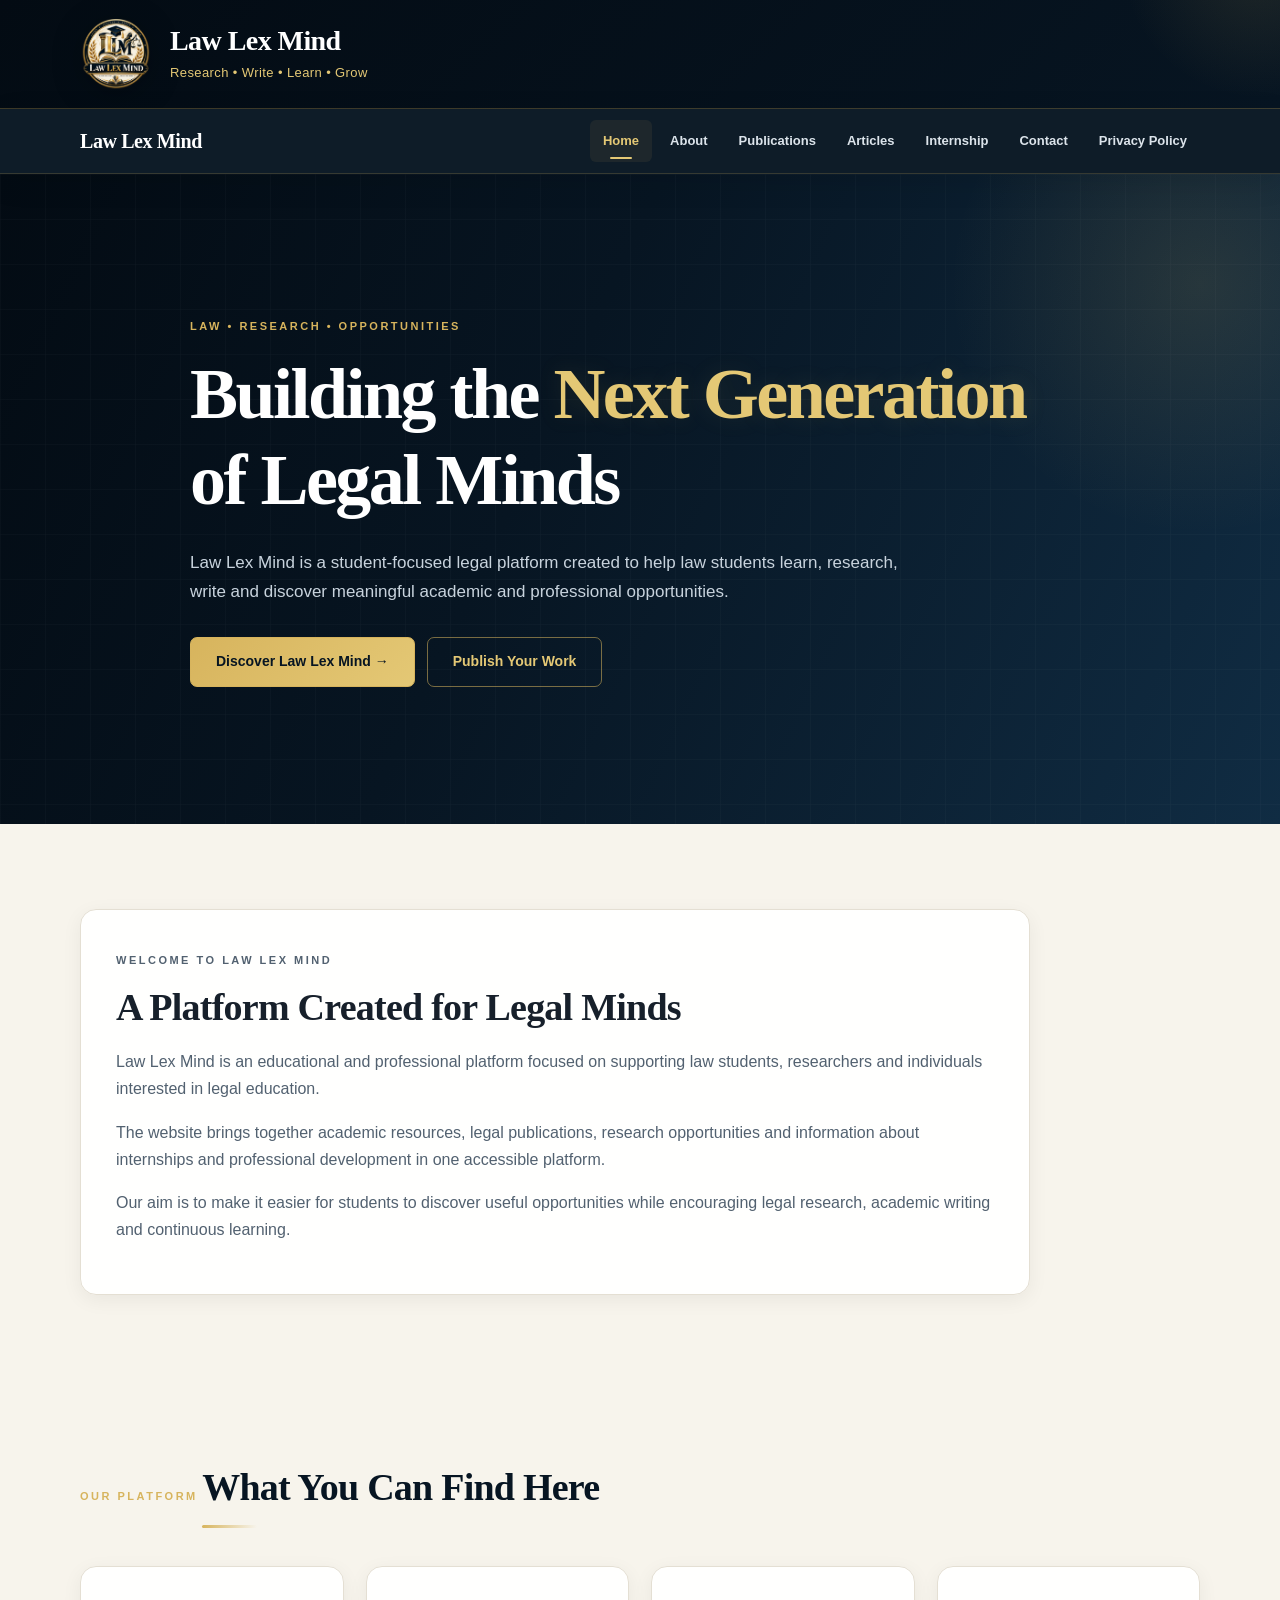
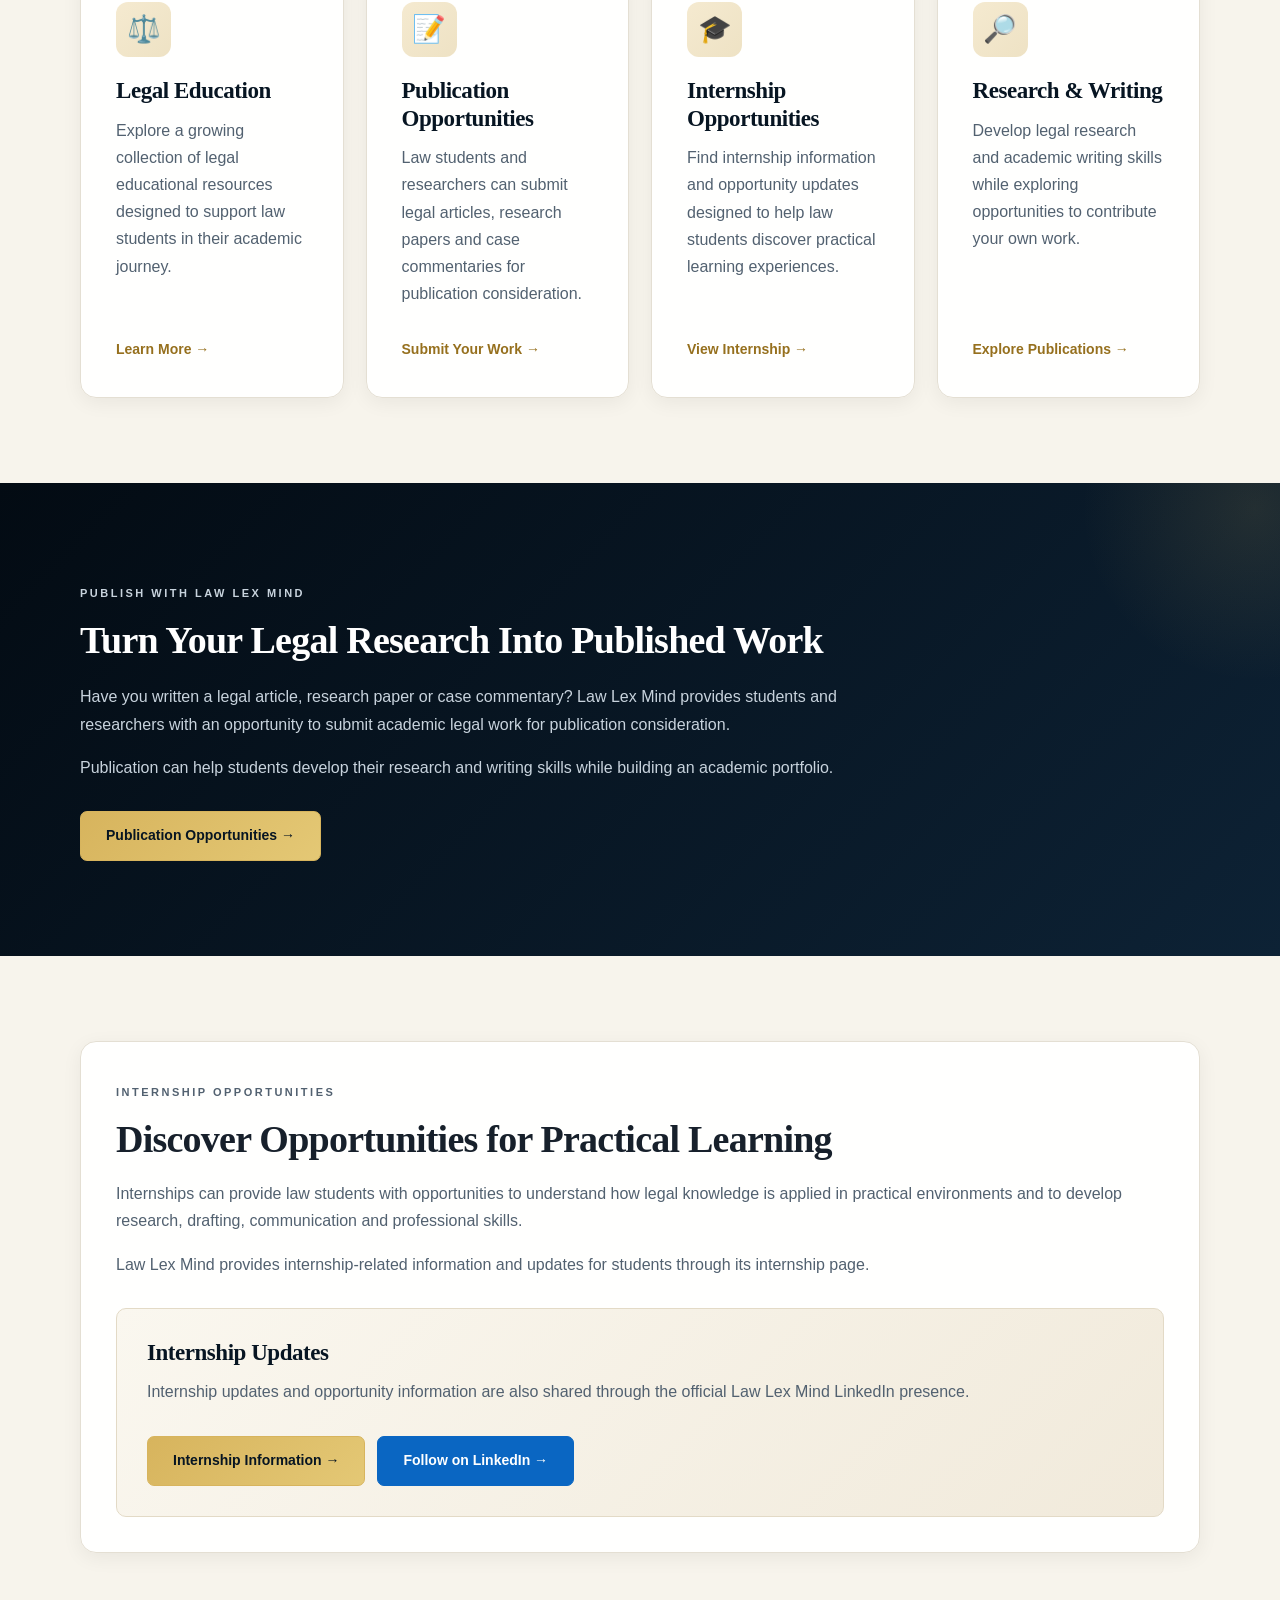
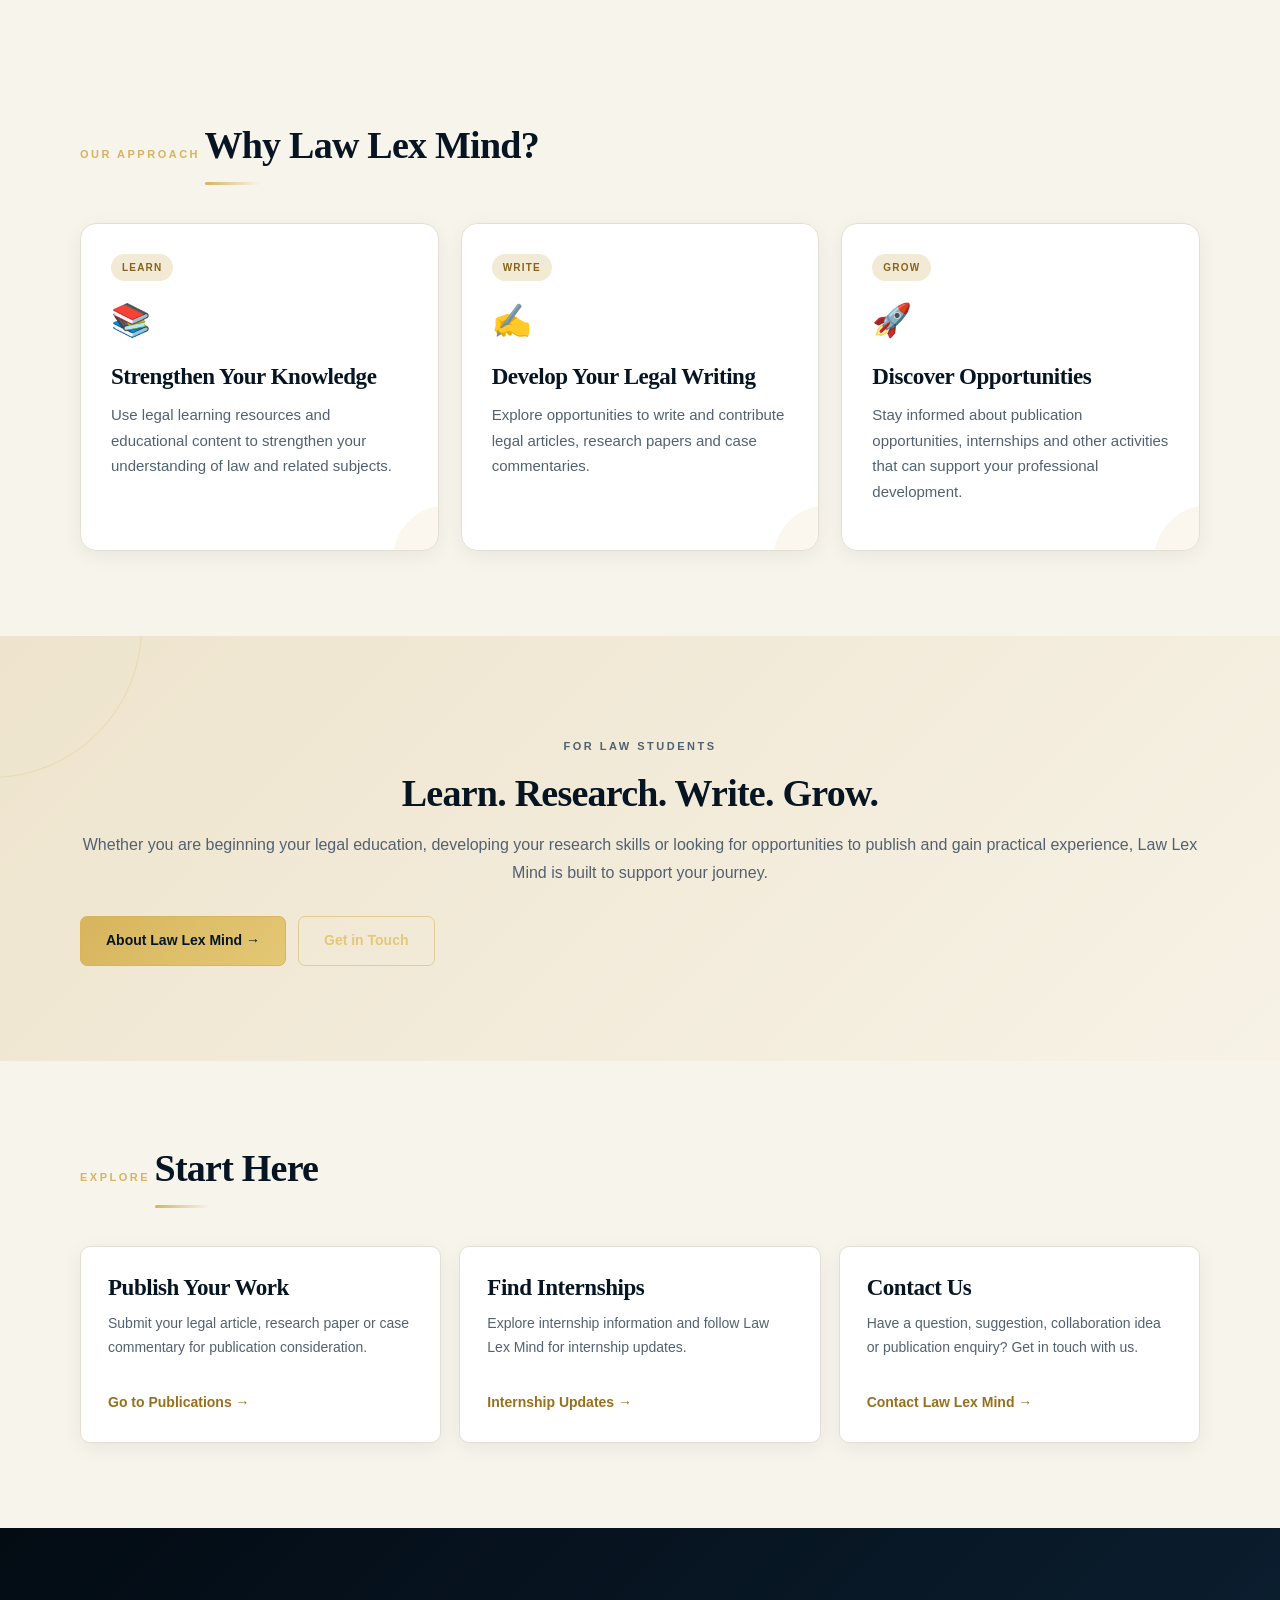
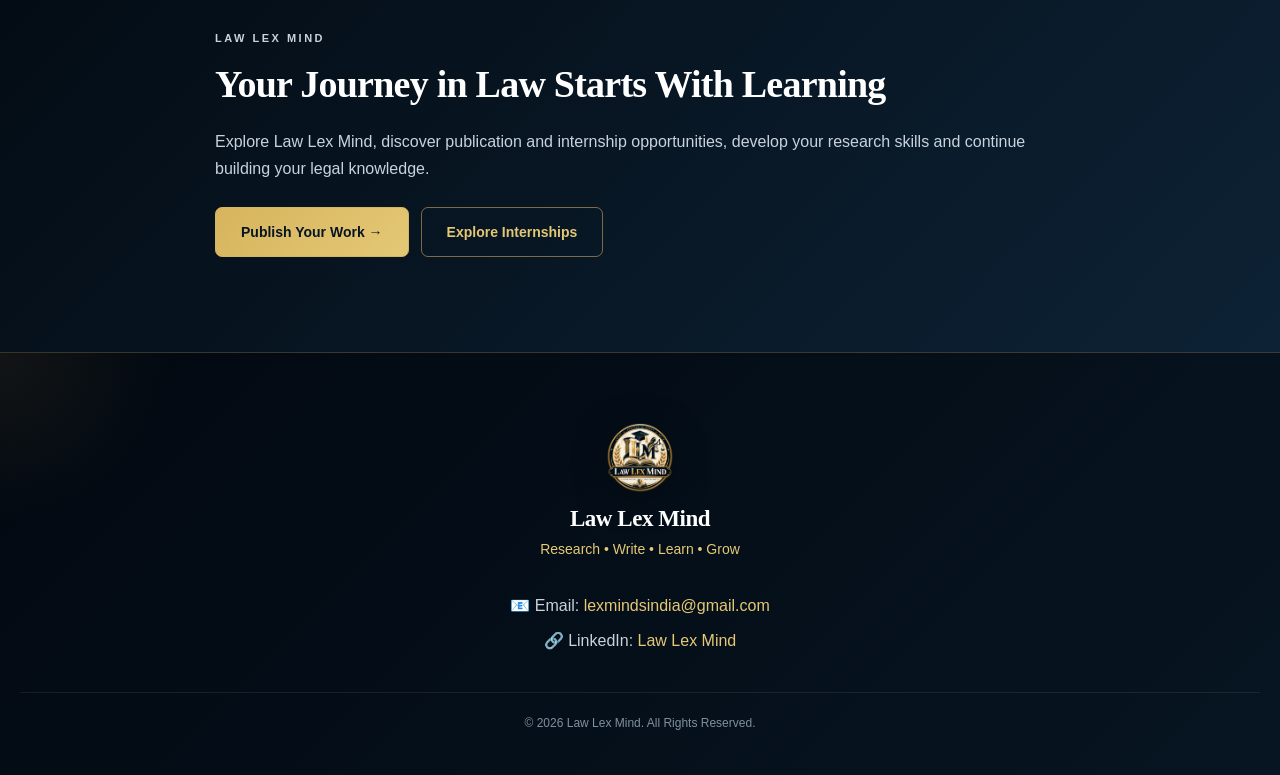
<file: index.html>
<!DOCTYPE html>
<html lang="en">

<head>

  <meta charset="UTF-8">

  <meta name="viewport"
        content="width=device-width, initial-scale=1.0">

  <title>Law Lex Mind | Legal Education, Publications & Opportunities</title>

  <meta name="description"
        content="Law Lex Mind is a student-focused legal education platform providing legal resources, publication opportunities, internship information, research guidance and opportunities for law students.">

  <meta name="keywords"
        content="Law Lex Mind, law students, legal education, legal research, legal publications, law internships, law students opportunities, legal articles">

  <meta name="author"
        content="Law Lex Mind">

  <link rel="icon"
        type="image/png"
        href="logo.png">

  <link rel="stylesheet"
        href="style.css">

</head>


<body>


<!-- =====================================================
     HEADER
===================================================== -->

<header class="site-header">

  <div class="logo-area">

    <img
      src="logo.png"
      alt="Law Lex Mind Logo"
      class="site-logo">

    <div class="brand-text">

      <h1>
        Law Lex Mind
      </h1>

      <p>
        Research • Write • Learn • Grow
      </p>

    </div>

  </div>

</header>


<!-- =====================================================
     NAVIGATION
===================================================== -->

<nav class="main-navigation">

  <div class="nav-inner">

    <div class="nav-brand">
      <a href="index.html">Law Lex Mind</a>
    </div>

    <div class="nav-links">

      <a href="index.html" class="active">Home</a>

      <a href="about.html">About</a>

      <a href="publications.html">Publications</a>

      <a href="articles.html">Articles</a>

      <a href="internship.html">Internship</a>

      <a href="contact.html">Contact</a>

      <a href="policy.html">Privacy Policy</a>

    </div>

  </div>

</nav>


<!-- =====================================================
     HERO
===================================================== -->

<section class="hero">

  <div class="hero-content">

    <p class="hero-tag">
      LAW • RESEARCH • OPPORTUNITIES
    </p>

    <h2>

      Building the
      <span>Next Generation</span>
      of Legal Minds

    </h2>

    <p class="hero-text">

      Law Lex Mind is a student-focused legal platform
      created to help law students learn, research,
      write and discover meaningful academic and
      professional opportunities.

    </p>


    <div class="hero-buttons">

      <a
        href="about.html"
        class="btn">

        Discover Law Lex Mind →

      </a>

      <a
        href="publications.html"
        class="btn secondary-btn">

        Publish Your Work

      </a>

    </div>

  </div>

</section>


<!-- =====================================================
     INTRODUCTION
===================================================== -->

<section class="container">

  <div class="card intro-card">

    <p class="small-heading">
      WELCOME TO LAW LEX MIND
    </p>

    <h2>
      A Platform Created for Legal Minds
    </h2>

    <p>

      Law Lex Mind is an educational and professional
      platform focused on supporting law students,
      researchers and individuals interested in legal
      education.

    </p>

    <p>

      The website brings together academic resources,
      legal publications, research opportunities and
      information about internships and professional
      development in one accessible platform.

    </p>

    <p>

      Our aim is to make it easier for students to
      discover useful opportunities while encouraging
      legal research, academic writing and continuous
      learning.

    </p>

  </div>

</section>


<!-- =====================================================
     WHAT LAW LEX MIND OFFERS
===================================================== -->

<section class="container">

  <div class="section-heading">

    <p class="small-heading">
      OUR PLATFORM
    </p>

    <h2>
      What You Can Find Here
    </h2>

  </div>


  <div class="feature-grid">


    <!-- EDUCATION -->

    <div class="card feature-card">

      <div class="feature-icon">
        ⚖️
      </div>

      <h3>
        Legal Education
      </h3>

      <p>

        Explore a growing collection of legal
        educational resources designed to support
        law students in their academic journey.

      </p>

      <a
        href="about.html"
        class="article-link">

        Learn More →

      </a>

    </div>


    <!-- PUBLICATIONS -->

    <div class="card feature-card">

      <div class="feature-icon">
        📝
      </div>

      <h3>
        Publication Opportunities
      </h3>

      <p>

        Law students and researchers can submit
        legal articles, research papers and case
        commentaries for publication consideration.

      </p>

      <a
        href="publications.html"
        class="article-link">

        Submit Your Work →

      </a>

    </div>


    <!-- INTERNSHIPS -->

    <div class="card feature-card">

      <div class="feature-icon">
        🎓
      </div>

      <h3>
        Internship Opportunities
      </h3>

      <p>

        Find internship information and opportunity
        updates designed to help law students discover
        practical learning experiences.

      </p>

      <a
        href="internship.html"
        class="article-link">

        View Internship →

      </a>

    </div>


    <!-- RESEARCH -->

    <div class="card feature-card">

      <div class="feature-icon">
        🔎
      </div>

      <h3>
        Research & Writing
      </h3>

      <p>

        Develop legal research and academic writing
        skills while exploring opportunities to
        contribute your own work.

      </p>

      <a
        href="publications.html"
        class="article-link">

        Explore Publications →

      </a>

    </div>

  </div>

</section>


<!-- =====================================================
     PUBLICATION SECTION
===================================================== -->

<section class="dark-section">

  <div class="container">

    <div class="purpose-content">

      <p class="small-heading">
        PUBLISH WITH LAW LEX MIND
      </p>

      <h2>
        Turn Your Legal Research Into Published Work
      </h2>

      <p>

        Have you written a legal article, research paper
        or case commentary?

        Law Lex Mind provides students and researchers
        with an opportunity to submit academic legal
        work for publication consideration.

      </p>

      <p>

        Publication can help students develop their
        research and writing skills while building an
        academic portfolio.

      </p>


      <div class="hero-buttons">

        <a
          href="publications.html"
          class="btn">

          Publication Opportunities →

        </a>

      </div>

    </div>

  </div>

</section>


<!-- =====================================================
     INTERNSHIP SECTION
===================================================== -->

<section class="container">

  <div class="card">

    <p class="small-heading">
      INTERNSHIP OPPORTUNITIES
    </p>

    <h2>
      Discover Opportunities for Practical Learning
    </h2>

    <p>

      Internships can provide law students with
      opportunities to understand how legal knowledge
      is applied in practical environments and to
      develop research, drafting, communication and
      professional skills.

    </p>

    <p>

      Law Lex Mind provides internship-related
      information and updates for students through
      its internship page.

    </p>


    <div class="submission-box">

      <h3>
        Internship Updates
      </h3>

      <p>

        Internship updates and opportunity information
        are also shared through the official Law Lex Mind
        LinkedIn presence.

      </p>

      <div class="hero-buttons">

        <a
          href="internship.html"
          class="btn">

          Internship Information →

        </a>

        <a
          href="https://www.linkedin.com/company/legal-school-notes/"
          target="_blank"
          rel="noopener noreferrer"
          class="btn linkedin-btn">

          Follow on LinkedIn →

        </a>

      </div>

    </div>

  </div>

</section>


<!-- =====================================================
     WHY LAW LEX MIND
===================================================== -->

<section class="container">

  <div class="section-heading">

    <p class="small-heading">
      OUR APPROACH
    </p>

    <h2>
      Why Law Lex Mind?
    </h2>

  </div>


  <div class="article-grid">


    <div class="article-card">

      <span class="article-category">
        LEARN
      </span>

      <div class="article-icon">
        📚
      </div>

      <h3>
        Strengthen Your Knowledge
      </h3>

      <p>

        Use legal learning resources and educational
        content to strengthen your understanding of
        law and related subjects.

      </p>

    </div>


    <div class="article-card">

      <span class="article-category">
        WRITE
      </span>

      <div class="article-icon">
        ✍️
      </div>

      <h3>
        Develop Your Legal Writing
      </h3>

      <p>

        Explore opportunities to write and contribute
        legal articles, research papers and case
        commentaries.

      </p>

    </div>


    <div class="article-card">

      <span class="article-category">
        GROW
      </span>

      <div class="article-icon">
        🚀
      </div>

      <h3>
        Discover Opportunities
      </h3>

      <p>

        Stay informed about publication opportunities,
        internships and other activities that can
        support your professional development.

      </p>

    </div>

  </div>

</section>


<!-- =====================================================
     STUDENT COMMUNITY
===================================================== -->

<section class="cta-section">

  <div class="container">

    <p class="small-heading">
      FOR LAW STUDENTS
    </p>

    <h2>
      Learn. Research. Write. Grow.
    </h2>

    <p>

      Whether you are beginning your legal education,
      developing your research skills or looking for
      opportunities to publish and gain practical
      experience, Law Lex Mind is built to support
      your journey.

    </p>

    <div class="hero-buttons">

      <a
        href="about.html"
        class="btn">

        About Law Lex Mind →

      </a>

      <a
        href="contact.html"
        class="btn secondary-btn">

        Get in Touch

      </a>

    </div>

  </div>

</section>


<!-- =====================================================
     QUICK LINKS
===================================================== -->

<section class="container">

  <div class="section-heading">

    <p class="small-heading">
      EXPLORE
    </p>

    <h2>
      Start Here
    </h2>

  </div>


  <div class="publication-info">


    <div class="publication-info-box">

      <h3>
        Publish Your Work
      </h3>

      <p>

        Submit your legal article, research paper or
        case commentary for publication consideration.

      </p>

      <a
        href="publications.html"
        class="article-link">

        Go to Publications →

      </a>

    </div>


    <div class="publication-info-box">

      <h3>
        Find Internships
      </h3>

      <p>

        Explore internship information and follow
        Law Lex Mind for internship updates.

      </p>

      <a
        href="internship.html"
        class="article-link">

        Internship Updates →

      </a>

    </div>


    <div class="publication-info-box">

      <h3>
        Contact Us
      </h3>

      <p>

        Have a question, suggestion, collaboration idea
        or publication enquiry? Get in touch with us.

      </p>

      <a
        href="contact.html"
        class="article-link">

        Contact Law Lex Mind →

      </a>

    </div>


  </div>

</section>


<!-- =====================================================
     FINAL CTA
===================================================== -->

<section class="policy-contact">

  <div class="contact-content">

    <p class="small-heading">
      LAW LEX MIND
    </p>

    <h2>
      Your Journey in Law Starts With Learning
    </h2>

    <p>

      Explore Law Lex Mind, discover publication and
      internship opportunities, develop your research
      skills and continue building your legal knowledge.

    </p>

    <div class="hero-buttons">

      <a
        href="publications.html"
        class="btn">

        Publish Your Work →

      </a>

      <a
        href="internship.html"
        class="btn secondary-btn">

        Explore Internships

      </a>

    </div>

  </div>

</section>


<!-- =====================================================
     FOOTER
===================================================== -->

<footer class="site-footer">


  <div class="footer-logo">

    <img
      src="logo.png"
      alt="Law Lex Mind Logo"
      class="footer-logo-img">

    <h3>
      Law Lex Mind
    </h3>

    <p>
      Research • Write • Learn • Grow
    </p>

  </div>



  <div class="footer-contact">

    <p>

      📧 Email:

      <a href="mailto:lexmindsindia@gmail.com">

        lexmindsindia@gmail.com

      </a>

    </p>


    <p>

      🔗 LinkedIn:

      <a
        href="https://www.linkedin.com/company/legal-school-notes/"
        target="_blank"
        rel="noopener noreferrer">

        Law Lex Mind

      </a>

    </p>

  </div>


  <p class="copyright">

    © 2026 Law Lex Mind.
    All Rights Reserved.

  </p>


</footer>


</body>

</html>
</file>
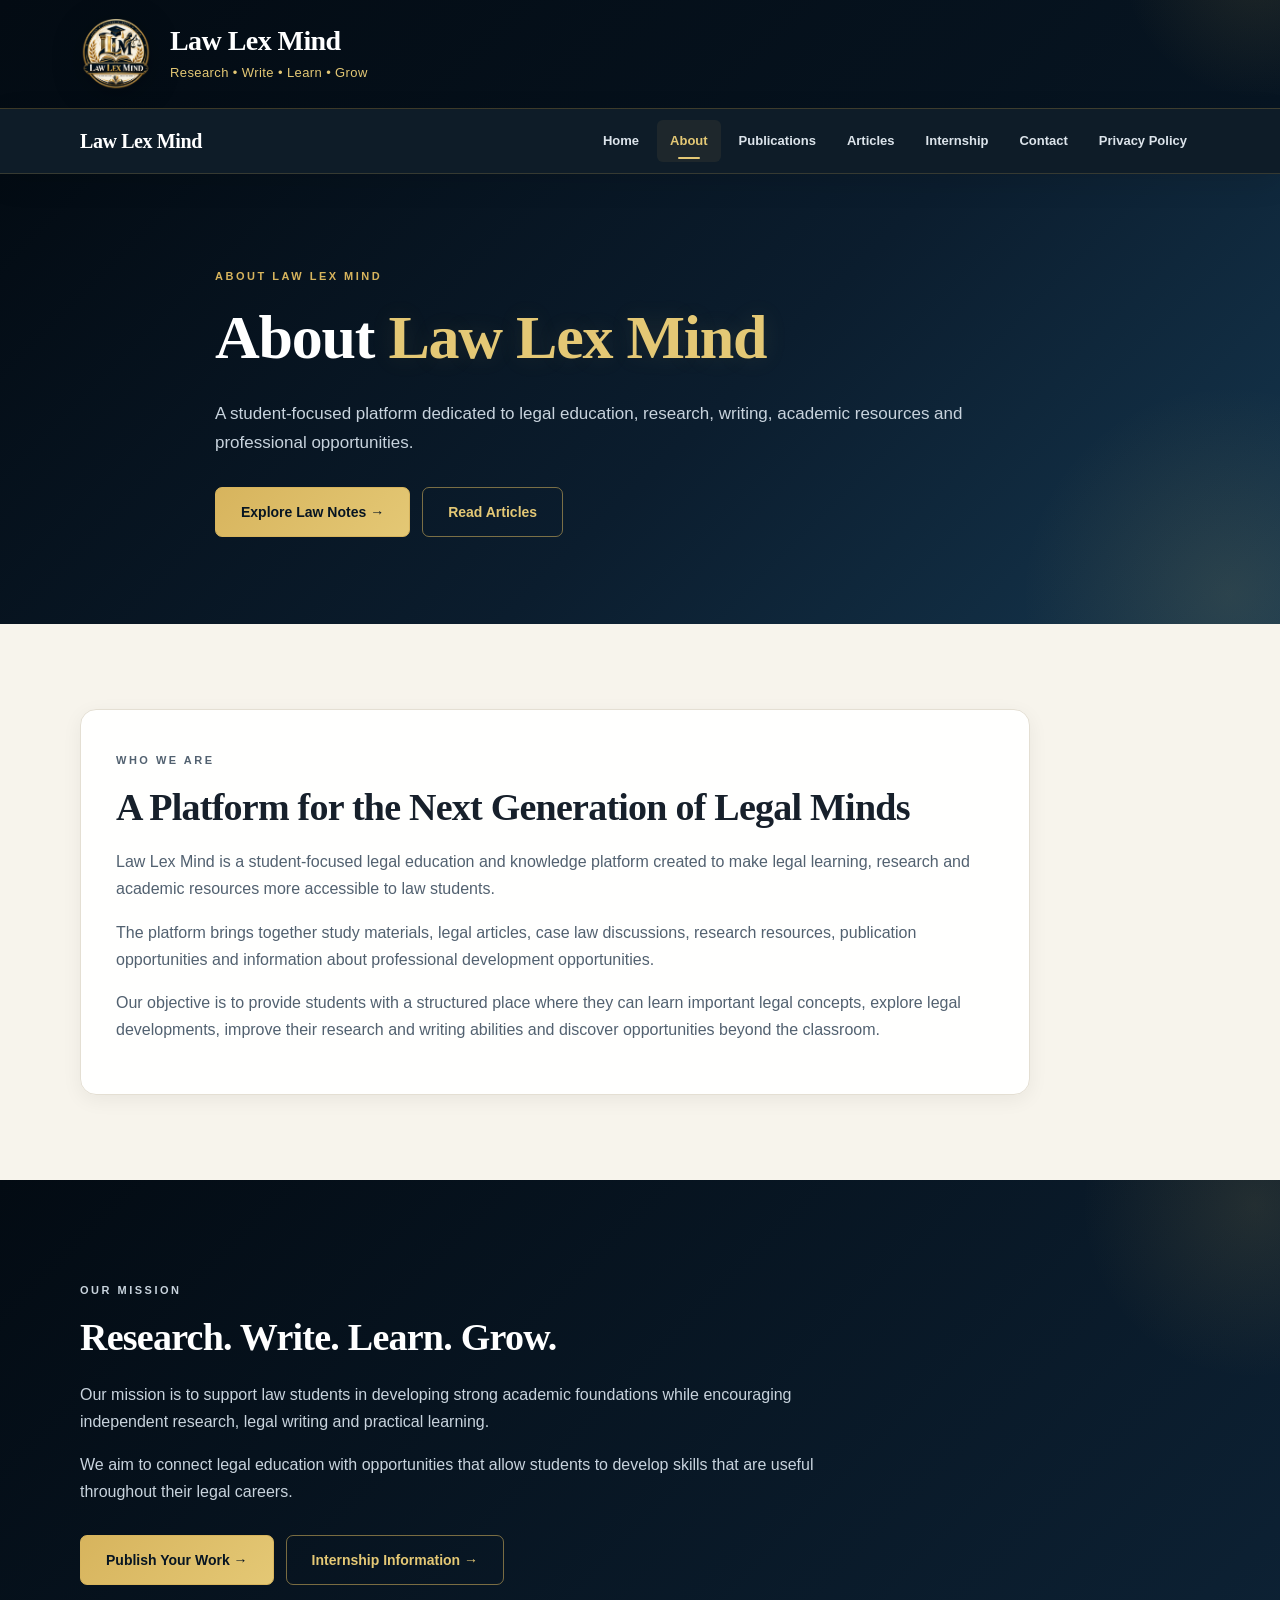
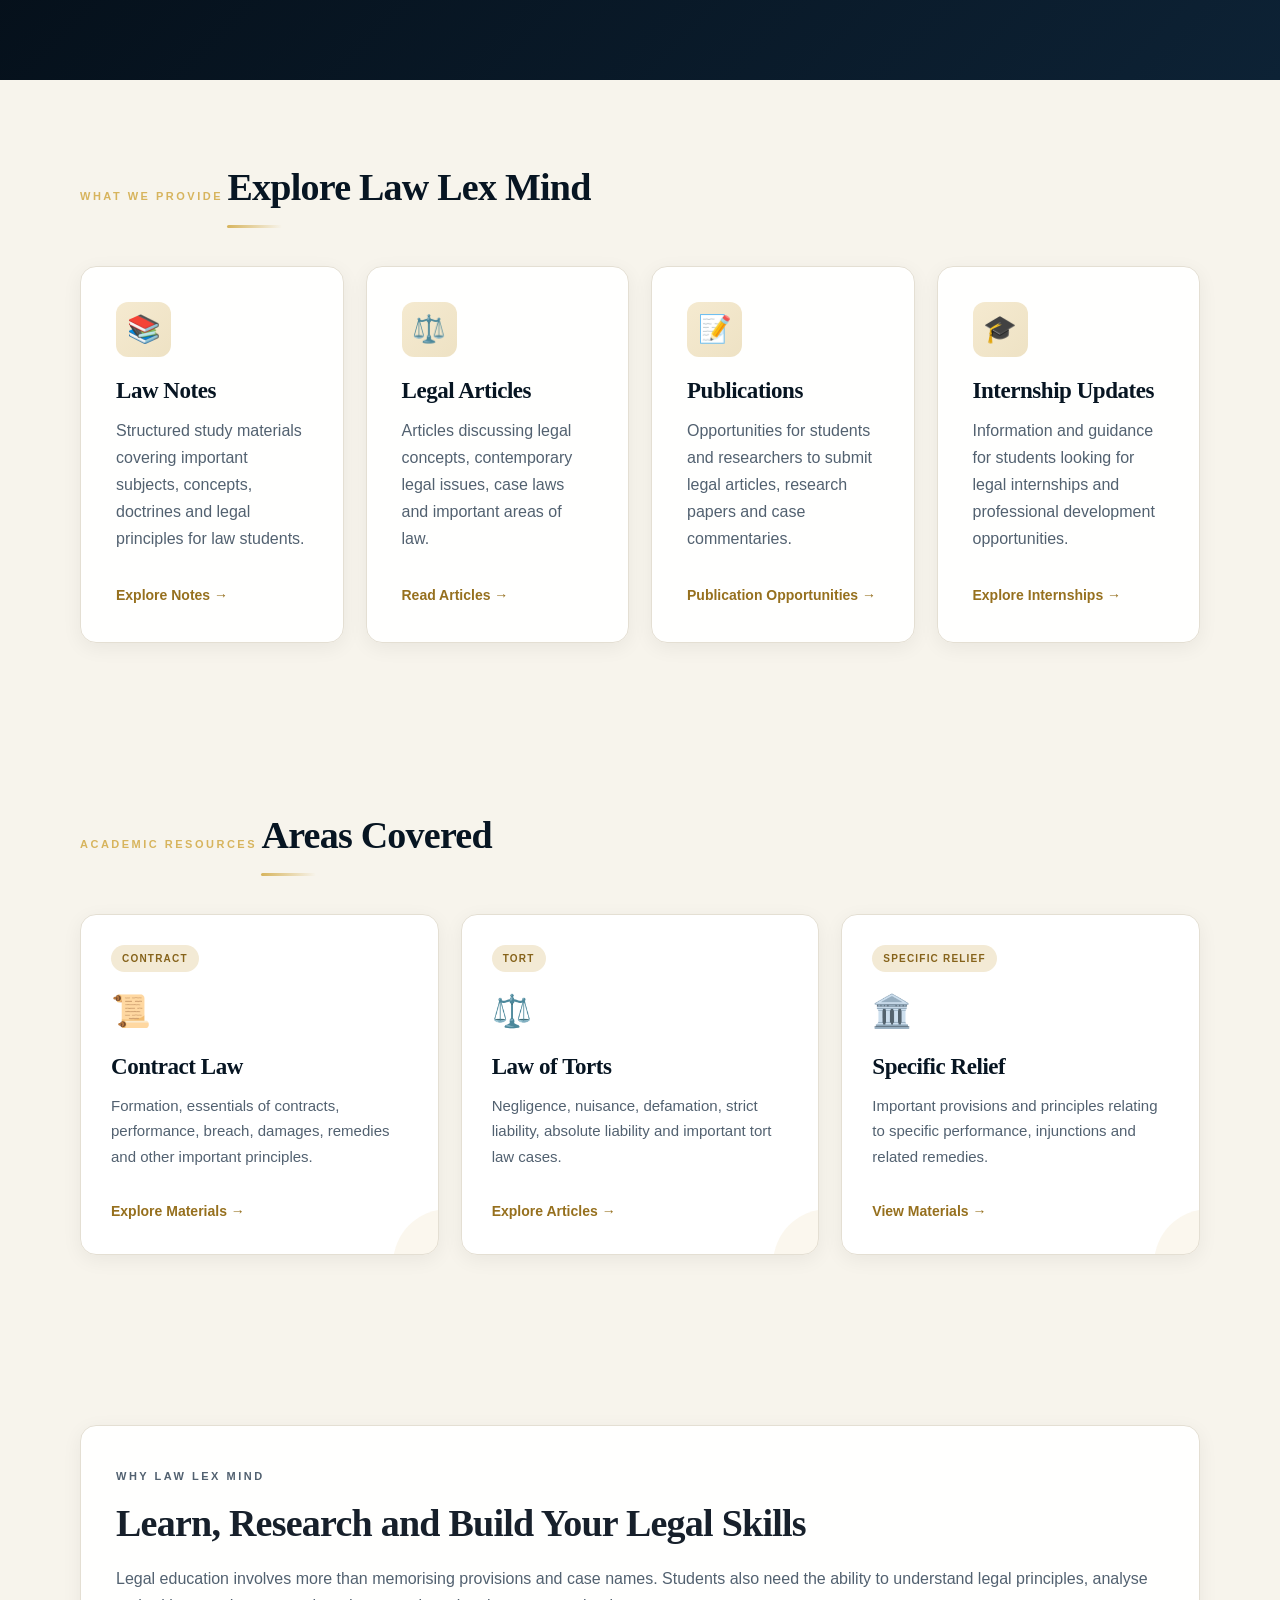
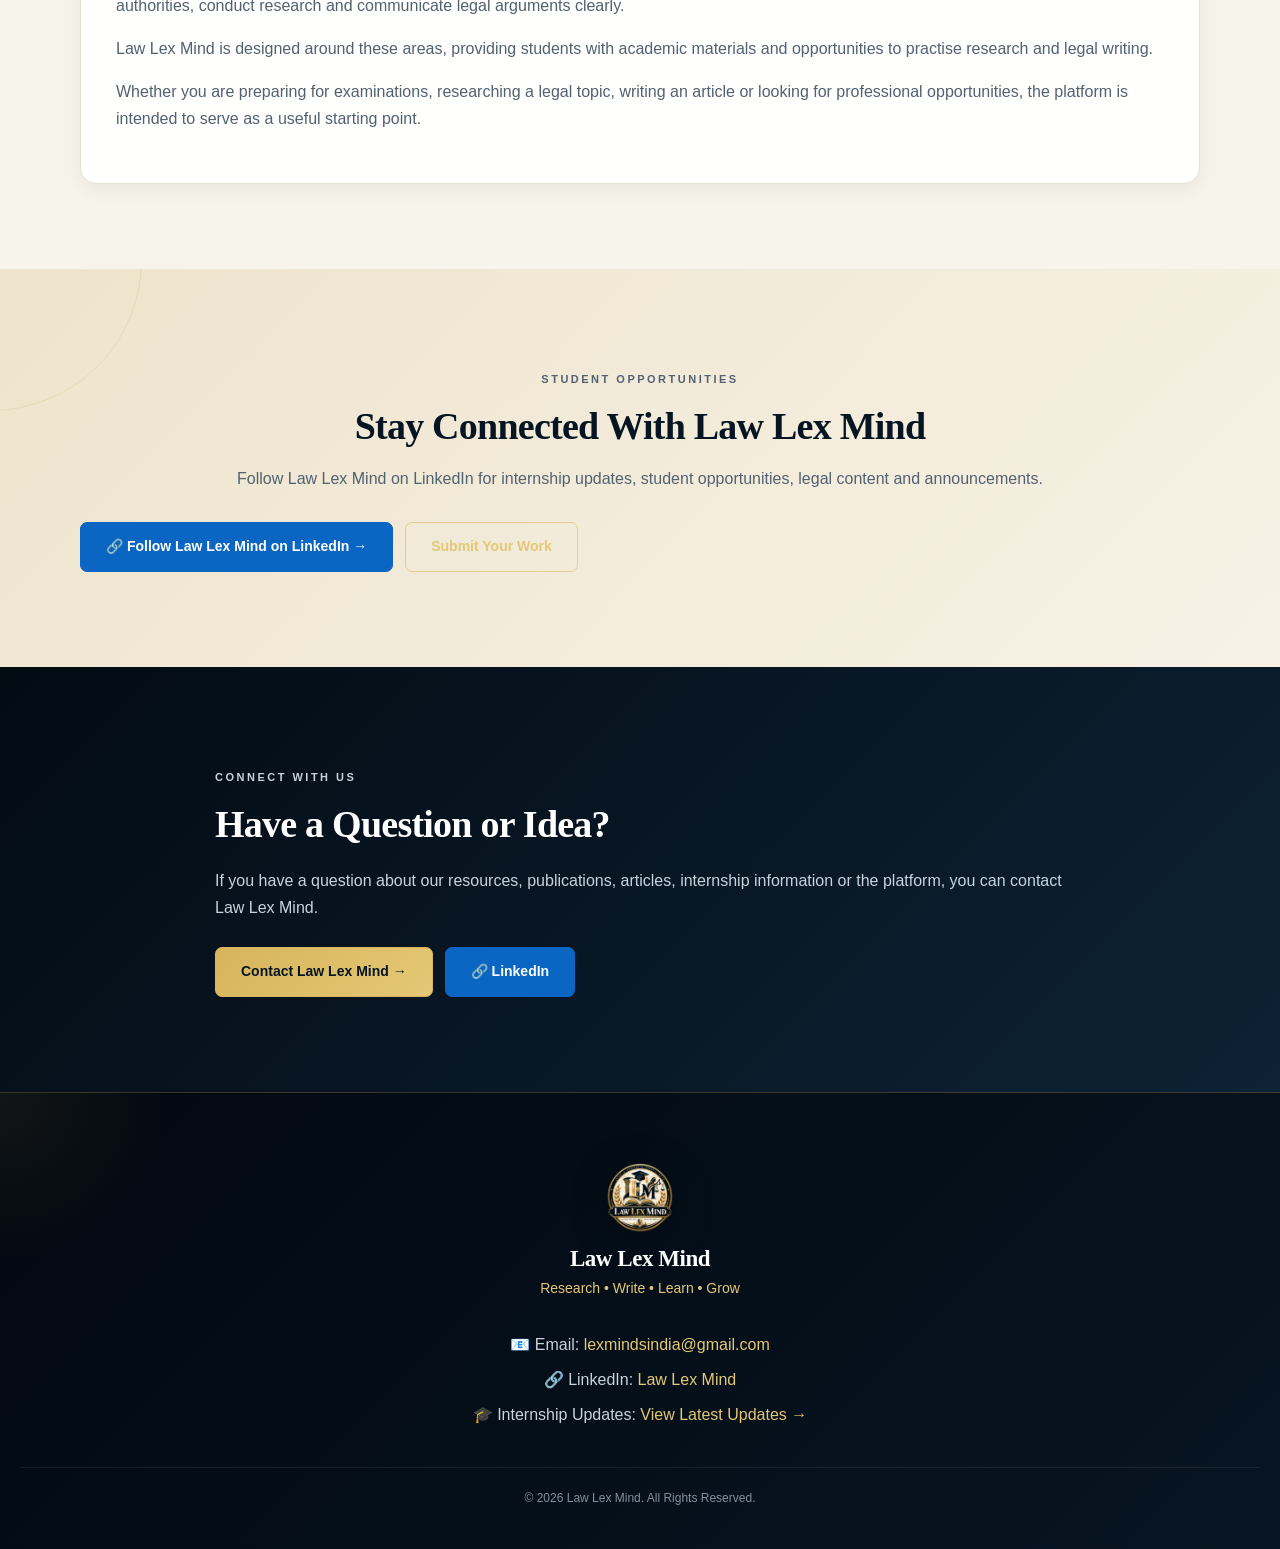
<file: about.html>
<!DOCTYPE html>
<html lang="en">

<head>

  <meta charset="UTF-8">

  <meta name="viewport"
        content="width=device-width, initial-scale=1.0">

  <title>About Us | Law Lex Mind</title>

  <meta name="description"
        content="Learn about Law Lex Mind, a student-focused legal education platform providing law notes, legal articles, case law resources, publication opportunities and internship updates.">

  <meta name="keywords"
        content="Law Lex Mind, about Law Lex Mind, law students, legal education, legal research, law notes, legal articles, internships">

  <meta name="author"
        content="Law Lex Mind">

  <link rel="icon"
        type="image/png"
        href="logo.png">

  <link rel="stylesheet"
        href="style.css">

</head>


<body>


<!-- =====================================================
     HEADER
===================================================== -->

<header class="site-header">

  <div class="logo-area">

    <img
      src="logo.png"
      alt="Law Lex Mind Logo"
      class="site-logo">

    <div class="brand-text">

      <h1>
        Law Lex Mind
      </h1>

      <p>
        Research • Write • Learn • Grow
      </p>

    </div>

  </div>

</header>


<!-- =====================================================
     NAVIGATION
===================================================== -->

<nav class="main-navigation">

  <div class="nav-inner">

    <div class="nav-brand">
      <a href="index.html">Law Lex Mind</a>
    </div>

    <div class="nav-links">

      <a href="index.html">Home</a>

      <a href="about.html" class="active">About</a>

      <a href="publications.html">Publications</a>

      <a href="articles.html">Articles</a>

      <a href="internship.html">Internship</a>

      <a href="contact.html">Contact</a>

      <a href="policy.html">Privacy Policy</a>

    </div>

  </div>

</nav>

<!-- =====================================================
     ABOUT HERO
===================================================== -->

<section class="policy-hero">

  <div class="policy-hero-content">

    <p class="hero-tag">
      ABOUT LAW LEX MIND
    </p>


    <h2>
      About <span>Law Lex Mind</span>
    </h2>


    <p class="hero-text">

      A student-focused platform dedicated to legal
      education, research, writing, academic resources
      and professional opportunities.

    </p>


    <div class="hero-buttons">

      <a
        href="notes.html"
        class="btn">

        Explore Law Notes →

      </a>


      <a
        href="articles.html"
        class="btn secondary-btn">

        Read Articles

      </a>

    </div>

  </div>

</section>


<!-- =====================================================
     WHO WE ARE
===================================================== -->

<section class="container">

  <div class="card intro-card">

    <p class="small-heading">
      WHO WE ARE
    </p>


    <h2>
      A Platform for the Next Generation of Legal Minds
    </h2>


    <p>

      Law Lex Mind is a student-focused legal education
      and knowledge platform created to make legal
      learning, research and academic resources more
      accessible to law students.

    </p>


    <p>

      The platform brings together study materials,
      legal articles, case law discussions, research
      resources, publication opportunities and
      information about professional development
      opportunities.

    </p>


    <p>

      Our objective is to provide students with a
      structured place where they can learn important
      legal concepts, explore legal developments,
      improve their research and writing abilities and
      discover opportunities beyond the classroom.

    </p>

  </div>

</section>


<!-- =====================================================
     OUR MISSION
===================================================== -->

<section class="dark-section">

  <div class="container">

    <div class="purpose-content">

      <p class="small-heading">
        OUR MISSION
      </p>


      <h2>
        Research. Write. Learn. Grow.
      </h2>


      <p>

        Our mission is to support law students in
        developing strong academic foundations while
        encouraging independent research, legal
        writing and practical learning.

      </p>


      <p>

        We aim to connect legal education with
        opportunities that allow students to develop
        skills that are useful throughout their legal
        careers.

      </p>


      <div class="hero-buttons">

        <a
          href="publications.html"
          class="btn">

          Publish Your Work →

        </a>


        <a
          href="internship.html"
          class="btn secondary-btn">

          Internship Information →

        </a>

      </div>

    </div>

  </div>

</section>


<!-- =====================================================
     WHAT WE PROVIDE
===================================================== -->

<section class="container">

  <div class="section-heading">

    <p class="small-heading">
      WHAT WE PROVIDE
    </p>


    <h2>
      Explore Law Lex Mind
    </h2>

  </div>


  <div class="feature-grid">


    <!-- LAW NOTES -->

    <div class="card feature-card">

      <div class="feature-icon">
        📚
      </div>


      <h3>
        Law Notes
      </h3>


      <p>

        Structured study materials covering important
        subjects, concepts, doctrines and legal
        principles for law students.

      </p>


      <a
        href="notes.html"
        class="article-link">

        Explore Notes →

      </a>

    </div>


    <!-- ARTICLES -->

    <div class="card feature-card">

      <div class="feature-icon">
        ⚖️
      </div>


      <h3>
        Legal Articles
      </h3>


      <p>

        Articles discussing legal concepts,
        contemporary legal issues, case laws and
        important areas of law.

      </p>


      <a
        href="articles.html"
        class="article-link">

        Read Articles →

      </a>

    </div>


    <!-- PUBLICATIONS -->

    <div class="card feature-card">

      <div class="feature-icon">
        📝
      </div>


      <h3>
        Publications
      </h3>


      <p>

        Opportunities for students and researchers
        to submit legal articles, research papers and
        case commentaries.

      </p>


      <a
        href="publications.html"
        class="article-link">

        Publication Opportunities →

      </a>

    </div>


    <!-- INTERNSHIPS -->

    <div class="card feature-card">

      <div class="feature-icon">
        🎓
      </div>


      <h3>
        Internship Updates
      </h3>


      <p>

        Information and guidance for students looking
        for legal internships and professional
        development opportunities.

      </p>


      <a
        href="internship.html"
        class="article-link">

        Explore Internships →

      </a>

    </div>

  </div>

</section>


<!-- =====================================================
     AREAS OF LAW
===================================================== -->

<section class="container">

  <div class="section-heading">

    <p class="small-heading">
      ACADEMIC RESOURCES
    </p>


    <h2>
      Areas Covered
    </h2>

  </div>


  <div class="article-grid">


    <div class="article-card">

      <span class="article-category">
        Contract
      </span>


      <div class="article-icon">
        📜
      </div>


      <h3>
        Contract Law
      </h3>


      <p>

        Formation, essentials of contracts,
        performance, breach, damages, remedies and
        other important principles.

      </p>


      <a
        href="notes.html"
        class="article-link">

        Explore Materials →

      </a>

    </div>


    <div class="article-card">

      <span class="article-category">
        Tort
      </span>


      <div class="article-icon">
        ⚖️
      </div>


      <h3>
        Law of Torts
      </h3>


      <p>

        Negligence, nuisance, defamation, strict
        liability, absolute liability and important
        tort law cases.

      </p>


      <a
        href="articles.html"
        class="article-link">

        Explore Articles →

      </a>

    </div>


    <div class="article-card">

      <span class="article-category">
        Specific Relief
      </span>


      <div class="article-icon">
        🏛️
      </div>


      <h3>
        Specific Relief
      </h3>


      <p>

        Important provisions and principles relating
        to specific performance, injunctions and
        related remedies.

      </p>


      <a
        href="notes.html"
        class="article-link">

        View Materials →

      </a>

    </div>


  </div>

</section>


<!-- =====================================================
     WHY LAW LEX MIND
===================================================== -->

<section class="container">

  <div class="card">


    <p class="small-heading">
      WHY LAW LEX MIND
    </p>


    <h2>
      Learn, Research and Build Your Legal Skills
    </h2>


    <p>

      Legal education involves more than memorising
      provisions and case names. Students also need
      the ability to understand legal principles,
      analyse authorities, conduct research and
      communicate legal arguments clearly.

    </p>


    <p>

      Law Lex Mind is designed around these areas,
      providing students with academic materials and
      opportunities to practise research and legal
      writing.

    </p>


    <p>

      Whether you are preparing for examinations,
      researching a legal topic, writing an article or
      looking for professional opportunities, the
      platform is intended to serve as a useful
      starting point.

    </p>

  </div>

</section>


<!-- =====================================================
     STUDENT OPPORTUNITIES
===================================================== -->

<section class="cta-section">

  <div class="container">

    <p class="small-heading">
      STUDENT OPPORTUNITIES
    </p>


    <h2>
      Stay Connected With Law Lex Mind
    </h2>


    <p>

      Follow Law Lex Mind on LinkedIn for internship
      updates, student opportunities, legal content
      and announcements.

    </p>


    <div class="hero-buttons">


      <a
        href="https://www.linkedin.com/company/legal-school-notes/"
        target="_blank"
        rel="noopener noreferrer"
        class="btn linkedin-btn">

        🔗 Follow Law Lex Mind on LinkedIn →

      </a>


      <a
        href="publications.html"
        class="btn secondary-btn">

        Submit Your Work

      </a>

    </div>

  </div>

</section>


<!-- =====================================================
     CONTACT CTA
===================================================== -->

<section class="policy-contact">

  <div class="contact-content">

    <p class="small-heading">
      CONNECT WITH US
    </p>


    <h2>
      Have a Question or Idea?
    </h2>


    <p>

      If you have a question about our resources,
      publications, articles, internship information
      or the platform, you can contact Law Lex Mind.

    </p>


    <div class="hero-buttons">


      <a
        href="contact.html"
        class="btn">

        Contact Law Lex Mind →

      </a>


      <a
        href="https://www.linkedin.com/company/legal-school-notes/"
        target="_blank"
        rel="noopener noreferrer"
        class="btn linkedin-btn">

        🔗 LinkedIn

      </a>

    </div>

  </div>

</section>


<!-- =====================================================
     FOOTER
===================================================== -->

<footer class="site-footer">


  <div class="footer-logo">

    <img
      src="logo.png"
      alt="Law Lex Mind Logo"
      class="footer-logo-img">


    <h3>
      Law Lex Mind
    </h3>


    <p>
      Research • Write • Learn • Grow
    </p>

  </div>



  <div class="footer-contact">


    <p>

      📧 Email:

      <a href="mailto:lexmindsindia@gmail.com">

        lexmindsindia@gmail.com

      </a>

    </p>


    <p>

      🔗 LinkedIn:

      <a
        href="https://www.linkedin.com/company/legal-school-notes/"
        target="_blank"
        rel="noopener noreferrer">

        Law Lex Mind

      </a>

    </p>


    <p>

      🎓 Internship Updates:

      <a
        href="https://www.linkedin.com/company/legal-school-notes/"
        target="_blank"
        rel="noopener noreferrer">

        View Latest Updates →

      </a>

    </p>

  </div>


  <p class="copyright">

    © 2026 Law Lex Mind.
    All Rights Reserved.

  </p>


</footer>


</body>

</html>
</file>
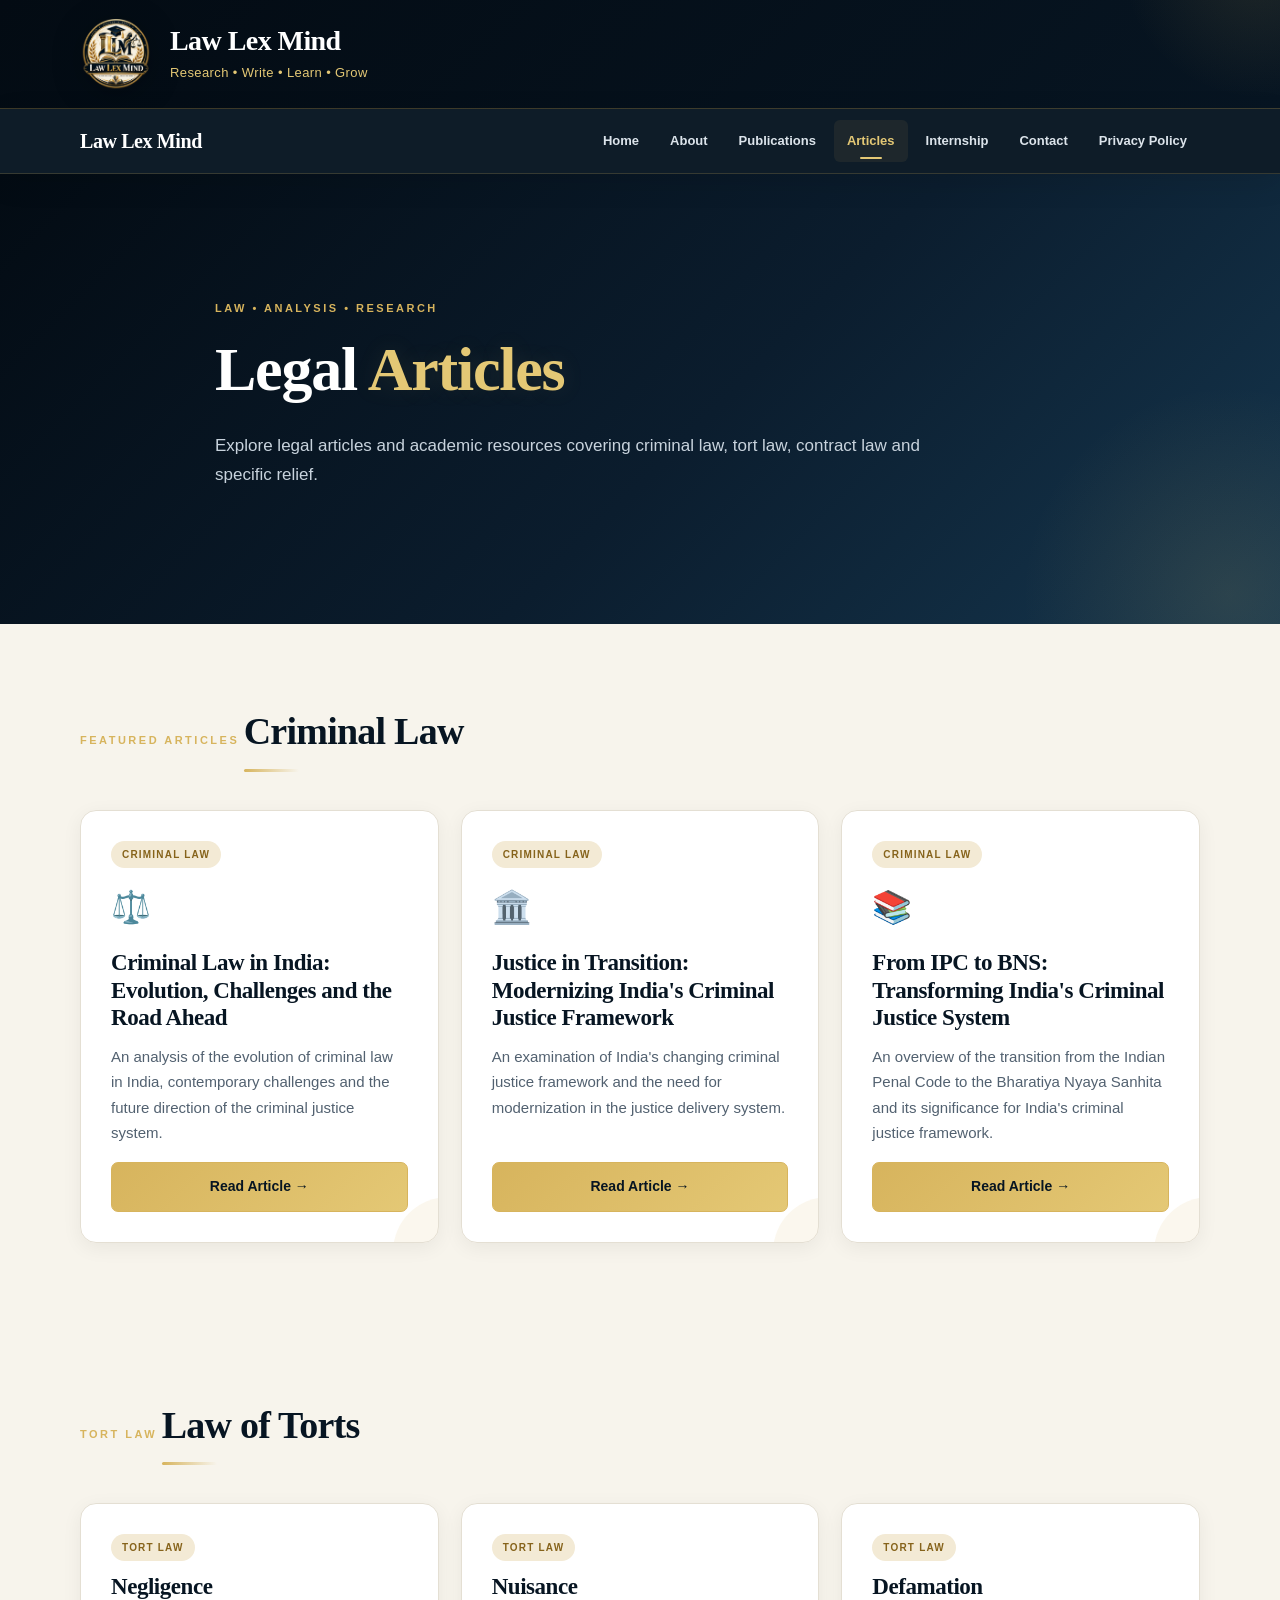
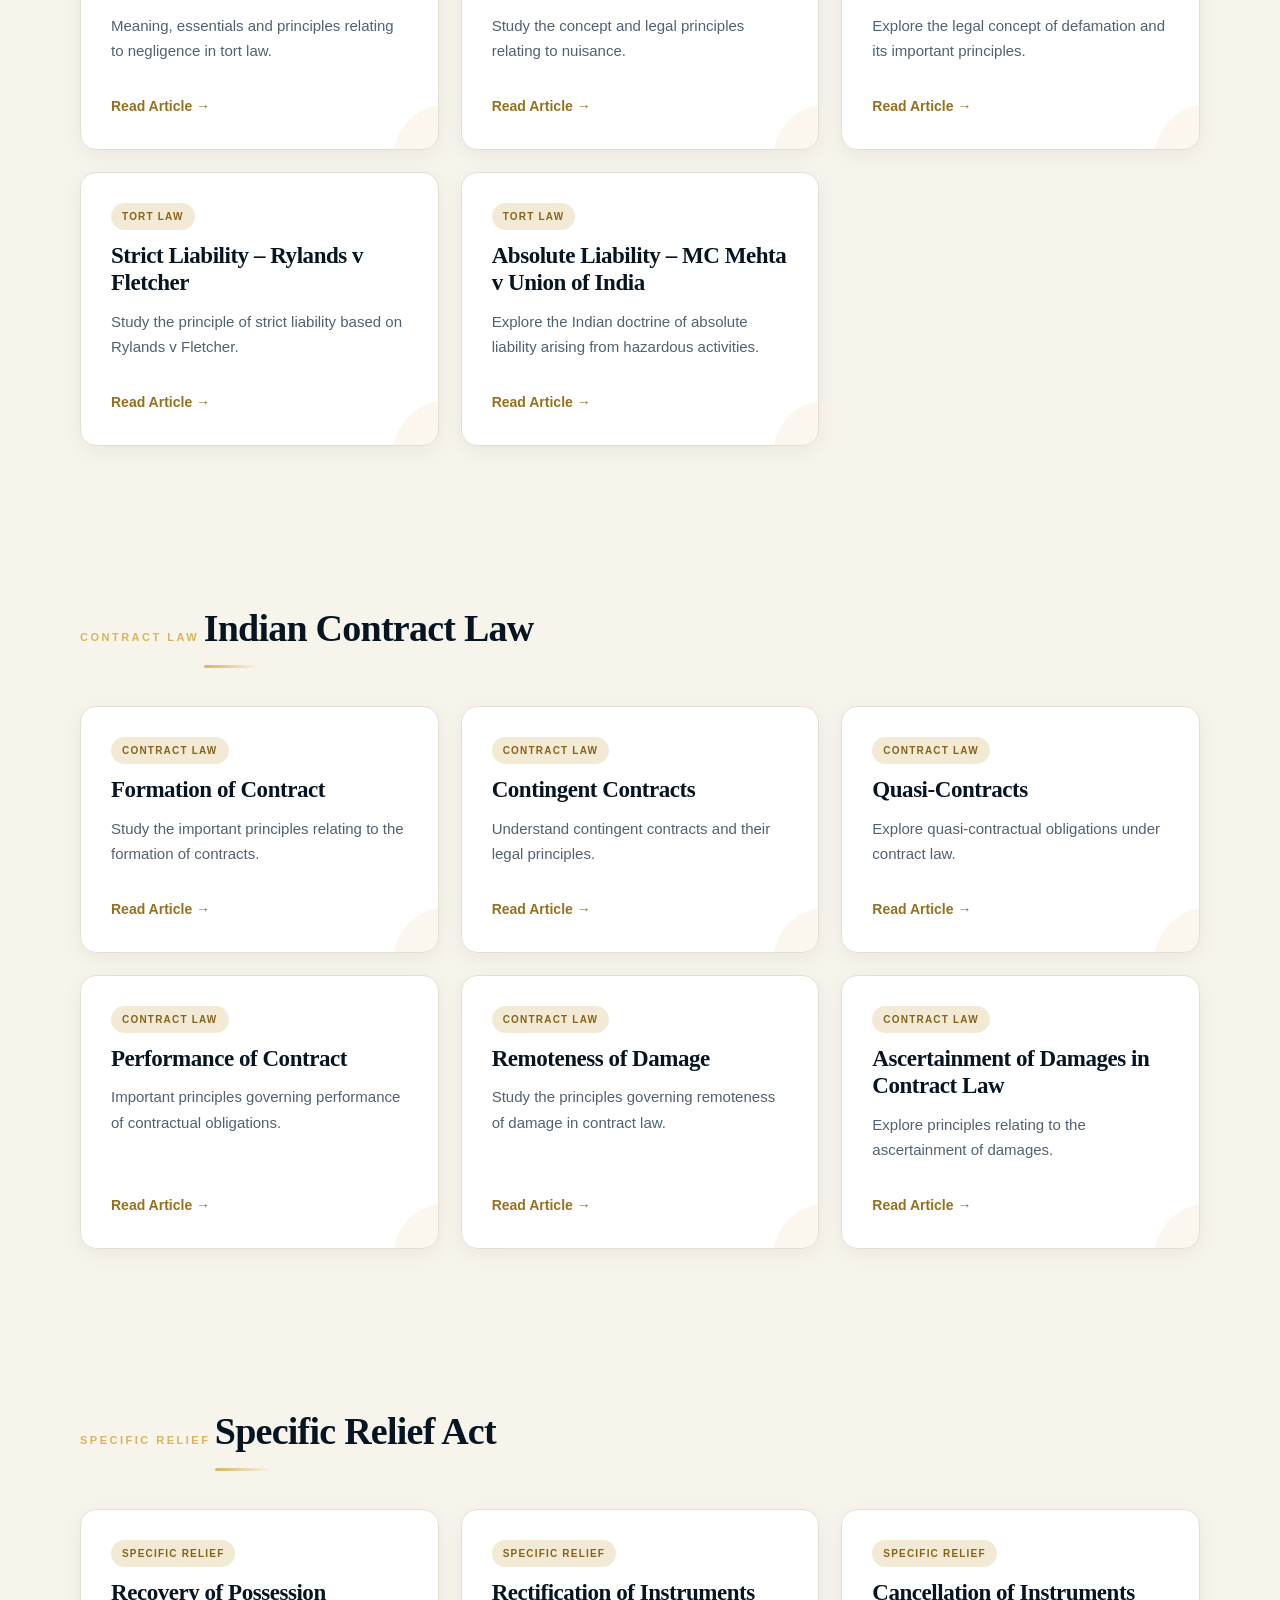
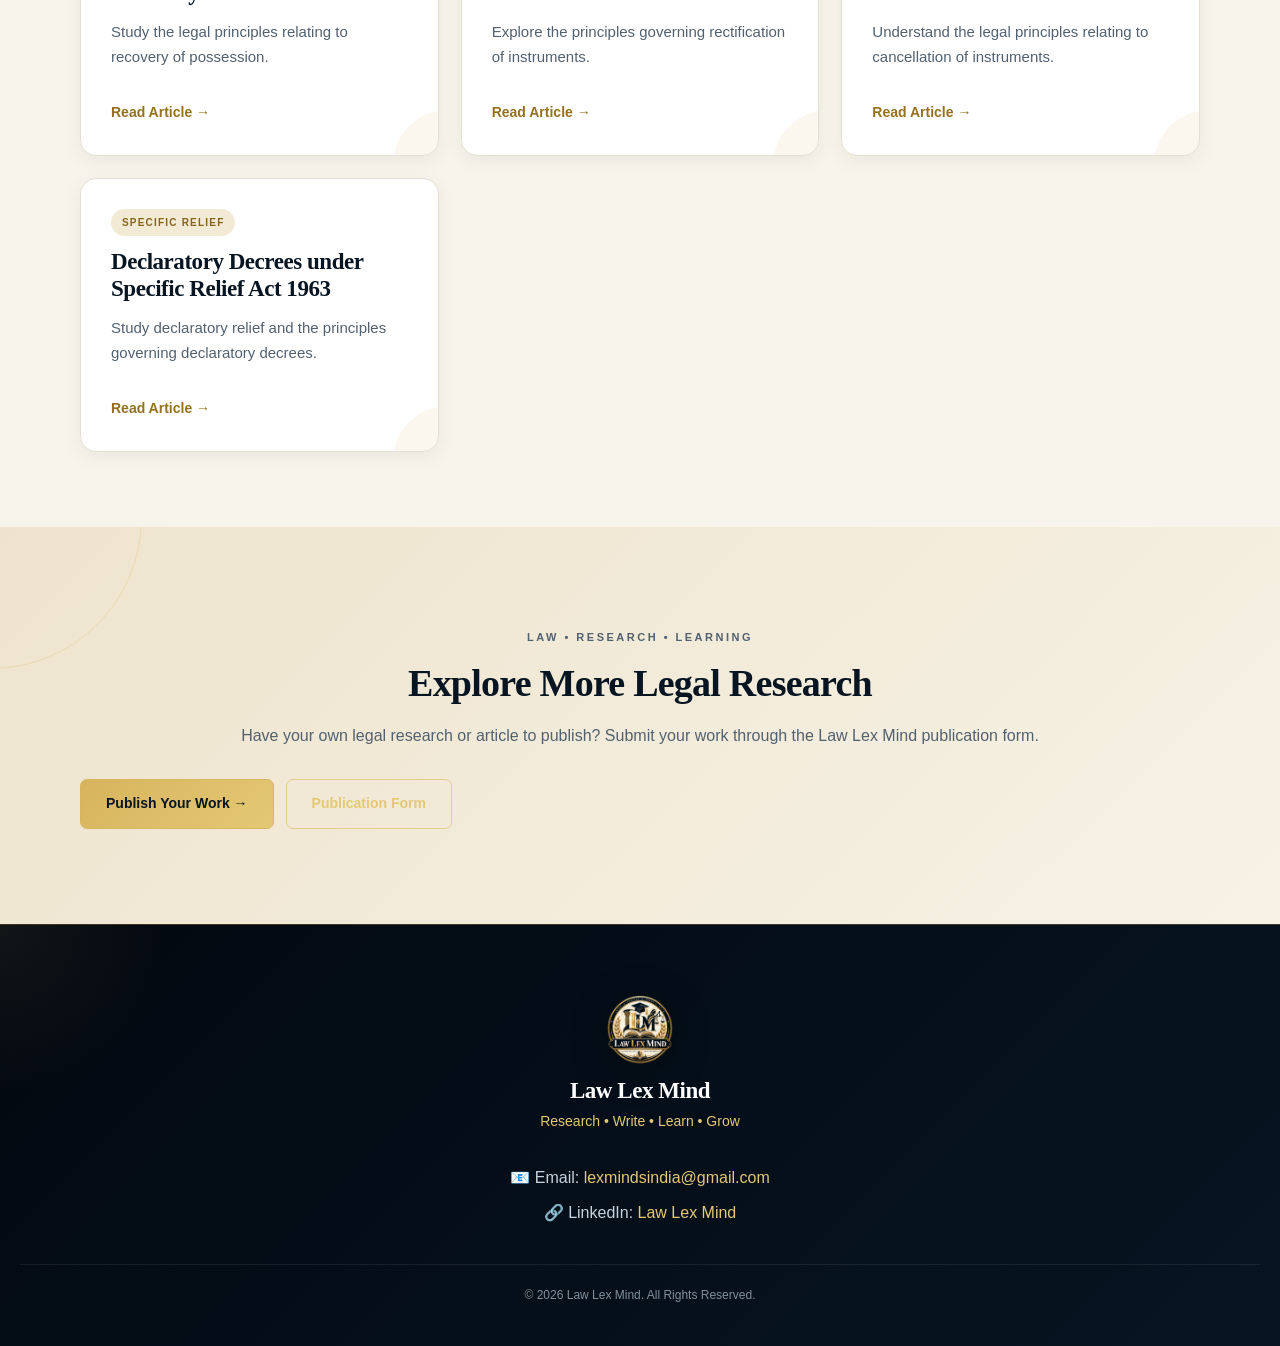
<file: articles.html>
<!DOCTYPE html>
<html lang="en">

<head>

  <meta charset="UTF-8">

  <meta name="viewport"
        content="width=device-width, initial-scale=1.0">

  <title>Legal Articles | Law Lex Mind</title>

  <meta name="description"
        content="Explore legal articles on criminal law, tort law, contract law and specific relief by Law Lex Mind.">

  <meta name="keywords"
        content="Law Lex Mind articles, criminal law, tort law, contract law, specific relief, legal articles, law students">

  <meta name="author"
        content="Law Lex Mind">

  <link rel="icon"
        type="image/png"
        href="logo.png">

  <link rel="stylesheet"
        href="style.css">

</head>

<body>


<!-- =====================================================
     HEADER
===================================================== -->

<header class="site-header">

  <div class="logo-area">

    <img
      src="logo.png"
      alt="Law Lex Mind Logo"
      class="site-logo">

    <div class="brand-text">

      <h1>
        Law Lex Mind
      </h1>

      <p>
        Research • Write • Learn • Grow
      </p>

    </div>

  </div>

</header>


<!-- =====================================================
     NAVIGATION
===================================================== -->

<nav class="main-navigation">

  <div class="nav-inner">

    <div class="nav-brand">

      <a href="index.html">
        Law Lex Mind
      </a>

    </div>

    <div class="nav-links">

      <a href="index.html">
        Home
      </a>

      <a href="about.html">
        About
      </a>

      <a href="publications.html">
        Publications
      </a>

      <a href="articles.html" class="active">
        Articles
      </a>

      <a href="internship.html">
        Internship
      </a>

      <a href="contact.html">
        Contact
      </a>

      <a href="policy.html">
        Privacy Policy
      </a>

    </div>

  </div>

</nav>


<!-- =====================================================
     ARTICLES HERO
===================================================== -->

<section class="policy-hero">

  <div class="policy-hero-content">

    <p class="hero-tag">
      LAW • ANALYSIS • RESEARCH
    </p>

    <h2>
      Legal
      <span>Articles</span>
    </h2>

    <p class="hero-text">

      Explore legal articles and academic resources
      covering criminal law, tort law, contract law
      and specific relief.

    </p>

  </div>

</section>


<!-- =====================================================
     FEATURED CRIMINAL LAW ARTICLES
===================================================== -->

<section class="container">

  <div class="section-heading">

    <p class="small-heading">
      FEATURED ARTICLES
    </p>

    <h2>
      Criminal Law
    </h2>

  </div>


  <div class="article-grid">


    <!-- ARTICLE 1 -->

    <div class="article-card">

      <span class="article-category">
        Criminal Law
      </span>

      <div class="article-icon">
        ⚖️
      </div>

      <h3>
        Criminal Law in India: Evolution, Challenges and the Road Ahead
      </h3>

      <p>

        An analysis of the evolution of criminal law
        in India, contemporary challenges and the
        future direction of the criminal justice system.

      </p>

      <a
        href="https://legal-school-notes.odoo.com/criminal-law-in-india-evolution-challenges-and-the-road-ahead"
        class="btn"
        target="_blank"
        rel="noopener noreferrer">

        Read Article →

      </a>

    </div>


    <!-- ARTICLE 2 -->

    <div class="article-card">

      <span class="article-category">
        Criminal Law
      </span>

      <div class="article-icon">
        🏛️
      </div>

      <h3>
        Justice in Transition: Modernizing India's Criminal Justice Framework
      </h3>

      <p>

        An examination of India's changing criminal
        justice framework and the need for modernization
        in the justice delivery system.

      </p>

      <a
        href="https://legal-school-notes.odoo.com/justice-in-transition-modernizing-indias-criminal-justice-framework"
        class="btn"
        target="_blank"
        rel="noopener noreferrer">

        Read Article →

      </a>

    </div>


    <!-- ARTICLE 3 -->

    <div class="article-card">

      <span class="article-category">
        Criminal Law
      </span>

      <div class="article-icon">
        📚
      </div>

      <h3>
        From IPC to BNS: Transforming India's Criminal Justice System
      </h3>

      <p>

        An overview of the transition from the Indian
        Penal Code to the Bharatiya Nyaya Sanhita and
        its significance for India's criminal justice
        framework.

      </p>

      <a
        href="https://legal-school-notes.odoo.com/from-ipc-to-bns-transforming-indias-criminal-justice-system"
        class="btn"
        target="_blank"
        rel="noopener noreferrer">

        Read Article →

      </a>

    </div>


  </div>

</section>


<!-- =====================================================
     TORT LAW
===================================================== -->

<section class="policy-section">

  <div class="policy-container">

    <div class="section-heading">

      <p class="small-heading">
        TORT LAW
      </p>

      <h2>
        Law of Torts
      </h2>

    </div>


    <div class="article-grid">


      <!-- NEGLIGENCE -->

      <div class="article-card">

        <span class="article-category">
          Tort Law
        </span>

        <h3>
          Negligence
        </h3>

        <p>
          Meaning, essentials and principles relating
          to negligence in tort law.
        </p>

        <a
          href="https://legal-school-notes.odoo.com/negligence"
          class="article-link"
          target="_blank"
          rel="noopener noreferrer">

          Read Article →

        </a>

      </div>


      <!-- NUISANCE -->

      <div class="article-card">

        <span class="article-category">
          Tort Law
        </span>

        <h3>
          Nuisance
        </h3>

        <p>
          Study the concept and legal principles
          relating to nuisance.
        </p>

        <a
          href="https://legal-school-notes.odoo.com/nuisance"
          class="article-link"
          target="_blank"
          rel="noopener noreferrer">

          Read Article →

        </a>

      </div>


      <!-- DEFAMATION -->

      <div class="article-card">

        <span class="article-category">
          Tort Law
        </span>

        <h3>
          Defamation
        </h3>

        <p>
          Explore the legal concept of defamation
          and its important principles.
        </p>

        <a
          href="https://legal-school-notes.odoo.com/defamation"
          class="article-link"
          target="_blank"
          rel="noopener noreferrer">

          Read Article →

        </a>

      </div>


      <!-- STRICT LIABILITY -->

      <div class="article-card">

        <span class="article-category">
          Tort Law
        </span>

        <h3>
          Strict Liability – Rylands v Fletcher
        </h3>

        <p>
          Study the principle of strict liability
          based on Rylands v Fletcher.
        </p>

        <a
          href="https://legal-school-notes.odoo.com/strict-liability-based-on-rylands-v-fletcher"
          class="article-link"
          target="_blank"
          rel="noopener noreferrer">

          Read Article →

        </a>

      </div>


      <!-- ABSOLUTE LIABILITY -->

      <div class="article-card">

        <span class="article-category">
          Tort Law
        </span>

        <h3>
          Absolute Liability – MC Mehta v Union of India
        </h3>

        <p>
          Explore the Indian doctrine of absolute
          liability arising from hazardous activities.
        </p>

        <a
          href="https://legal-school-notes.odoo.com/absolute-liability-from-mc-mehta-v-union-of-india"
          class="article-link"
          target="_blank"
          rel="noopener noreferrer">

          Read Article →

        </a>

      </div>


    </div>

  </div>

</section>


<!-- =====================================================
     CONTRACT LAW
===================================================== -->

<section class="container">

  <div class="section-heading">

    <p class="small-heading">
      CONTRACT LAW
    </p>

    <h2>
      Indian Contract Law
    </h2>

  </div>


  <div class="article-grid">


    <!-- FORMATION -->

    <div class="article-card">

      <span class="article-category">
        Contract Law
      </span>

      <h3>
        Formation of Contract
      </h3>

      <p>
        Study the important principles relating
        to the formation of contracts.
      </p>

      <a
        href="https://legal-school-notes.odoo.com/unit-1-formation-of-contract"
        class="article-link"
        target="_blank"
        rel="noopener noreferrer">

        Read Article →

      </a>

    </div>


    <!-- CONTINGENT -->

    <div class="article-card">

      <span class="article-category">
        Contract Law
      </span>

      <h3>
        Contingent Contracts
      </h3>

      <p>
        Understand contingent contracts and
        their legal principles.
      </p>

      <a
        href="https://legal-school-notes.odoo.com/contingent-contracts"
        class="article-link"
        target="_blank"
        rel="noopener noreferrer">

        Read Article →

      </a>

    </div>


    <!-- QUASI -->

    <div class="article-card">

      <span class="article-category">
        Contract Law
      </span>

      <h3>
        Quasi-Contracts
      </h3>

      <p>
        Explore quasi-contractual obligations
        under contract law.
      </p>

      <a
        href="https://legal-school-notes.odoo.com/quasi-contracts"
        class="article-link"
        target="_blank"
        rel="noopener noreferrer">

        Read Article →

      </a>

    </div>


    <!-- PERFORMANCE -->

    <div class="article-card">

      <span class="article-category">
        Contract Law
      </span>

      <h3>
        Performance of Contract
      </h3>

      <p>
        Important principles governing performance
        of contractual obligations.
      </p>

      <a
        href="https://legal-school-notes.odoo.com/performance-of-contract"
        class="article-link"
        target="_blank"
        rel="noopener noreferrer">

        Read Article →

      </a>

    </div>


    <!-- REMOTENESS -->

    <div class="article-card">

      <span class="article-category">
        Contract Law
      </span>

      <h3>
        Remoteness of Damage
      </h3>

      <p>
        Study the principles governing remoteness
        of damage in contract law.
      </p>

      <a
        href="https://legal-school-notes.odoo.com/remoteness-of-damage"
        class="article-link"
        target="_blank"
        rel="noopener noreferrer">

        Read Article →

      </a>

    </div>


    <!-- DAMAGES -->

    <div class="article-card">

      <span class="article-category">
        Contract Law
      </span>

      <h3>
        Ascertainment of Damages in Contract Law
      </h3>

      <p>
        Explore principles relating to the
        ascertainment of damages.
      </p>

      <a
        href="https://legal-school-notes.odoo.com/ascertainment-of-damages-in-contract-law"
        class="article-link"
        target="_blank"
        rel="noopener noreferrer">

        Read Article →

      </a>

    </div>


  </div>

</section>


<!-- =====================================================
     SPECIFIC RELIEF ACT
===================================================== -->

<section class="policy-section">

  <div class="policy-container">

    <div class="section-heading">

      <p class="small-heading">
        SPECIFIC RELIEF
      </p>

      <h2>
        Specific Relief Act
      </h2>

    </div>


    <div class="article-grid">


      <!-- RECOVERY -->

      <div class="article-card">

        <span class="article-category">
          Specific Relief
        </span>

        <h3>
          Recovery of Possession
        </h3>

        <p>
          Study the legal principles relating to
          recovery of possession.
        </p>

        <a
          href="https://legal-school-notes.odoo.com/recovery-of-possession"
          class="article-link"
          target="_blank"
          rel="noopener noreferrer">

          Read Article →

        </a>

      </div>


      <!-- RECTIFICATION -->

      <div class="article-card">

        <span class="article-category">
          Specific Relief
        </span>

        <h3>
          Rectification of Instruments
        </h3>

        <p>
          Explore the principles governing
          rectification of instruments.
        </p>

        <a
          href="https://legal-school-notes.odoo.com/rectification-of-instruments"
          class="article-link"
          target="_blank"
          rel="noopener noreferrer">

          Read Article →

        </a>

      </div>


      <!-- CANCELLATION -->

      <div class="article-card">

        <span class="article-category">
          Specific Relief
        </span>

        <h3>
          Cancellation of Instruments
        </h3>

        <p>
          Understand the legal principles relating
          to cancellation of instruments.
        </p>

        <a
          href="https://legal-school-notes.odoo.com/cancellation-of-instruments"
          class="article-link"
          target="_blank"
          rel="noopener noreferrer">

          Read Article →

        </a>

      </div>


      <!-- DECLARATORY -->

      <div class="article-card">

        <span class="article-category">
          Specific Relief
        </span>

        <h3>
          Declaratory Decrees under Specific Relief Act 1963
        </h3>

        <p>
          Study declaratory relief and the principles
          governing declaratory decrees.
        </p>

        <a
          href="https://legal-school-notes.odoo.com/declaratory-decrees-under-specific-relief-act-1963"
          class="article-link"
          target="_blank"
          rel="noopener noreferrer">

          Read Article →

        </a>

      </div>


    </div>

  </div>

</section>


<!-- =====================================================
     ARTICLE CTA
===================================================== -->

<section class="cta-section">

  <div class="container">

    <p class="small-heading">
      LAW • RESEARCH • LEARNING
    </p>

    <h2>
      Explore More Legal Research
    </h2>

    <p>

      Have your own legal research or article to
      publish? Submit your work through the
      Law Lex Mind publication form.

    </p>

    <div class="hero-buttons">

      <a
        href="publications.html"
        class="btn">

        Publish Your Work →

      </a>

      <a
        href="https://docs.google.com/forms/d/e/1FAIpQLSdq1WJe2Bf7KPv8Z0A_dmuxyAe0lhClqGQJQ75b89bi0JYFQg/viewform"
        class="btn secondary-btn"
        target="_blank"
        rel="noopener noreferrer">

        Publication Form

      </a>

    </div>

  </div>

</section>


<!-- =====================================================
     FOOTER
===================================================== -->

<footer class="site-footer">

  <div class="footer-logo">

    <img
      src="logo.png"
      alt="Law Lex Mind Logo"
      class="footer-logo-img">

    <h3>
      Law Lex Mind
    </h3>

    <p>
      Research • Write • Learn • Grow
    </p>

  </div>


  <div class="footer-contact">

    <p>

      📧 Email:

      <a href="mailto:lexmindsindia@gmail.com">
        lexmindsindia@gmail.com
      </a>

    </p>

    <p>

      🔗 LinkedIn:

      <a
        href="https://www.linkedin.com/company/legal-school-notes/"
        target="_blank"
        rel="noopener noreferrer">

        Law Lex Mind

      </a>

    </p>

  </div>


  <p class="copyright">

    © 2026 Law Lex Mind.
    All Rights Reserved.

  </p>

</footer>


</body>

</html>
</file>
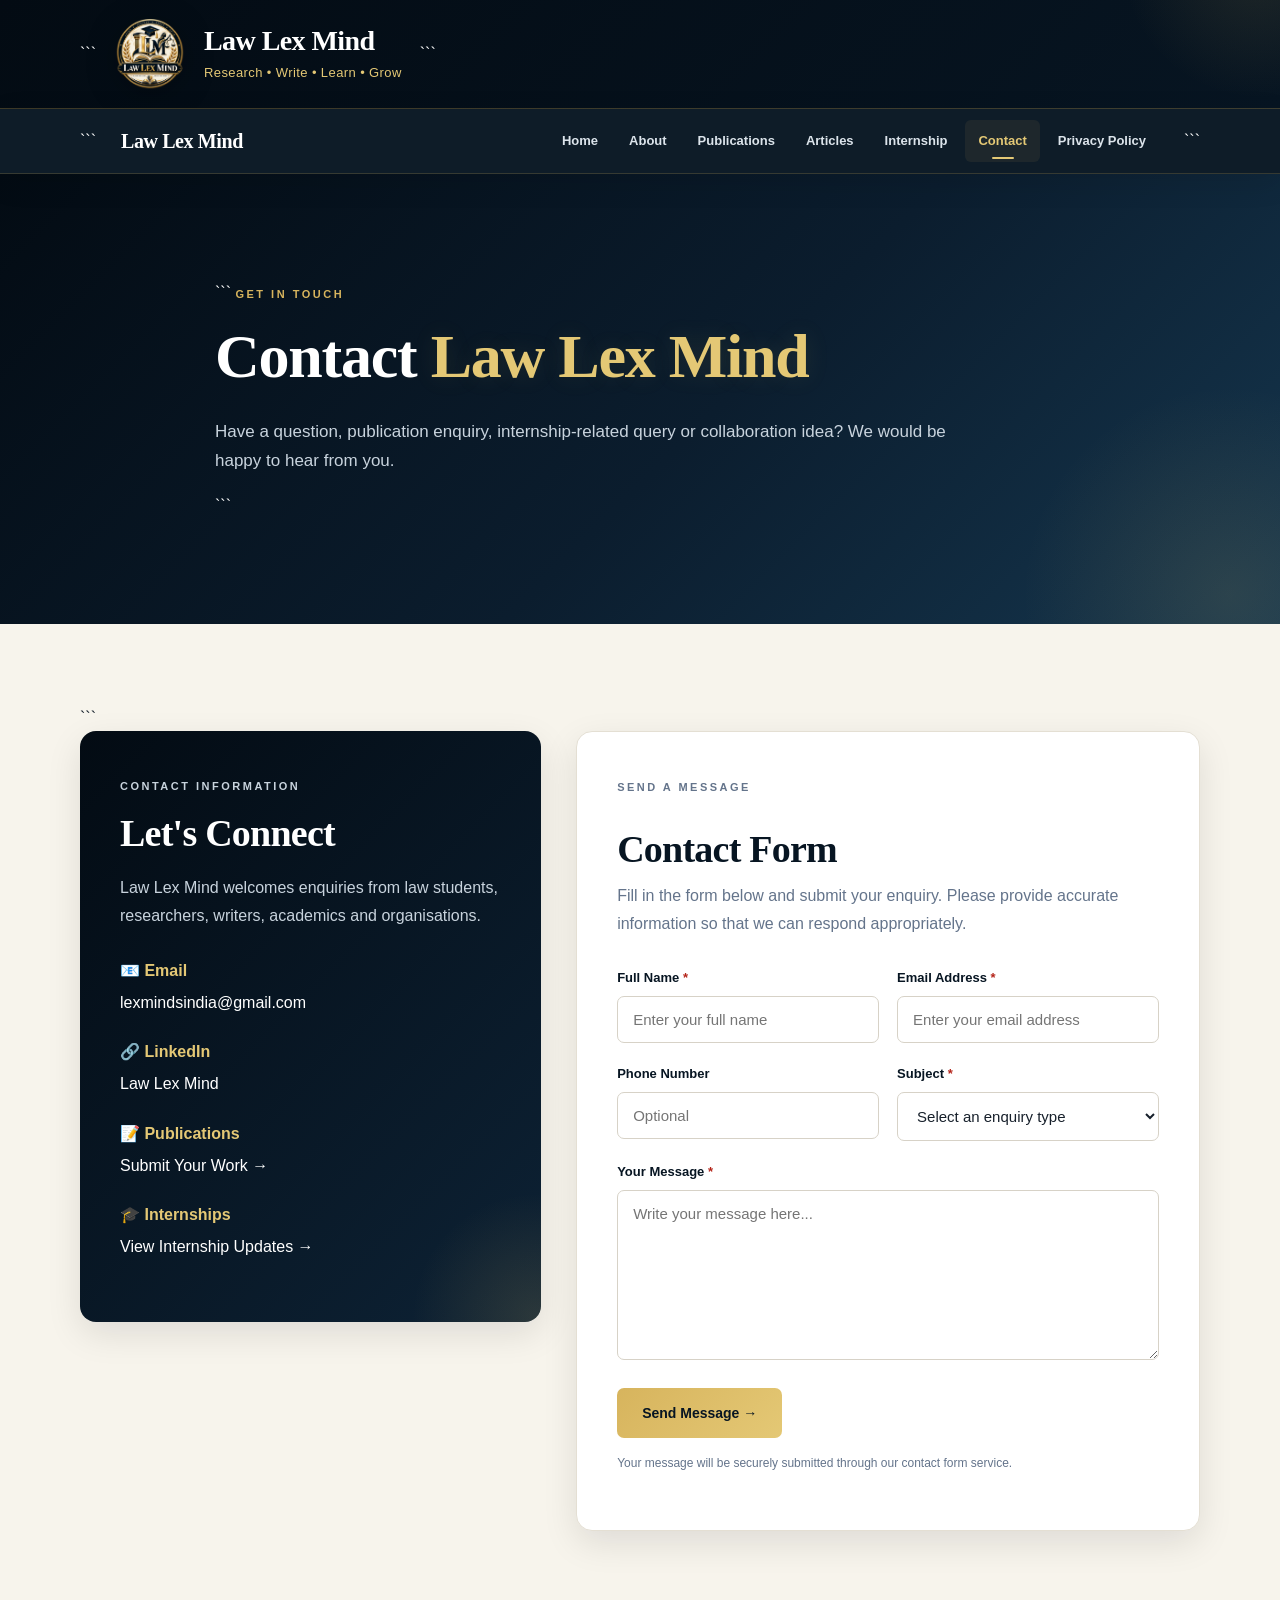
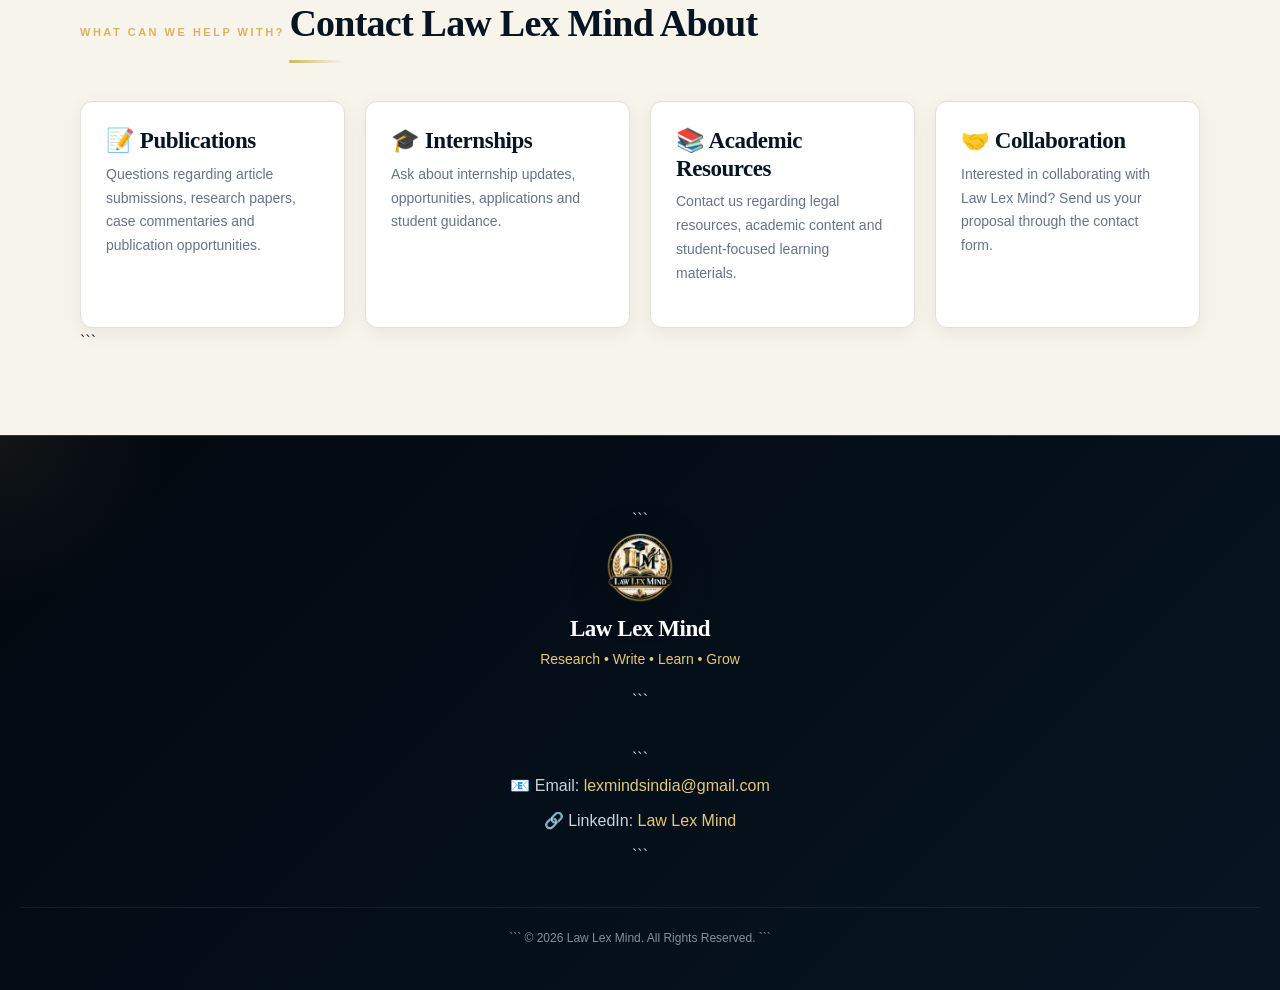
<file: contact.html>
<!DOCTYPE html>

<html lang="en">

<head>
  <meta charset="UTF-8">
  <meta name="viewport" content="width=device-width, initial-scale=1.0">

  <title>Contact Us | Law Lex Mind</title>

<meta name="description"
     content="Contact Law Lex Mind for legal articles, publications, internships, collaborations and academic queries.">

<meta name="keywords"
     content="Law Lex Mind contact, legal contact, law student publications, legal internship, legal articles">

<meta name="author"
     content="Law Lex Mind">

  <link rel="icon" type="image/png" href="logo.png">
  <link rel="stylesheet" href="style.css">

  <style>

    /* =====================================================
       CONTACT PAGE
    ===================================================== */

    .contact-page {
      padding: 80px 0;
    }

    .contact-wrapper {
      display: grid;
      grid-template-columns: 0.85fr 1.15fr;
      gap: 35px;
      align-items: start;
    }

    /* =====================================================
       CONTACT INFORMATION
    ===================================================== */

    .contact-info {
      background:
        linear-gradient(
          135deg,
          #030b13,
          #0d2235
        );

      color: white;
      padding: 40px;
      border-radius: 16px;
      box-shadow: var(--shadow-md);
      position: relative;
      overflow: hidden;
    }

    .contact-info::after {
      content: "";
      position: absolute;
      width: 250px;
      height: 250px;
      right: -120px;
      bottom: -120px;
      border-radius: 50%;

      background:
        radial-gradient(
          circle,
          rgba(215,180,93,0.15),
          transparent 70%
        );
    }

    .contact-info h2 {
      color: white;
      margin-bottom: 18px;
    }

    .contact-info p {
      color: #c8d3dd;
    }

    .contact-detail {
      margin-top: 28px;
      position: relative;
      z-index: 2;
    }

    .contact-detail-item {
      margin-bottom: 22px;
    }

    .contact-detail-item strong {
      display: block;
      color: var(--gold-400);
      margin-bottom: 5px;
    }

    .contact-detail-item a {
      color: #ffffff;
      word-break: break-word;
    }

    .contact-detail-item a:hover {
      color: var(--gold-400);
    }

    /* =====================================================
       FORM CARD
    ===================================================== */

    .contact-form-card {
      background: #ffffff;
      padding: 40px;
      border-radius: 16px;
      border: 1px solid var(--border);
      box-shadow: var(--shadow-md);
    }

    .contact-form-card h2 {
      color: var(--navy-900);
      margin-bottom: 10px;
    }

    .contact-form-card > p {
      color: var(--text-soft);
      margin-bottom: 30px;
    }

    .form-row {
      display: grid;
      grid-template-columns: 1fr 1fr;
      gap: 18px;
    }

    .form-group {
      margin-bottom: 20px;
    }

    .form-group label {
      display: block;
      margin-bottom: 7px;
      font-weight: 800;
      font-size: 13px;
      color: var(--navy-900);
    }

    .form-group input,
    .form-group textarea,
    .form-group select {
      width: 100%;
      padding: 14px 15px;

      border: 1px solid #d7d2c7;
      border-radius: 7px;

      background: #ffffff;
      color: var(--text);

      font-size: 15px;
      outline: none;

      transition:
        border-color var(--transition),
        box-shadow var(--transition);
    }

    .form-group input:focus,
    .form-group textarea:focus,
    .form-group select:focus {
      border-color: var(--gold-500);

      box-shadow:
        0 0 0 4px
        rgba(215,180,93,0.13);
    }

    .form-group textarea {
      min-height: 170px;
      resize: vertical;
    }

    .required {
      color: #b42318;
    }

    .form-submit {
      margin-top: 5px;
    }

    .form-submit button {
      border: none;
    }

    .form-note {
      margin-top: 15px;
      color: var(--text-soft);
      font-size: 12px;
    }

    /* =====================================================
       CONTACT TOPICS
    ===================================================== */

    .contact-topics {
      margin-top: 70px;
    }

    .contact-topics-grid {
      display: grid;
      grid-template-columns: repeat(4, 1fr);
      gap: 20px;
    }

    .contact-topic {
      background: #ffffff;

      border: 1px solid var(--border);
      border-radius: 12px;

      padding: 25px;

      box-shadow: var(--shadow-sm);

      transition:
        transform var(--transition),
        box-shadow var(--transition),
        border-color var(--transition);
    }

    .contact-topic:hover {
      transform: translateY(-5px);

      border-color:
        rgba(215,180,93,0.6);

      box-shadow: var(--shadow-md);
    }

    .contact-topic h3 {
      color: var(--navy-900);
      margin-bottom: 8px;
    }

    .contact-topic p {
      color: var(--text-soft);
      font-size: 14px;
    }

    /* =====================================================
       MOBILE
    ===================================================== */

    @media (max-width: 850px) {

      .contact-wrapper {
        grid-template-columns: 1fr;
      }

      .contact-topics-grid {
        grid-template-columns: repeat(2, 1fr);
      }

    }

    @media (max-width: 600px) {

      .contact-page {
        padding: 55px 0;
      }

      .contact-info,
      .contact-form-card {
        padding: 25px;
      }

      .form-row {
        grid-template-columns: 1fr;
        gap: 0;
      }

      .contact-topics-grid {
        grid-template-columns: 1fr;
      }

    }

  </style>

</head>

<body>

<!-- =====================================================
     HEADER
===================================================== -->

<header class="site-header">

  <div class="logo-area">

```
<img
  src="logo.png"
  alt="Law Lex Mind Logo"
  class="site-logo">

<div class="brand-text">

  <h1>
    Law Lex Mind
  </h1>

  <p>
    Research • Write • Learn • Grow
  </p>

</div>
```

  </div>

</header>

<!-- =====================================================
     NAVIGATION
===================================================== -->

<nav class="main-navigation">

  <div class="nav-inner">

```
<div class="nav-brand">

  <a href="index.html">
    Law Lex Mind
  </a>

</div>

<div class="nav-links">

  <a href="index.html">
    Home
  </a>

  <a href="about.html">
    About
  </a>

  <a href="publications.html">
    Publications
  </a>

  <a href="articles.html">
    Articles
  </a>

  <a href="internship.html">
    Internship
  </a>

  <a href="contact.html" class="active">
    Contact
  </a>

  <a href="policy.html">
    Privacy Policy
  </a>

</div>
```

  </div>

</nav>

<!-- =====================================================
     PAGE HERO
===================================================== -->

<section class="policy-hero">

  <div class="policy-hero-content">

```
<p class="hero-tag">
  GET IN TOUCH
</p>

<h2>
  Contact <span>Law Lex Mind</span>
</h2>

<p class="hero-text">

  Have a question, publication enquiry,
  internship-related query or collaboration idea?
  We would be happy to hear from you.

</p>
```

  </div>

</section>

<!-- =====================================================
     CONTACT SECTION
===================================================== -->

<section class="contact-page">

  <div class="container">

```
<div class="contact-wrapper">


  <!-- =================================================
       CONTACT INFORMATION
  ================================================== -->

  <div class="contact-info">

    <p class="small-heading">
      CONTACT INFORMATION
    </p>

    <h2>
      Let's Connect
    </h2>

    <p>

      Law Lex Mind welcomes enquiries from
      law students, researchers, writers,
      academics and organisations.

    </p>


    <div class="contact-detail">


      <!-- EMAIL -->

      <div class="contact-detail-item">

        <strong>
          📧 Email
        </strong>

        <a
          href="mailto:lexmindsindia@gmail.com">

          lexmindsindia@gmail.com

        </a>

      </div>


      <!-- LINKEDIN -->

      <div class="contact-detail-item">

        <strong>
          🔗 LinkedIn
        </strong>

        <a
          href="https://www.linkedin.com/company/legal-school-notes/"
          target="_blank"
          rel="noopener noreferrer">

          Law Lex Mind

        </a>

      </div>


      <!-- PUBLICATIONS -->

      <div class="contact-detail-item">

        <strong>
          📝 Publications
        </strong>

        <a href="publications.html">

          Submit Your Work →

        </a>

      </div>


      <!-- INTERNSHIP -->

      <div class="contact-detail-item">

        <strong>
          🎓 Internships
        </strong>

        <a href="internship.html">

          View Internship Updates →

        </a>

      </div>


    </div>

  </div>


  <!-- =================================================
       CONTACT FORM
  ================================================== -->

  <div class="contact-form-card">

    <p class="small-heading">
      SEND A MESSAGE
    </p>

    <h2>
      Contact Form
    </h2>

    <p>

      Fill in the form below and submit your
      enquiry. Please provide accurate information
      so that we can respond appropriately.

    </p>


    <!-- =================================================
         FORMSPREE

         YOUR ACTUAL ENDPOINT:
         https://formspree.io/f/mqpzgowa
    ================================================== -->

    <form
      action="https://formspree.io/f/mqpzgowa"
      method="POST">


      <!-- NAME + EMAIL -->

      <div class="form-row">


        <div class="form-group">

          <label for="name">

            Full Name
            <span class="required">*</span>

          </label>

          <input
            type="text"
            id="name"
            name="name"
            placeholder="Enter your full name"
            autocomplete="name"
            required>

        </div>


        <div class="form-group">

          <label for="email">

            Email Address
            <span class="required">*</span>

          </label>

          <input
            type="email"
            id="email"
            name="email"
            placeholder="Enter your email address"
            autocomplete="email"
            required>

        </div>


      </div>


      <!-- PHONE + SUBJECT -->

      <div class="form-row">


        <div class="form-group">

          <label for="phone">
            Phone Number
          </label>

          <input
            type="tel"
            id="phone"
            name="phone"
            placeholder="Optional"
            autocomplete="tel">

        </div>


        <div class="form-group">

          <label for="subject">

            Subject
            <span class="required">*</span>

          </label>

          <select
            id="subject"
            name="subject"
            required>

            <option value="">
              Select an enquiry type
            </option>

            <option value="General Enquiry">
              General Enquiry
            </option>

            <option value="Publication Enquiry">
              Publication Enquiry
            </option>

            <option value="Article Submission">
              Article Submission
            </option>

            <option value="Internship Enquiry">
              Internship Enquiry
            </option>

            <option value="Collaboration">
              Collaboration
            </option>

            <option value="Academic Query">
              Academic Query
            </option>

            <option value="Other">
              Other
            </option>

          </select>

        </div>


      </div>


      <!-- MESSAGE -->

      <div class="form-group">

        <label for="message">

          Your Message
          <span class="required">*</span>

        </label>

        <textarea
          id="message"
          name="message"
          placeholder="Write your message here..."
          required></textarea>

      </div>


      <!-- EMAIL SUBJECT -->

      <input
        type="hidden"
        name="_subject"
        value="New Contact Form Submission - Law Lex Mind">


      <!-- REPLY-TO -->

      <input
        type="hidden"
        name="_replyto"
        value="">


      <!-- SUBMIT -->

      <div class="form-submit">

        <button
          type="submit"
          class="btn">

          Send Message →

        </button>

      </div>


      <p class="form-note">

        Your message will be securely submitted
        through our contact form service.

      </p>


    </form>

  </div>

</div>


<!-- =================================================
     CONTACT TOPICS
================================================== -->

<div class="contact-topics">

  <div class="section-heading">

    <p class="small-heading">
      WHAT CAN WE HELP WITH?
    </p>

    <h2>
      Contact Law Lex Mind About
    </h2>

  </div>


  <div class="contact-topics-grid">


    <div class="contact-topic">

      <h3>
        📝 Publications
      </h3>

      <p>

        Questions regarding article submissions,
        research papers, case commentaries and
        publication opportunities.

      </p>

    </div>


    <div class="contact-topic">

      <h3>
        🎓 Internships
      </h3>

      <p>

        Ask about internship updates,
        opportunities, applications and
        student guidance.

      </p>

    </div>


    <div class="contact-topic">

      <h3>
        📚 Academic Resources
      </h3>

      <p>

        Contact us regarding legal resources,
        academic content and student-focused
        learning materials.

      </p>

    </div>


    <div class="contact-topic">

      <h3>
        🤝 Collaboration
      </h3>

      <p>

        Interested in collaborating with
        Law Lex Mind? Send us your proposal
        through the contact form.

      </p>

    </div>


  </div>

</div>
```

  </div>

</section>

<!-- =====================================================
     FOOTER
===================================================== -->

<footer class="site-footer">

  <div class="footer-logo">

```
<img
  src="logo.png"
  alt="Law Lex Mind Logo"
  class="footer-logo-img">

<h3>
  Law Lex Mind
</h3>

<p>
  Research • Write • Learn • Grow
</p>
```

  </div>

  <div class="footer-contact">

```
<p>

  📧 Email:

  <a
    href="mailto:lexmindsindia@gmail.com">

    lexmindsindia@gmail.com

  </a>

</p>


<p>

  🔗 LinkedIn:

  <a
    href="https://www.linkedin.com/company/legal-school-notes/"
    target="_blank"
    rel="noopener noreferrer">

    Law Lex Mind

  </a>

</p>
```

  </div>

  <p class="copyright">

```
© 2026 Law Lex Mind.
All Rights Reserved.
```

  </p>

</footer>

</body>

</html>
</file>
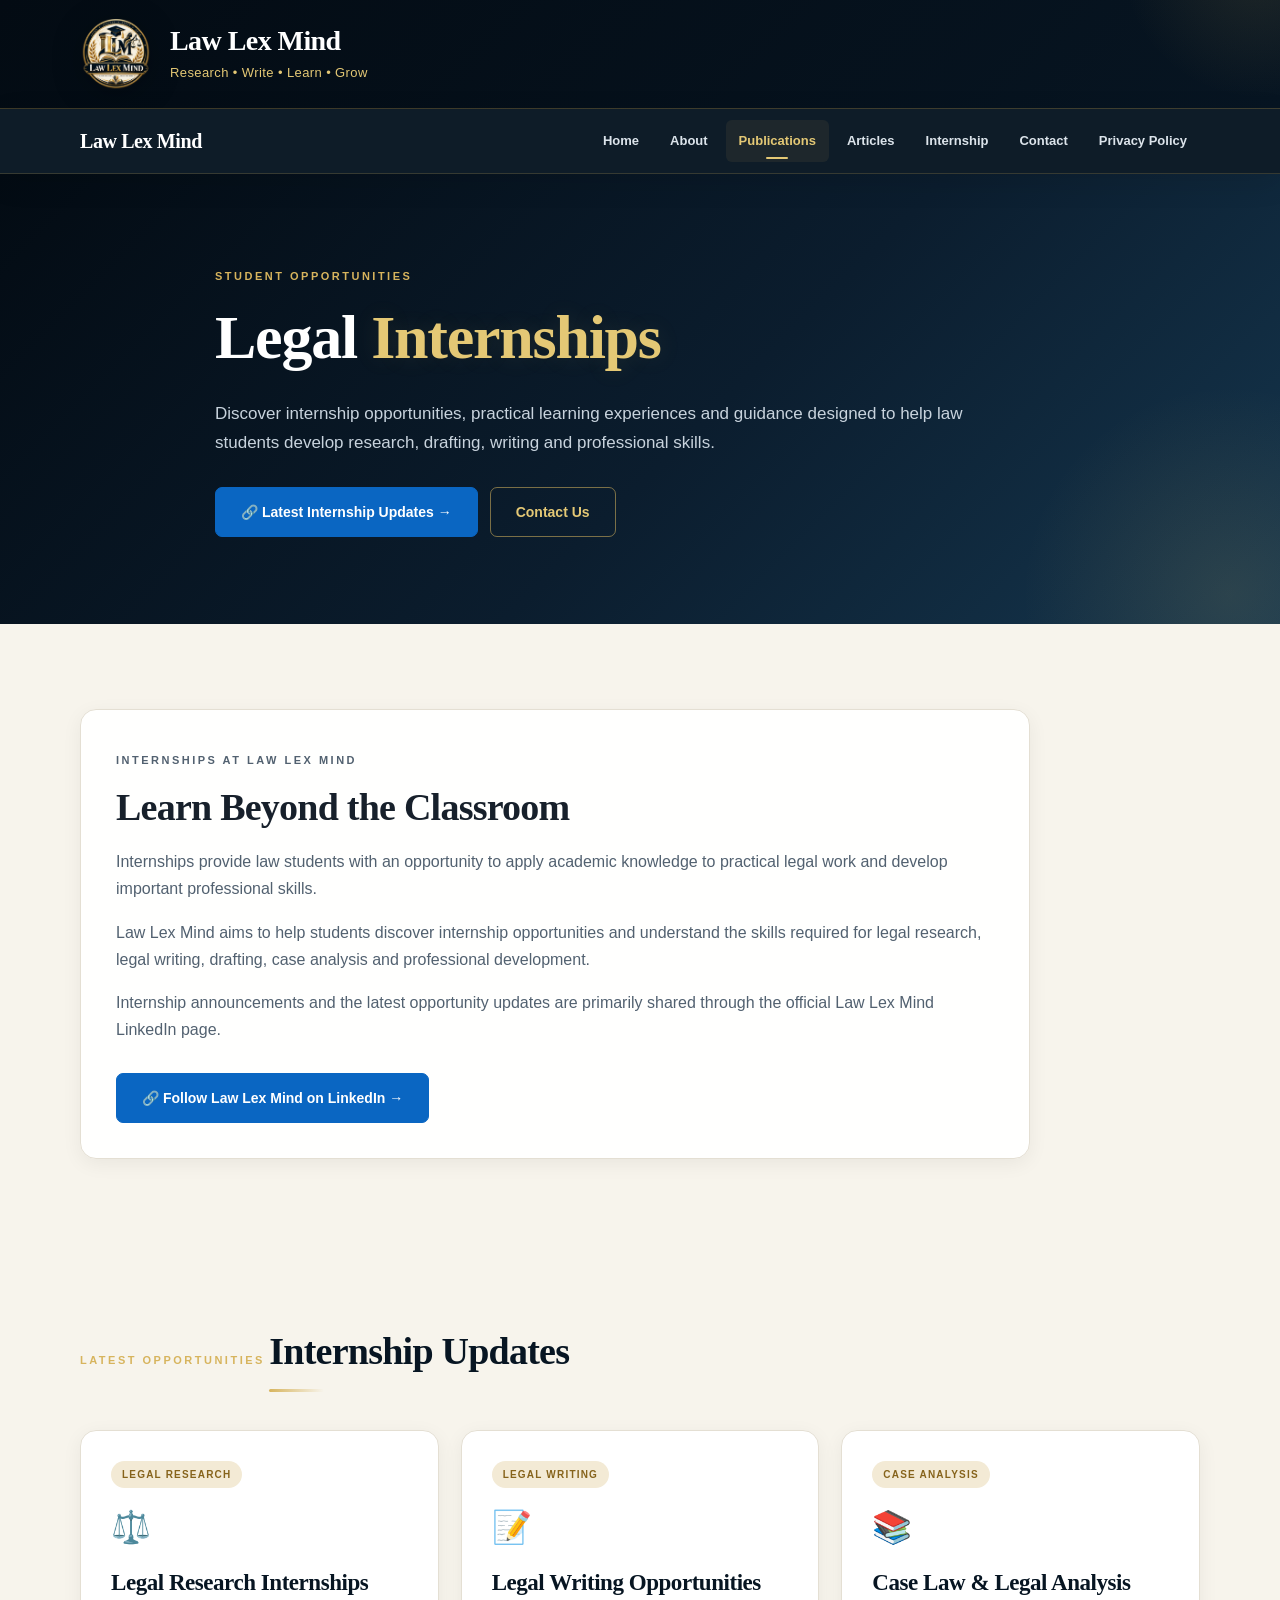
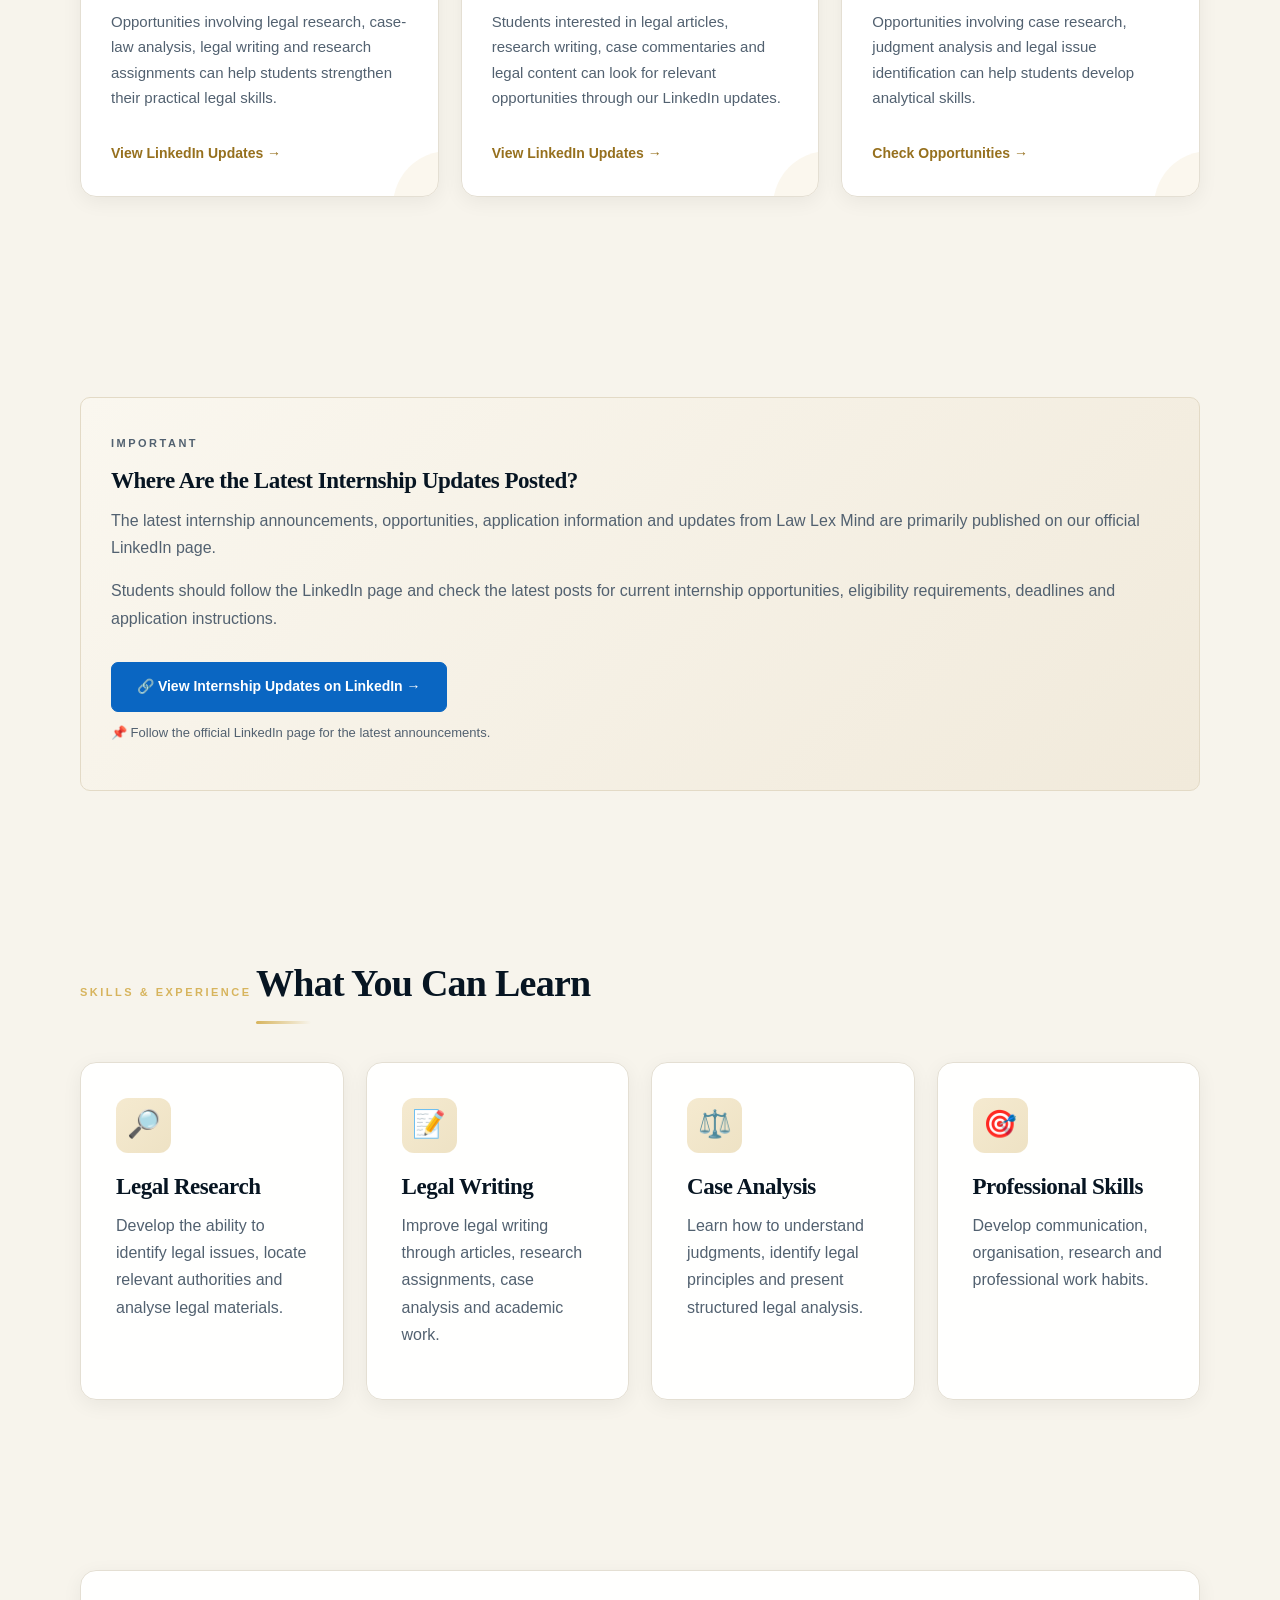
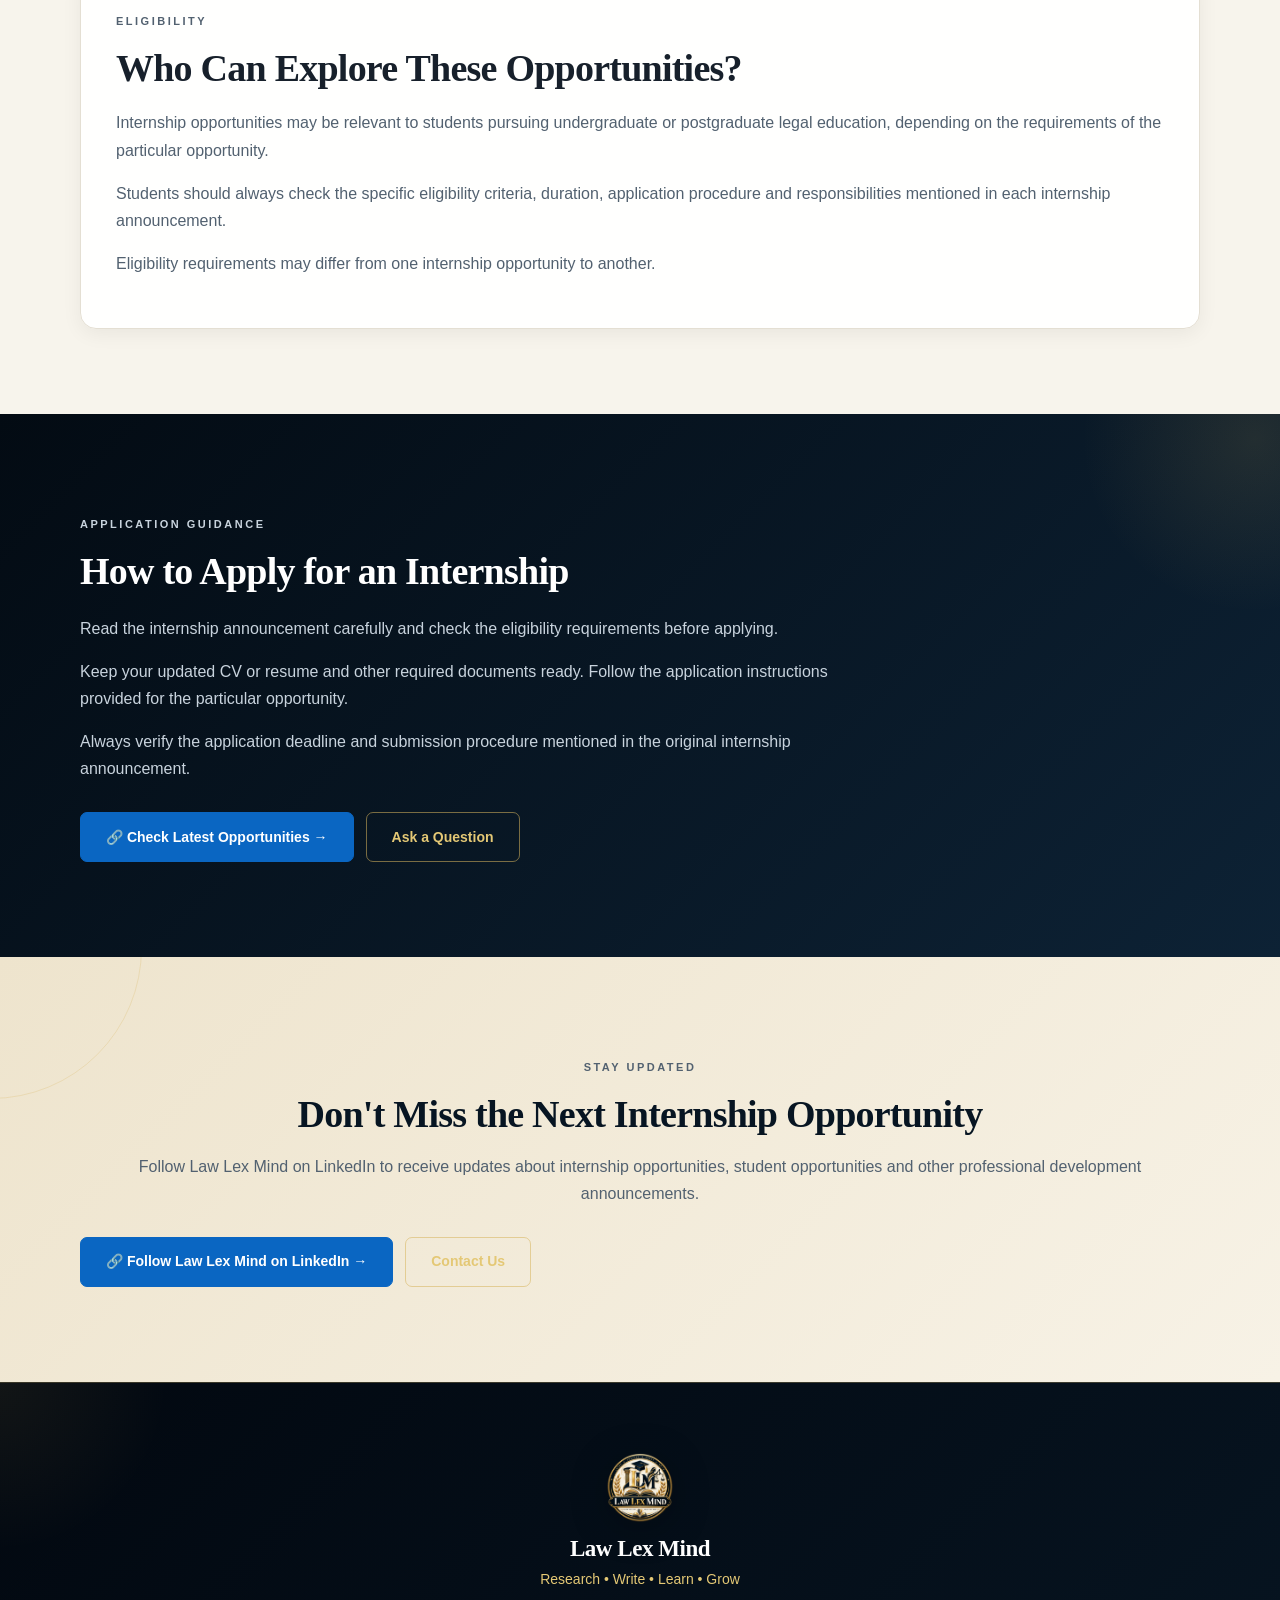
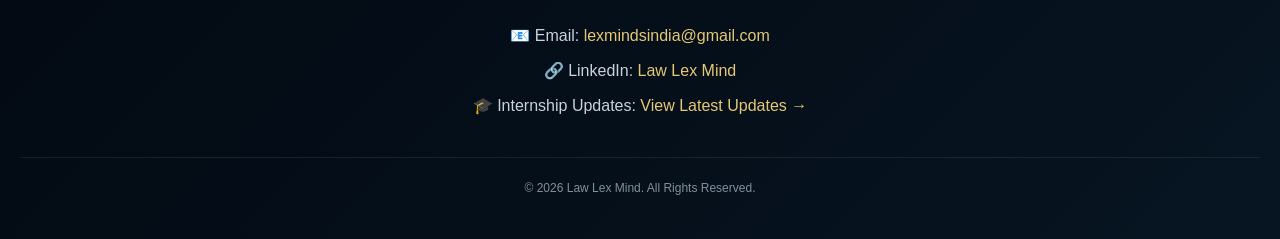
<file: internship.html>
<!DOCTYPE html>
<html lang="en">

<head>

  <meta charset="UTF-8">

  <meta name="viewport"
        content="width=device-width, initial-scale=1.0">

  <title>Internships | Law Lex Mind</title>

  <meta name="description"
        content="Explore internship opportunities, internship updates, legal research opportunities and practical learning guidance for law students through Law Lex Mind.">

  <meta name="keywords"
        content="Law Lex Mind internships, law internships, legal internships, law student internship, legal research internship, legal writing internship">

  <meta name="author"
        content="Law Lex Mind">

  <link rel="icon"
        type="image/png"
        href="logo.png">

  <link rel="stylesheet"
        href="style.css">

</head>


<body>


<!-- =====================================================
     HEADER
===================================================== -->

<header class="site-header">

  <div class="logo-area">

    <img
      src="logo.png"
      alt="Law Lex Mind Logo"
      class="site-logo">

    <div class="brand-text">

      <h1>
        Law Lex Mind
      </h1>

      <p>
        Research • Write • Learn • Grow
      </p>

    </div>

  </div>

</header>


<!-- =====================================================
     NAVIGATION
===================================================== -->

<nav class="main-navigation">

  <div class="nav-inner">

    <div class="nav-brand">
      <a href="index.html">Law Lex Mind</a>
    </div>

    <div class="nav-links">

      <a href="index.html">Home</a>

      <a href="about.html">About</a>

      <a href="publications.html" class="active">Publications</a>

      <a href="articles.html">Articles</a>

      <a href="internship.html">Internship</a>

      <a href="contact.html">Contact</a>

      <a href="policy.html">Privacy Policy</a>

    </div>

  </div>

</nav>


<!-- =====================================================
     HERO
===================================================== -->

<section class="policy-hero">

  <div class="policy-hero-content">

    <p class="hero-tag">
      STUDENT OPPORTUNITIES
    </p>


    <h2>
      Legal <span>Internships</span>
    </h2>


    <p class="hero-text">

      Discover internship opportunities, practical
      learning experiences and guidance designed to
      help law students develop research, drafting,
      writing and professional skills.

    </p>


    <div class="hero-buttons">


      <!-- MAIN LINKEDIN BUTTON -->

      <a
        href="https://www.linkedin.com/company/legal-school-notes/"
        target="_blank"
        rel="noopener noreferrer"
        class="btn linkedin-btn">

        🔗 Latest Internship Updates →

      </a>


      <a
        href="contact.html"
        class="btn secondary-btn">

        Contact Us

      </a>


    </div>

  </div>

</section>


<!-- =====================================================
     INTRODUCTION
===================================================== -->

<section class="container">

  <div class="card intro-card">

    <p class="small-heading">
      INTERNSHIPS AT LAW LEX MIND
    </p>


    <h2>
      Learn Beyond the Classroom
    </h2>


    <p>

      Internships provide law students with an
      opportunity to apply academic knowledge to
      practical legal work and develop important
      professional skills.

    </p>


    <p>

      Law Lex Mind aims to help students discover
      internship opportunities and understand the
      skills required for legal research, legal
      writing, drafting, case analysis and
      professional development.

    </p>


    <p>

      Internship announcements and the latest
      opportunity updates are primarily shared
      through the official Law Lex Mind LinkedIn
      page.

    </p>


    <div class="hero-buttons">

      <a
        href="https://www.linkedin.com/company/legal-school-notes/"
        target="_blank"
        rel="noopener noreferrer"
        class="btn linkedin-btn">

        🔗 Follow Law Lex Mind on LinkedIn →

      </a>

    </div>

  </div>

</section>


<!-- =====================================================
     INTERNSHIP UPDATES
===================================================== -->

<section
  class="container"
  id="internship-updates">


  <div class="section-heading">

    <p class="small-heading">
      LATEST OPPORTUNITIES
    </p>


    <h2>
      Internship Updates
    </h2>

  </div>


  <div class="article-grid">


    <!-- =================================================
         UPDATE 1
    ================================================== -->

    <div class="article-card">

      <span class="article-category">
        Legal Research
      </span>


      <div class="article-icon">
        ⚖️
      </div>


      <h3>
        Legal Research Internships
      </h3>


      <p>

        Opportunities involving legal research,
        case-law analysis, legal writing and
        research assignments can help students
        strengthen their practical legal skills.

      </p>


      <a
        href="https://www.linkedin.com/company/legal-school-notes/"
        target="_blank"
        rel="noopener noreferrer"
        class="article-link">

        View LinkedIn Updates →

      </a>

    </div>


    <!-- =================================================
         UPDATE 2
    ================================================== -->

    <div class="article-card">

      <span class="article-category">
        Legal Writing
      </span>


      <div class="article-icon">
        📝
      </div>


      <h3>
        Legal Writing Opportunities
      </h3>


      <p>

        Students interested in legal articles,
        research writing, case commentaries and
        legal content can look for relevant
        opportunities through our LinkedIn updates.

      </p>


      <a
        href="https://www.linkedin.com/company/legal-school-notes/"
        target="_blank"
        rel="noopener noreferrer"
        class="article-link">

        View LinkedIn Updates →

      </a>

    </div>


    <!-- =================================================
         UPDATE 3
    ================================================== -->

    <div class="article-card">

      <span class="article-category">
        Case Analysis
      </span>


      <div class="article-icon">
        📚
      </div>


      <h3>
        Case Law & Legal Analysis
      </h3>


      <p>

        Opportunities involving case research,
        judgment analysis and legal issue
        identification can help students develop
        analytical skills.

      </p>


      <a
        href="https://www.linkedin.com/company/legal-school-notes/"
        target="_blank"
        rel="noopener noreferrer"
        class="article-link">

        Check Opportunities →

      </a>

    </div>


  </div>

</section>


<!-- =====================================================
     IMPORTANT LINKEDIN UPDATE BOX
===================================================== -->

<section class="container">

  <div class="submission-box">


    <p class="small-heading">
      IMPORTANT
    </p>


    <h3>
      Where Are the Latest Internship Updates Posted?
    </h3>


    <p>

      The latest internship announcements,
      opportunities, application information and
      updates from Law Lex Mind are primarily
      published on our official LinkedIn page.

    </p>


    <p>

      Students should follow the LinkedIn page and
      check the latest posts for current internship
      opportunities, eligibility requirements,
      deadlines and application instructions.

    </p>


    <div class="hero-buttons">

      <a
        href="https://www.linkedin.com/company/legal-school-notes/"
        target="_blank"
        rel="noopener noreferrer"
        class="btn linkedin-btn">

        🔗 View Internship Updates on LinkedIn →

      </a>

    </div>


    <p class="form-note">

      📌 Follow the official LinkedIn page for the
      latest announcements.

    </p>

  </div>

</section>


<!-- =====================================================
     WHAT STUDENTS CAN LEARN
===================================================== -->

<section class="container">


  <div class="section-heading">

    <p class="small-heading">
      SKILLS & EXPERIENCE
    </p>


    <h2>
      What You Can Learn
    </h2>

  </div>


  <div class="feature-grid">


    <!-- LEGAL RESEARCH -->

    <div class="card feature-card">

      <div class="feature-icon">
        🔎
      </div>


      <h3>
        Legal Research
      </h3>


      <p>

        Develop the ability to identify legal issues,
        locate relevant authorities and analyse
        legal materials.

      </p>

    </div>


    <!-- LEGAL WRITING -->

    <div class="card feature-card">

      <div class="feature-icon">
        📝
      </div>


      <h3>
        Legal Writing
      </h3>


      <p>

        Improve legal writing through articles,
        research assignments, case analysis and
        academic work.

      </p>

    </div>


    <!-- CASE ANALYSIS -->

    <div class="card feature-card">

      <div class="feature-icon">
        ⚖️
      </div>


      <h3>
        Case Analysis
      </h3>


      <p>

        Learn how to understand judgments, identify
        legal principles and present structured
        legal analysis.

      </p>

    </div>


    <!-- PROFESSIONAL SKILLS -->

    <div class="card feature-card">

      <div class="feature-icon">
        🎯
      </div>


      <h3>
        Professional Skills
      </h3>


      <p>

        Develop communication, organisation,
        research and professional work habits.

      </p>

    </div>


  </div>

</section>


<!-- =====================================================
     WHO CAN APPLY
===================================================== -->

<section class="container">


  <div class="card">


    <p class="small-heading">
      ELIGIBILITY
    </p>


    <h2>
      Who Can Explore These Opportunities?
    </h2>


    <p>

      Internship opportunities may be relevant to
      students pursuing undergraduate or postgraduate
      legal education, depending on the requirements
      of the particular opportunity.

    </p>


    <p>

      Students should always check the specific
      eligibility criteria, duration, application
      procedure and responsibilities mentioned in
      each internship announcement.

    </p>


    <p>

      Eligibility requirements may differ from one
      internship opportunity to another.

    </p>

  </div>

</section>


<!-- =====================================================
     APPLICATION GUIDANCE
===================================================== -->

<section class="dark-section">


  <div class="container">


    <div class="purpose-content">


      <p class="small-heading">
        APPLICATION GUIDANCE
      </p>


      <h2>
        How to Apply for an Internship
      </h2>


      <p>

        Read the internship announcement carefully
        and check the eligibility requirements before
        applying.

      </p>


      <p>

        Keep your updated CV or resume and other
        required documents ready. Follow the
        application instructions provided for the
        particular opportunity.

      </p>


      <p>

        Always verify the application deadline and
        submission procedure mentioned in the original
        internship announcement.

      </p>


      <div class="hero-buttons">


        <a
          href="https://www.linkedin.com/company/legal-school-notes/"
          target="_blank"
          rel="noopener noreferrer"
          class="btn linkedin-btn">

          🔗 Check Latest Opportunities →

        </a>


        <a
          href="contact.html"
          class="btn secondary-btn">

          Ask a Question

        </a>


      </div>

    </div>

  </div>

</section>


<!-- =====================================================
     INTERNSHIP CTA
===================================================== -->

<section class="cta-section">


  <div class="container">


    <p class="small-heading">
      STAY UPDATED
    </p>


    <h2>
      Don't Miss the Next Internship Opportunity
    </h2>


    <p>

      Follow Law Lex Mind on LinkedIn to receive
      updates about internship opportunities,
      student opportunities and other professional
      development announcements.

    </p>


    <div class="hero-buttons">


      <a
        href="https://www.linkedin.com/company/legal-school-notes/"
        target="_blank"
        rel="noopener noreferrer"
        class="btn linkedin-btn">

        🔗 Follow Law Lex Mind on LinkedIn →

      </a>


      <a
        href="contact.html"
        class="btn secondary-btn">

        Contact Us

      </a>


    </div>

  </div>

</section>


<!-- =====================================================
     FOOTER
===================================================== -->

<footer class="site-footer">


  <div class="footer-logo">


    <img
      src="logo.png"
      alt="Law Lex Mind Logo"
      class="footer-logo-img">


    <h3>
      Law Lex Mind
    </h3>


    <p>
      Research • Write • Learn • Grow
    </p>

  </div>



  <!-- FOOTER CONTACT -->

  <div class="footer-contact">


    <p>

      📧 Email:

      <a
        href="mailto:lexmindsindia@gmail.com">

        lexmindsindia@gmail.com

      </a>

    </p>


    <p>

      🔗 LinkedIn:

      <a
        href="https://www.linkedin.com/company/legal-school-notes/"
        target="_blank"
        rel="noopener noreferrer">

        Law Lex Mind

      </a>

    </p>


    <!-- DEDICATED INTERNSHIP LINK -->

    <p>

      🎓 Internship Updates:

      <a
        href="https://www.linkedin.com/company/legal-school-notes/"
        target="_blank"
        rel="noopener noreferrer">

        View Latest Updates →

      </a>

    </p>

  </div>


  <p class="copyright">

    © 2026 Law Lex Mind.
    All Rights Reserved.

  </p>


</footer>


</body>

</html>
</file>
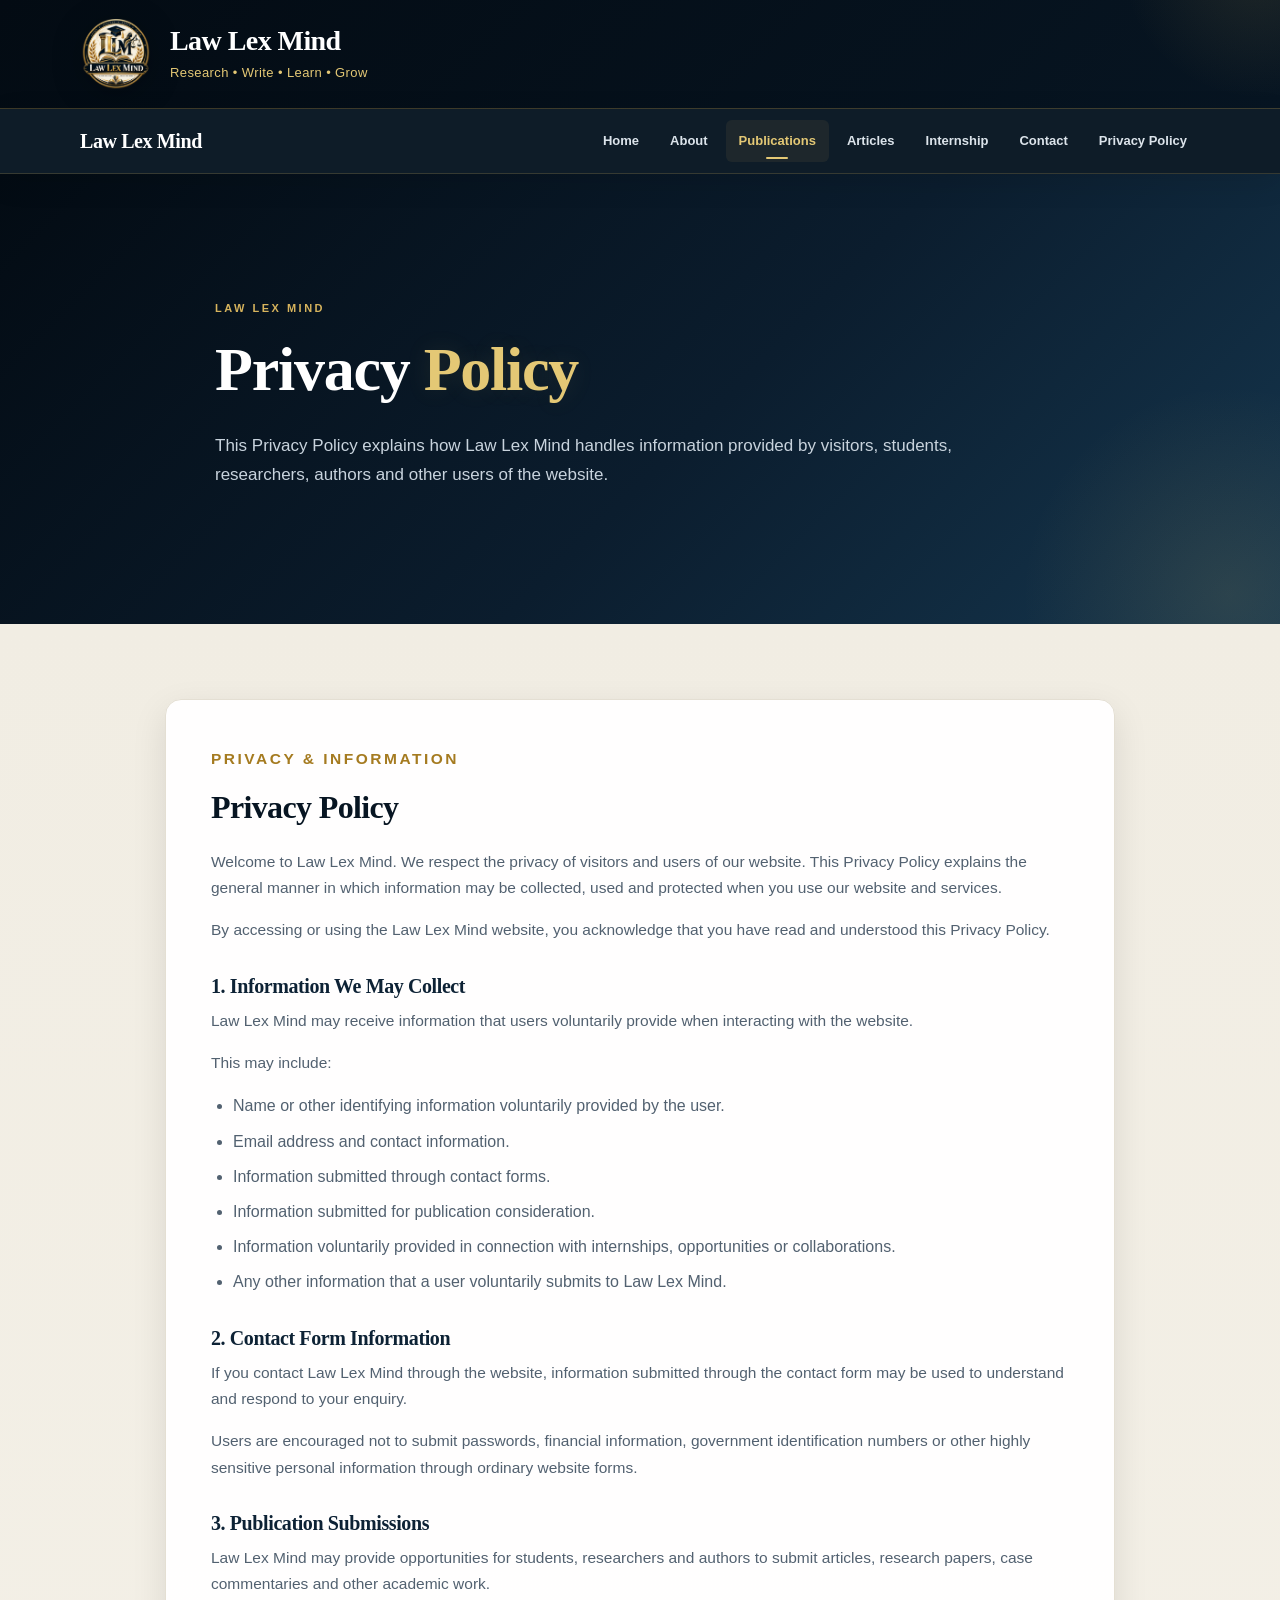
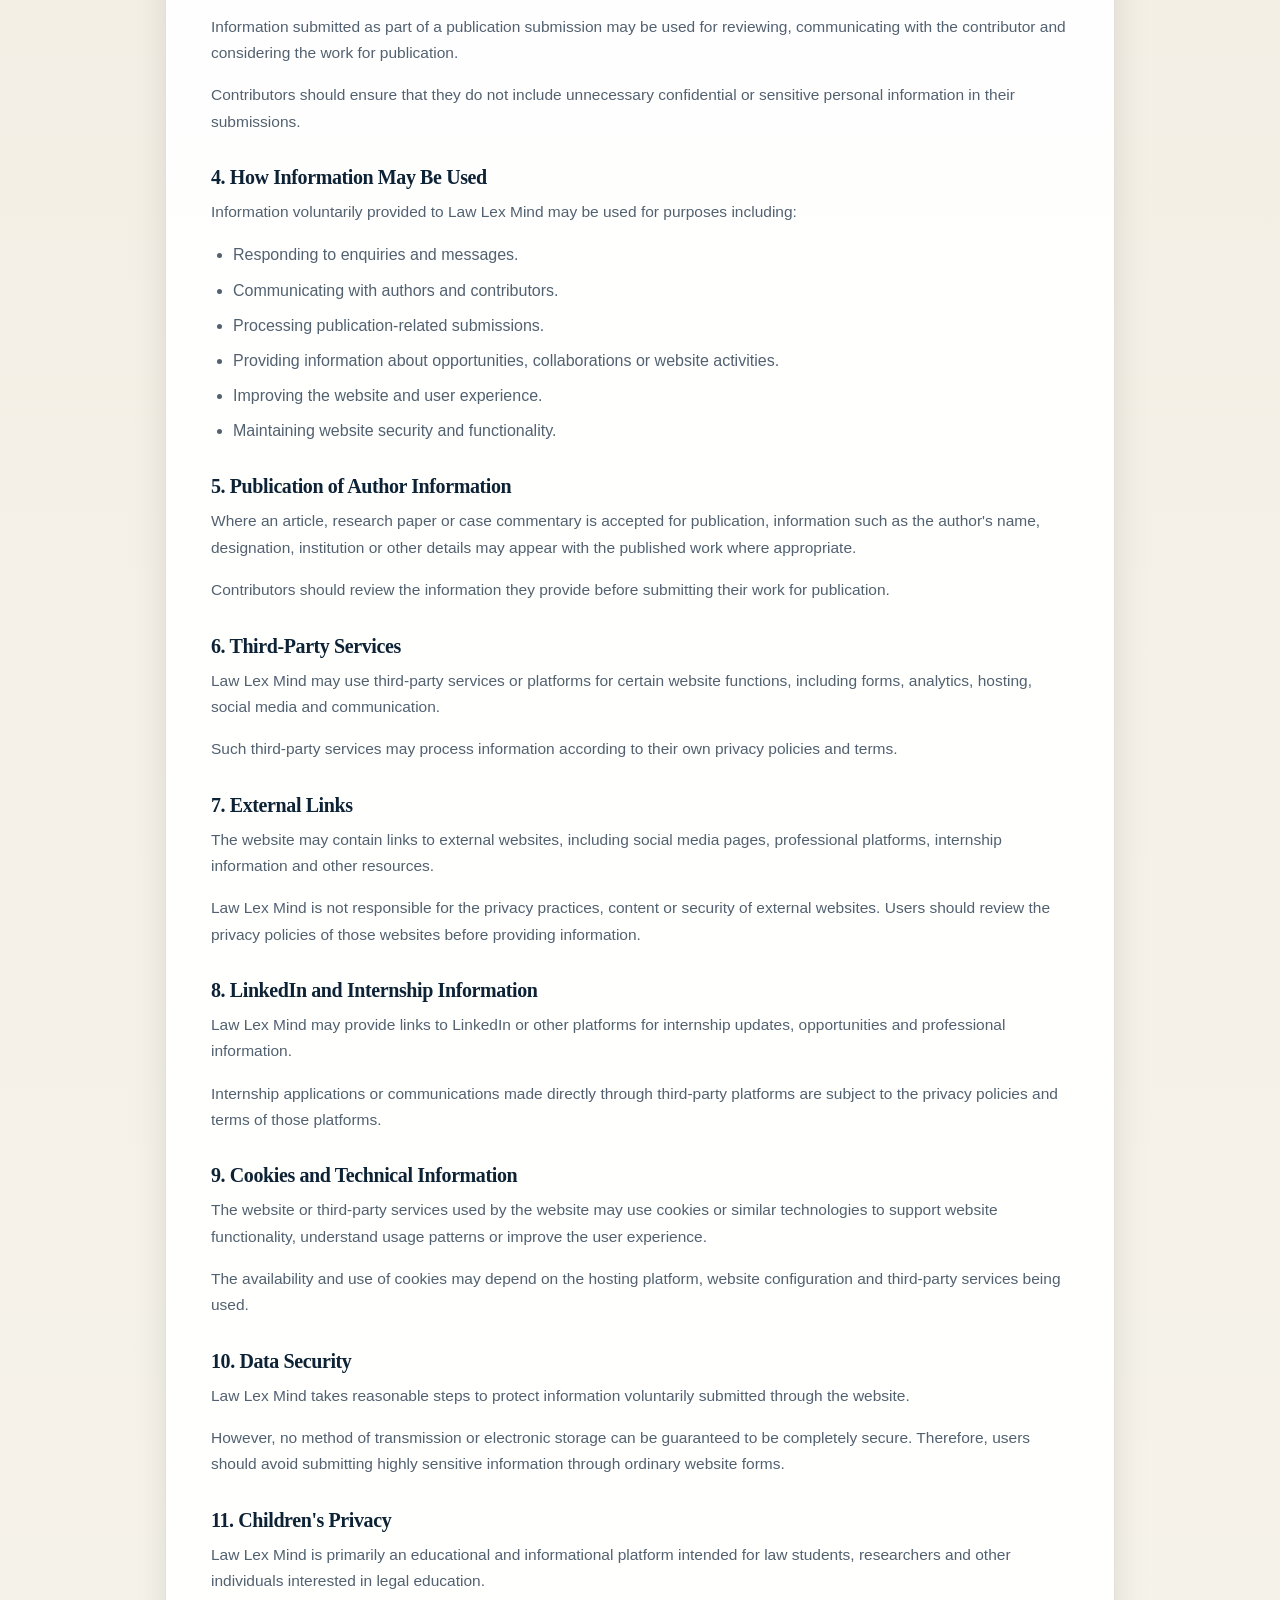
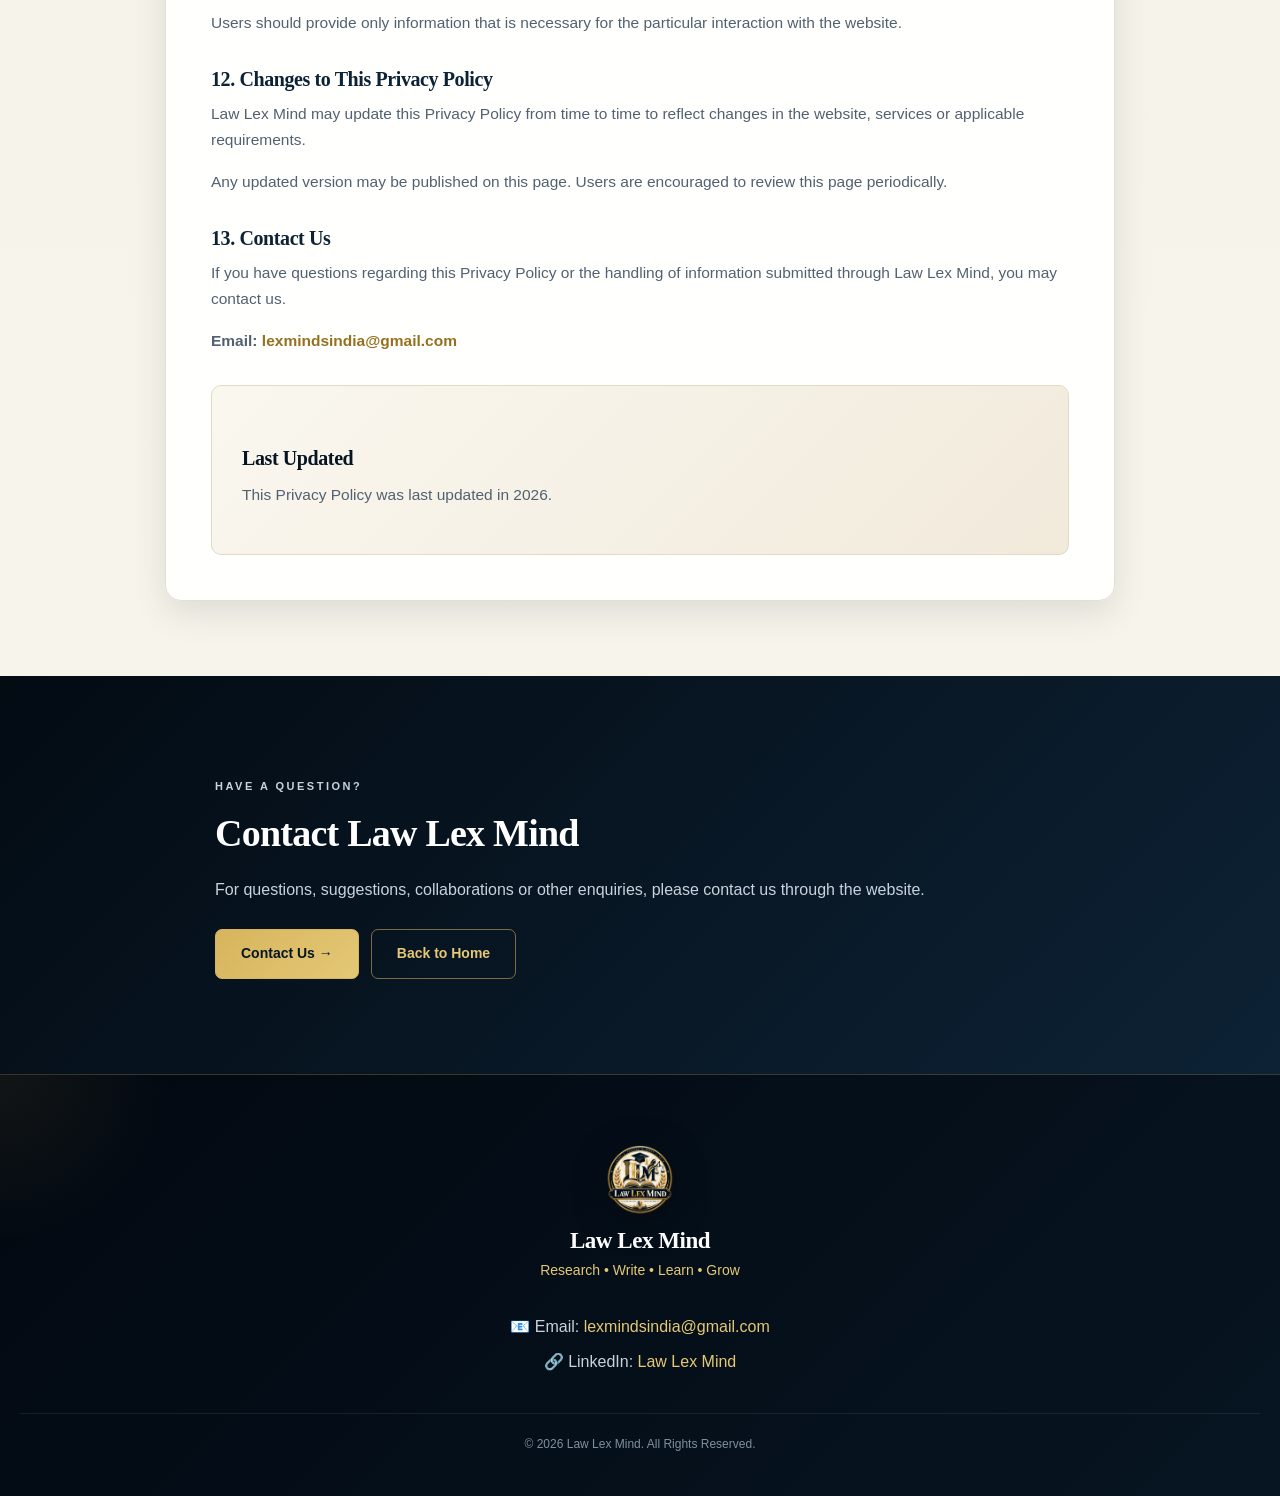
<file: policy.html>
<!DOCTYPE html>
<html lang="en">

<head>

  <meta charset="UTF-8">

  <meta name="viewport"
        content="width=device-width, initial-scale=1.0">

  <title>Privacy Policy | Law Lex Mind</title>

  <meta name="description"
        content="Privacy Policy of Law Lex Mind. Learn how Law Lex Mind handles information submitted through its website, contact forms, publication submissions and other services.">

  <meta name="keywords"
        content="Law Lex Mind Privacy Policy, legal website privacy policy, law student website">

  <meta name="author"
        content="Law Lex Mind">

  <link rel="icon"
        type="image/png"
        href="logo.png">

  <link rel="stylesheet"
        href="style.css">

</head>


<body>


<!-- =====================================================
     HEADER
===================================================== -->

<header class="site-header">

  <div class="logo-area">

    <img
      src="logo.png"
      alt="Law Lex Mind Logo"
      class="site-logo">

    <div class="brand-text">

      <h1>
        Law Lex Mind
      </h1>

      <p>
        Research • Write • Learn • Grow
      </p>

    </div>

  </div>

</header>


<!-- =====================================================
     NAVIGATION
===================================================== -->

<nav class="main-navigation">

  <div class="nav-inner">

    <div class="nav-brand">
      <a href="index.html">Law Lex Mind</a>
    </div>

    <div class="nav-links">

      <a href="index.html">Home</a>

      <a href="about.html">About</a>

      <a href="publications.html" class="active">Publications</a>

      <a href="articles.html">Articles</a>

      <a href="internship.html">Internship</a>

      <a href="contact.html">Contact</a>

      <a href="policy.html">Privacy Policy</a>

    </div>

  </div>

</nav>


<!-- =====================================================
     PRIVACY POLICY HERO
===================================================== -->

<section class="policy-hero">

  <div class="policy-hero-content">

    <p class="hero-tag">
      LAW LEX MIND
    </p>

    <h2>
      Privacy <span>Policy</span>
    </h2>

    <p class="hero-text">

      This Privacy Policy explains how Law Lex Mind
      handles information provided by visitors,
      students, researchers, authors and other users
      of the website.

    </p>

  </div>

</section>


<!-- =====================================================
     PRIVACY POLICY CONTENT
===================================================== -->

<section class="policy-section">

  <div class="policy-container">

    <div class="policy-card">

      <p class="small-heading">
        PRIVACY & INFORMATION
      </p>

      <h2>
        Privacy Policy
      </h2>

      <p>

        Welcome to Law Lex Mind. We respect the privacy
        of visitors and users of our website. This Privacy
        Policy explains the general manner in which
        information may be collected, used and protected
        when you use our website and services.

      </p>

      <p>

        By accessing or using the Law Lex Mind website,
        you acknowledge that you have read and understood
        this Privacy Policy.

      </p>


      <!-- =================================================
           1
      ================================================== -->

      <h3>
        1. Information We May Collect
      </h3>

      <p>

        Law Lex Mind may receive information that users
        voluntarily provide when interacting with the
        website.

      </p>

      <p>
        This may include:
      </p>

      <ul>

        <li>
          Name or other identifying information voluntarily
          provided by the user.
        </li>

        <li>
          Email address and contact information.
        </li>

        <li>
          Information submitted through contact forms.
        </li>

        <li>
          Information submitted for publication
          consideration.
        </li>

        <li>
          Information voluntarily provided in connection
          with internships, opportunities or collaborations.
        </li>

        <li>
          Any other information that a user voluntarily
          submits to Law Lex Mind.
        </li>

      </ul>


      <!-- =================================================
           2
      ================================================== -->

      <h3>
        2. Contact Form Information
      </h3>

      <p>

        If you contact Law Lex Mind through the website,
        information submitted through the contact form may
        be used to understand and respond to your enquiry.

      </p>

      <p>

        Users are encouraged not to submit passwords,
        financial information, government identification
        numbers or other highly sensitive personal
        information through ordinary website forms.

      </p>


      <!-- =================================================
           3
      ================================================== -->

      <h3>
        3. Publication Submissions
      </h3>

      <p>

        Law Lex Mind may provide opportunities for students,
        researchers and authors to submit articles, research
        papers, case commentaries and other academic work.

      </p>

      <p>

        Information submitted as part of a publication
        submission may be used for reviewing, communicating
        with the contributor and considering the work for
        publication.

      </p>

      <p>

        Contributors should ensure that they do not include
        unnecessary confidential or sensitive personal
        information in their submissions.

      </p>


      <!-- =================================================
           4
      ================================================== -->

      <h3>
        4. How Information May Be Used
      </h3>

      <p>

        Information voluntarily provided to Law Lex Mind
        may be used for purposes including:

      </p>

      <ul>

        <li>
          Responding to enquiries and messages.
        </li>

        <li>
          Communicating with authors and contributors.
        </li>

        <li>
          Processing publication-related submissions.
        </li>

        <li>
          Providing information about opportunities,
          collaborations or website activities.
        </li>

        <li>
          Improving the website and user experience.
        </li>

        <li>
          Maintaining website security and functionality.
        </li>

      </ul>


      <!-- =================================================
           5
      ================================================== -->

      <h3>
        5. Publication of Author Information
      </h3>

      <p>

        Where an article, research paper or case commentary
        is accepted for publication, information such as the
        author's name, designation, institution or other
        details may appear with the published work where
        appropriate.

      </p>

      <p>

        Contributors should review the information they
        provide before submitting their work for publication.

      </p>


      <!-- =================================================
           6
      ================================================== -->

      <h3>
        6. Third-Party Services
      </h3>

      <p>

        Law Lex Mind may use third-party services or
        platforms for certain website functions, including
        forms, analytics, hosting, social media and
        communication.

      </p>

      <p>

        Such third-party services may process information
        according to their own privacy policies and terms.

      </p>


      <!-- =================================================
           7
      ================================================== -->

      <h3>
        7. External Links
      </h3>

      <p>

        The website may contain links to external websites,
        including social media pages, professional platforms,
        internship information and other resources.

      </p>

      <p>

        Law Lex Mind is not responsible for the privacy
        practices, content or security of external websites.
        Users should review the privacy policies of those
        websites before providing information.

      </p>


      <!-- =================================================
           8
      ================================================== -->

      <h3>
        8. LinkedIn and Internship Information
      </h3>

      <p>

        Law Lex Mind may provide links to LinkedIn or other
        platforms for internship updates, opportunities and
        professional information.

      </p>

      <p>

        Internship applications or communications made
        directly through third-party platforms are subject
        to the privacy policies and terms of those platforms.

      </p>


      <!-- =================================================
           9
      ================================================== -->

      <h3>
        9. Cookies and Technical Information
      </h3>

      <p>

        The website or third-party services used by the
        website may use cookies or similar technologies to
        support website functionality, understand usage
        patterns or improve the user experience.

      </p>

      <p>

        The availability and use of cookies may depend on
        the hosting platform, website configuration and
        third-party services being used.

      </p>


      <!-- =================================================
           10
      ================================================== -->

      <h3>
        10. Data Security
      </h3>

      <p>

        Law Lex Mind takes reasonable steps to protect
        information voluntarily submitted through the
        website.

      </p>

      <p>

        However, no method of transmission or electronic
        storage can be guaranteed to be completely secure.
        Therefore, users should avoid submitting highly
        sensitive information through ordinary website forms.

      </p>


      <!-- =================================================
           11
      ================================================== -->

      <h3>
        11. Children's Privacy
      </h3>

      <p>

        Law Lex Mind is primarily an educational and
        informational platform intended for law students,
        researchers and other individuals interested in
        legal education.

      </p>

      <p>

        Users should provide only information that is
        necessary for the particular interaction with the
        website.

      </p>


      <!-- =================================================
           12
      ================================================== -->

      <h3>
        12. Changes to This Privacy Policy
      </h3>

      <p>

        Law Lex Mind may update this Privacy Policy from
        time to time to reflect changes in the website,
        services or applicable requirements.

      </p>

      <p>

        Any updated version may be published on this page.
        Users are encouraged to review this page periodically.

      </p>


      <!-- =================================================
           13
      ================================================== -->

      <h3>
        13. Contact Us
      </h3>

      <p>

        If you have questions regarding this Privacy Policy
        or the handling of information submitted through
        Law Lex Mind, you may contact us.

      </p>

      <p>

        <strong>
          Email:
        </strong>

        <a href="mailto:lexmindsindia@gmail.com">
          lexmindsindia@gmail.com
        </a>

      </p>


      <!-- =================================================
           LAST UPDATED
      ================================================== -->

      <div class="submission-box">

        <h3>
          Last Updated
        </h3>

        <p>
          This Privacy Policy was last updated in 2026.
        </p>

      </div>

    </div>

  </div>

</section>


<!-- =====================================================
     CONTACT CTA
===================================================== -->

<section class="policy-contact">

  <div class="contact-content">

    <p class="small-heading">
      HAVE A QUESTION?
    </p>

    <h2>
      Contact Law Lex Mind
    </h2>

    <p>

      For questions, suggestions, collaborations or
      other enquiries, please contact us through the
      website.

    </p>

    <div class="hero-buttons">

      <a
        href="contact.html"
        class="btn">

        Contact Us →

      </a>

      <a
        href="index.html"
        class="btn secondary-btn">

        Back to Home

      </a>

    </div>

  </div>

</section>


<!-- =====================================================
     FOOTER
===================================================== -->

<footer class="site-footer">

  <div class="footer-logo">

    <img
      src="logo.png"
      alt="Law Lex Mind Logo"
      class="footer-logo-img">

    <h3>
      Law Lex Mind
    </h3>

    <p>
      Research • Write • Learn • Grow
    </p>

  </div>



  <div class="footer-contact">

    <p>

      📧 Email:

      <a href="mailto:lexmindsindia@gmail.com">
        lexmindsindia@gmail.com
      </a>

    </p>


    <p>

      🔗 LinkedIn:

      <a
        href="https://www.linkedin.com/company/legal-school-notes/"
        target="_blank"
        rel="noopener noreferrer">

        Law Lex Mind

      </a>

    </p>

  </div>


  <p class="copyright">

    © 2026 Law Lex Mind.
    All Rights Reserved.

  </p>

</footer>


</body>

</html>
</file>
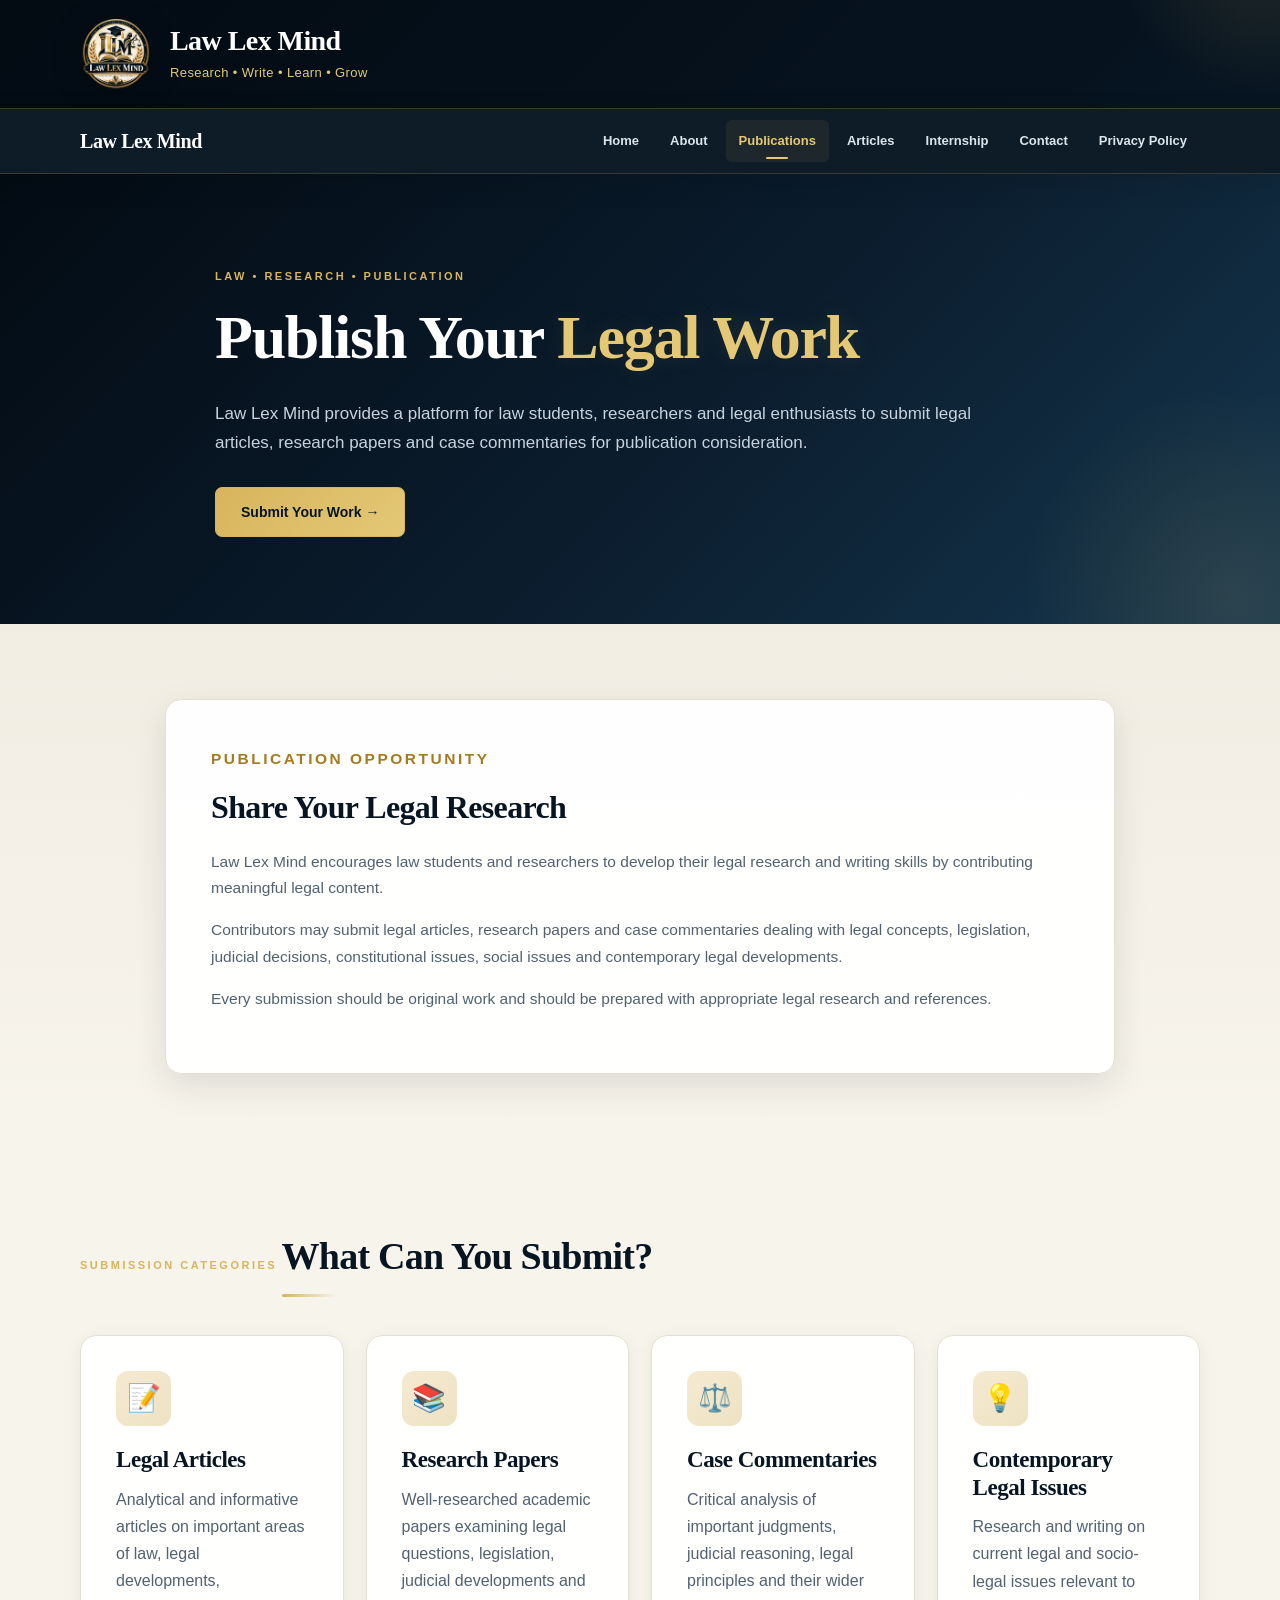
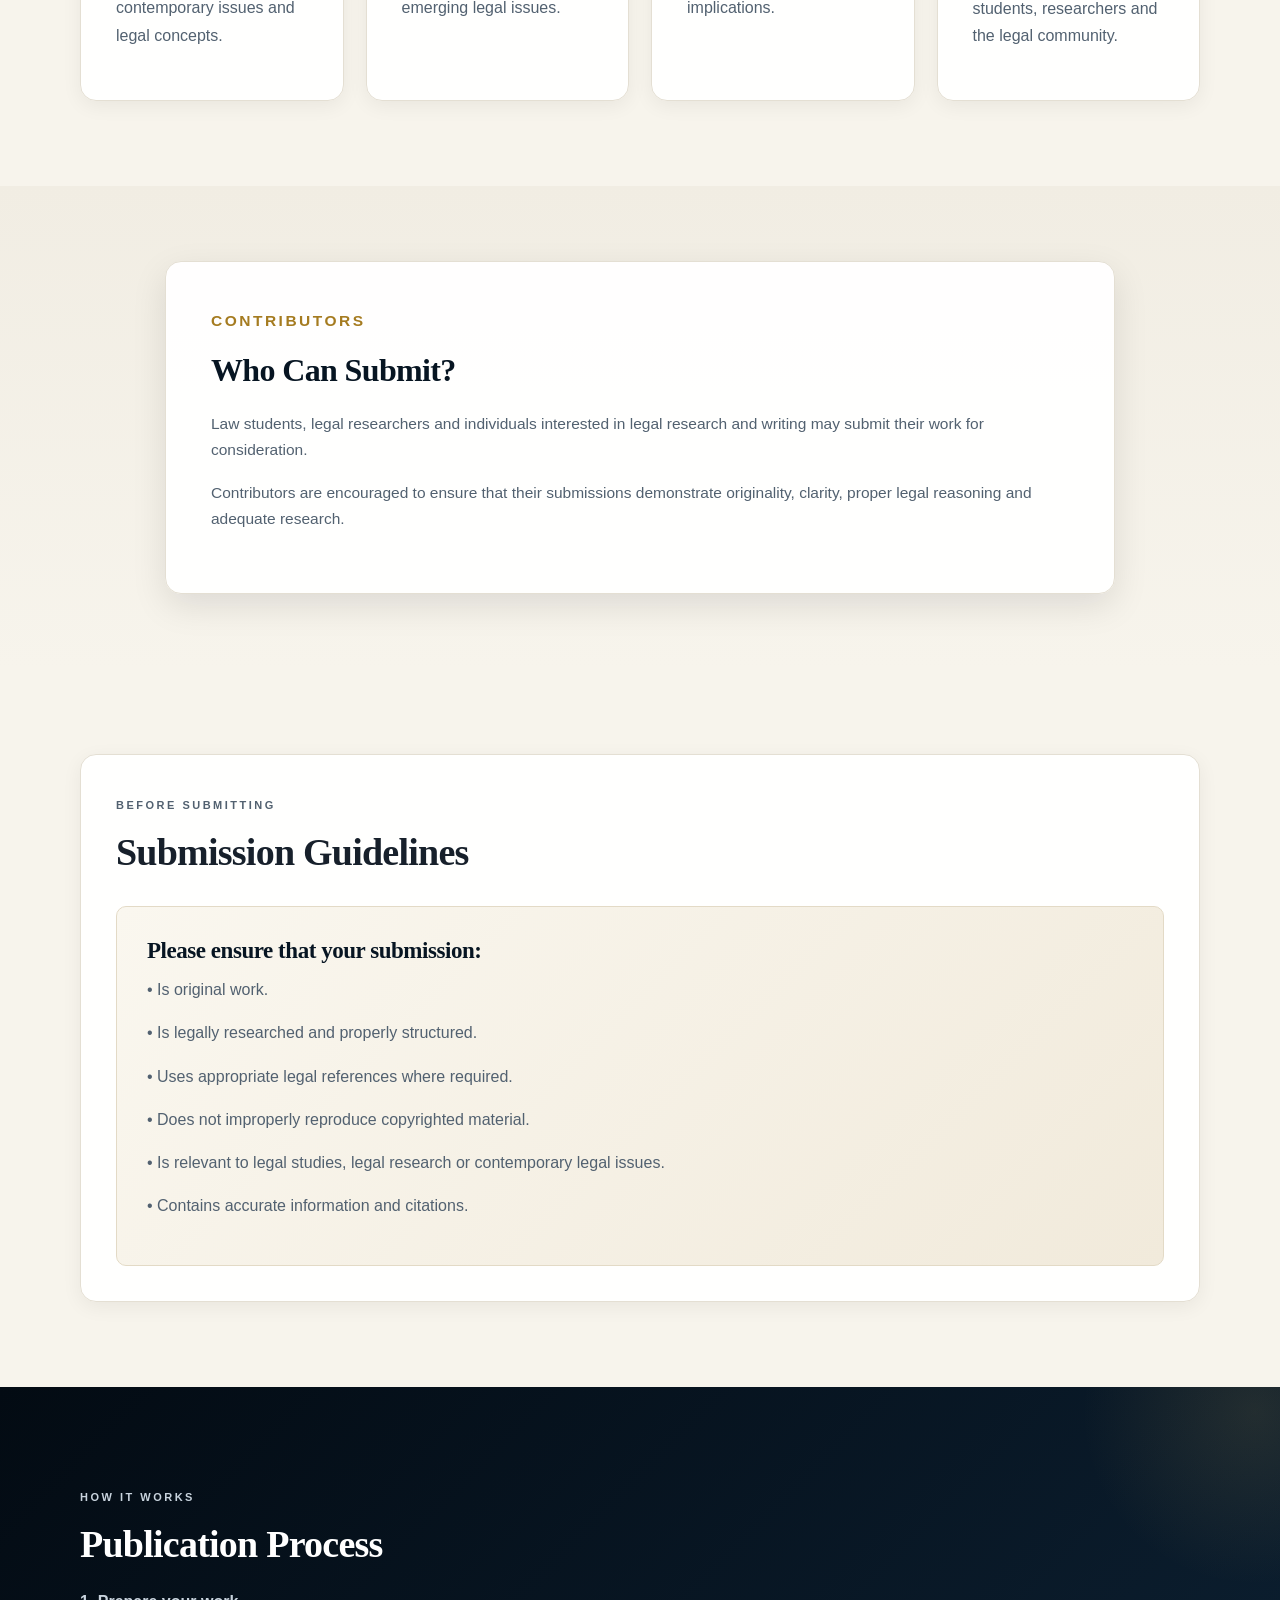
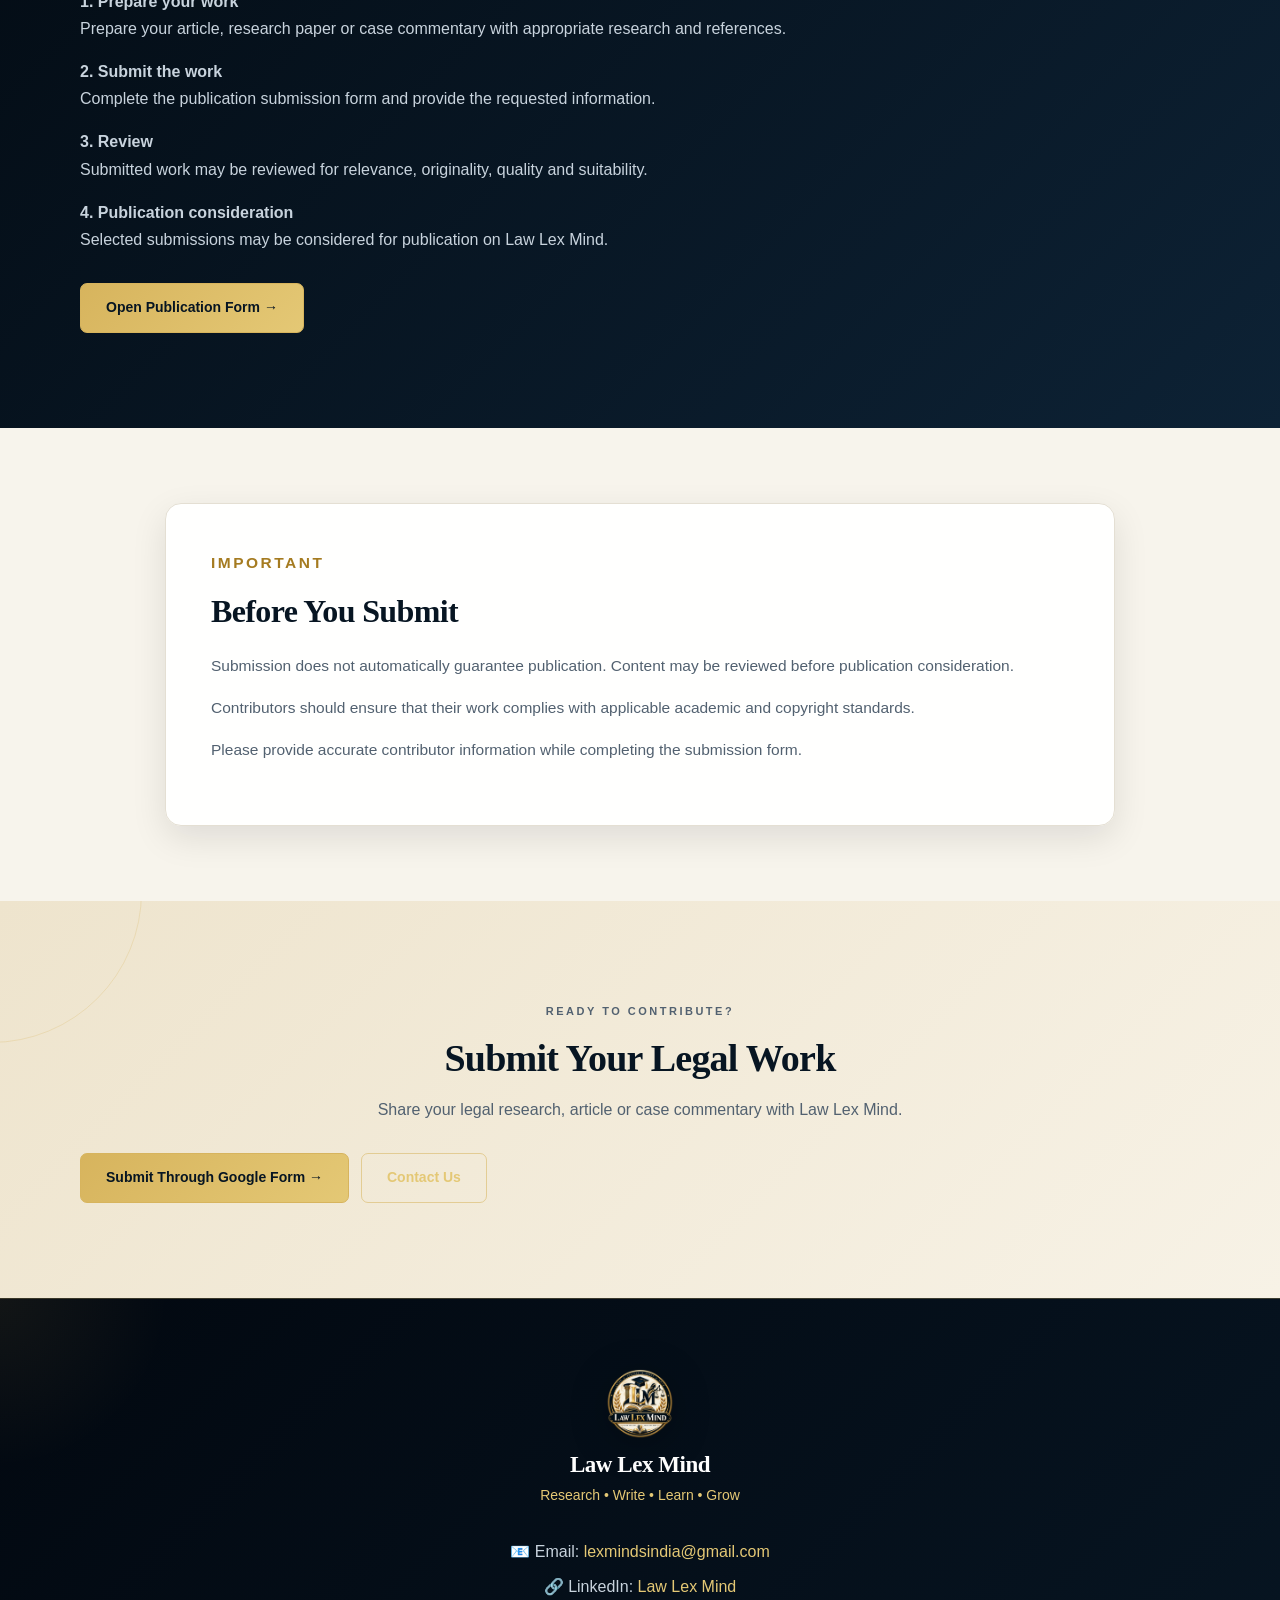
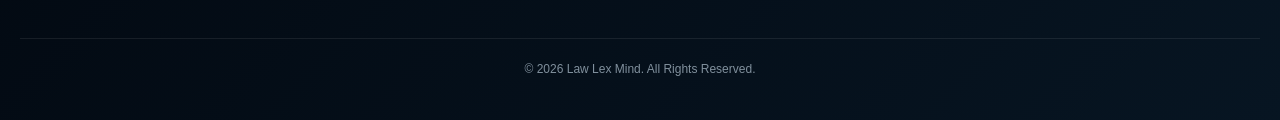
<file: publications.html>
<!DOCTYPE html>
<html lang="en">

<head>

  <meta charset="UTF-8">

  <meta name="viewport"
        content="width=device-width, initial-scale=1.0">

  <title>Publications | Law Lex Mind</title>

  <meta name="description"
        content="Submit legal articles, research papers and case commentaries for publication consideration at Law Lex Mind.">

  <meta name="keywords"
        content="Law Lex Mind publications, legal publication, law articles, research papers, case commentary, law students">

  <meta name="author"
        content="Law Lex Mind">

  <link rel="icon"
        type="image/png"
        href="logo.png">

  <link rel="stylesheet"
        href="style.css">

</head>

<body>


<!-- =====================================================
     HEADER
===================================================== -->

<header class="site-header">

  <div class="logo-area">

    <img
      src="logo.png"
      alt="Law Lex Mind Logo"
      class="site-logo">

    <div class="brand-text">

      <h1>
        Law Lex Mind
      </h1>

      <p>
        Research • Write • Learn • Grow
      </p>

    </div>

  </div>

</header>


<!-- =====================================================
     NAVIGATION
===================================================== -->

<nav class="main-navigation">

  <div class="nav-inner">

    <div class="nav-brand">

      <a href="index.html">
        Law Lex Mind
      </a>

    </div>

    <div class="nav-links">

      <a href="index.html">
        Home
      </a>

      <a href="about.html">
        About
      </a>

      <a href="publications.html" class="active">
        Publications
      </a>

      <a href="articles.html">
        Articles
      </a>

      <a href="internship.html">
        Internship
      </a>

      <a href="contact.html">
        Contact
      </a>

      <a href="policy.html">
        Privacy Policy
      </a>

    </div>

  </div>

</nav>


<!-- =====================================================
     PUBLICATION HERO
===================================================== -->

<section class="policy-hero">

  <div class="policy-hero-content">

    <p class="hero-tag">
      LAW • RESEARCH • PUBLICATION
    </p>

    <h2>
      Publish Your
      <span>Legal Work</span>
    </h2>

    <p class="hero-text">

      Law Lex Mind provides a platform for law students,
      researchers and legal enthusiasts to submit
      legal articles, research papers and case
      commentaries for publication consideration.

    </p>

    <div class="hero-buttons">

      <a
        href="https://docs.google.com/forms/d/e/1FAIpQLSdq1WJe2Bf7KPv8Z0A_dmuxyAe0lhClqGQJQ75b89bi0JYFQg/viewform"
        class="btn"
        target="_blank"
        rel="noopener noreferrer">

        Submit Your Work →

      </a>

    </div>

  </div>

</section>


<!-- =====================================================
     INTRODUCTION
===================================================== -->

<section class="policy-section">

  <div class="policy-container">

    <div class="policy-card">

      <p class="small-heading">
        PUBLICATION OPPORTUNITY
      </p>

      <h2>
        Share Your Legal Research
      </h2>

      <p>

        Law Lex Mind encourages law students and
        researchers to develop their legal research
        and writing skills by contributing meaningful
        legal content.

      </p>

      <p>

        Contributors may submit legal articles,
        research papers and case commentaries dealing
        with legal concepts, legislation, judicial
        decisions, constitutional issues, social
        issues and contemporary legal developments.

      </p>

      <p>

        Every submission should be original work and
        should be prepared with appropriate legal
        research and references.

      </p>

    </div>

  </div>

</section>


<!-- =====================================================
     WHAT CAN YOU SUBMIT
===================================================== -->

<section class="container">

  <div class="section-heading">

    <p class="small-heading">
      SUBMISSION CATEGORIES
    </p>

    <h2>
      What Can You Submit?
    </h2>

  </div>


  <div class="feature-grid">


    <div class="card feature-card">

      <div class="feature-icon">
        📝
      </div>

      <h3>
        Legal Articles
      </h3>

      <p>

        Analytical and informative articles on
        important areas of law, legal developments,
        contemporary issues and legal concepts.

      </p>

    </div>


    <div class="card feature-card">

      <div class="feature-icon">
        📚
      </div>

      <h3>
        Research Papers
      </h3>

      <p>

        Well-researched academic papers examining
        legal questions, legislation, judicial
        developments and emerging legal issues.

      </p>

    </div>


    <div class="card feature-card">

      <div class="feature-icon">
        ⚖️
      </div>

      <h3>
        Case Commentaries
      </h3>

      <p>

        Critical analysis of important judgments,
        judicial reasoning, legal principles and
        their wider implications.

      </p>

    </div>


    <div class="card feature-card">

      <div class="feature-icon">
        💡
      </div>

      <h3>
        Contemporary Legal Issues
      </h3>

      <p>

        Research and writing on current legal and
        socio-legal issues relevant to students,
        researchers and the legal community.

      </p>

    </div>


  </div>

</section>


<!-- =====================================================
     WHO CAN SUBMIT
===================================================== -->

<section class="policy-section">

  <div class="policy-container">

    <div class="policy-card">

      <p class="small-heading">
        CONTRIBUTORS
      </p>

      <h2>
        Who Can Submit?
      </h2>

      <p>

        Law students, legal researchers and individuals
        interested in legal research and writing may
        submit their work for consideration.

      </p>

      <p>

        Contributors are encouraged to ensure that
        their submissions demonstrate originality,
        clarity, proper legal reasoning and adequate
        research.

      </p>

    </div>

  </div>

</section>


<!-- =====================================================
     SUBMISSION GUIDELINES
===================================================== -->

<section class="container">

  <div class="card">

    <p class="small-heading">
      BEFORE SUBMITTING
    </p>

    <h2>
      Submission Guidelines
    </h2>

    <div class="submission-box">

      <h3>
        Please ensure that your submission:
      </h3>

      <p>
        • Is original work.
      </p>

      <p>
        • Is legally researched and properly structured.
      </p>

      <p>
        • Uses appropriate legal references where required.
      </p>

      <p>
        • Does not improperly reproduce copyrighted material.
      </p>

      <p>
        • Is relevant to legal studies, legal research
        or contemporary legal issues.
      </p>

      <p>
        • Contains accurate information and citations.
      </p>

    </div>

  </div>

</section>


<!-- =====================================================
     PUBLICATION PROCESS
===================================================== -->

<section class="dark-section">

  <div class="container">

    <div class="purpose-content">

      <p class="small-heading">
        HOW IT WORKS
      </p>

      <h2>
        Publication Process
      </h2>

      <p>
        <strong>1. Prepare your work</strong><br>
        Prepare your article, research paper or
        case commentary with appropriate research
        and references.
      </p>

      <p>
        <strong>2. Submit the work</strong><br>
        Complete the publication submission form
        and provide the requested information.
      </p>

      <p>
        <strong>3. Review</strong><br>
        Submitted work may be reviewed for relevance,
        originality, quality and suitability.
      </p>

      <p>
        <strong>4. Publication consideration</strong><br>
        Selected submissions may be considered for
        publication on Law Lex Mind.
      </p>


      <div class="hero-buttons">

        <a
          href="https://docs.google.com/forms/d/e/1FAIpQLSdq1WJe2Bf7KPv8Z0A_dmuxyAe0lhClqGQJQ75b89bi0JYFQg/viewform"
          class="btn"
          target="_blank"
          rel="noopener noreferrer">

          Open Publication Form →

        </a>

      </div>

    </div>

  </div>

</section>


<!-- =====================================================
     IMPORTANT NOTE
===================================================== -->

<section class="policy-section">

  <div class="policy-container">

    <div class="policy-card">

      <p class="small-heading">
        IMPORTANT
      </p>

      <h2>
        Before You Submit
      </h2>

      <p>

        Submission does not automatically guarantee
        publication. Content may be reviewed before
        publication consideration.

      </p>

      <p>

        Contributors should ensure that their work
        complies with applicable academic and
        copyright standards.

      </p>

      <p>

        Please provide accurate contributor information
        while completing the submission form.

      </p>

    </div>

  </div>

</section>


<!-- =====================================================
     FINAL CTA
===================================================== -->

<section class="cta-section">

  <div class="container">

    <p class="small-heading">
      READY TO CONTRIBUTE?
    </p>

    <h2>
      Submit Your Legal Work
    </h2>

    <p>

      Share your legal research, article or case
      commentary with Law Lex Mind.

    </p>

    <div class="hero-buttons">

      <a
        href="https://docs.google.com/forms/d/e/1FAIpQLSdq1WJe2Bf7KPv8Z0A_dmuxyAe0lhClqGQJQ75b89bi0JYFQg/viewform"
        class="btn"
        target="_blank"
        rel="noopener noreferrer">

        Submit Through Google Form →

      </a>

      <a
        href="contact.html"
        class="btn secondary-btn">

        Contact Us

      </a>

    </div>

  </div>

</section>


<!-- =====================================================
     FOOTER
===================================================== -->

<footer class="site-footer">

  <div class="footer-logo">

    <img
      src="logo.png"
      alt="Law Lex Mind Logo"
      class="footer-logo-img">

    <h3>
      Law Lex Mind
    </h3>

    <p>
      Research • Write • Learn • Grow
    </p>

  </div>


  <div class="footer-contact">

    <p>

      📧 Email:

      <a href="mailto:lexmindsindia@gmail.com">
        lexmindsindia@gmail.com
      </a>

    </p>

    <p>

      🔗 LinkedIn:

      <a
        href="https://www.linkedin.com/company/legal-school-notes/"
        target="_blank"
        rel="noopener noreferrer">

        Law Lex Mind

      </a>

    </p>

  </div>


  <p class="copyright">

    © 2026 Law Lex Mind.
    All Rights Reserved.

  </p>

</footer>


</body>

</html>
</file>
<file: style.css>
/* =========================================================
   LAW LEX MIND
   MASTER STYLE.CSS
   VERSION 7.0

   WEBSITE PAGES:
   - index.html
   - about.html
   - publications.html
   - articles.html
   - internship.html
   - contact.html
   - policy.html

   REMOVED:
   - notes.html
   - three-dot navigation
========================================================= */


/* =========================================================
   1. DESIGN SYSTEM
========================================================= */

:root {

  --navy-950: #030b13;
  --navy-900: #071522;
  --navy-850: #0a1b2b;
  --navy-800: #0d2235;
  --navy-700: #12314a;

  --gold-500: #d7b45d;
  --gold-400: #e4c875;
  --gold-300: #f0d995;

  --cream: #f7f4ec;
  --cream-dark: #eee9dc;

  --white: #ffffff;

  --text: #17202b;
  --text-soft: #64748b;

  --border: #e4dfd3;

  --shadow-sm:
    0 5px 20px rgba(3, 11, 19, 0.06);

  --shadow-md:
    0 12px 35px rgba(3, 11, 19, 0.10);

  --shadow-lg:
    0 25px 60px rgba(3, 11, 19, 0.14);

  --radius-sm: 6px;
  --radius-md: 10px;
  --radius-lg: 16px;

  --transition:
    0.3s cubic-bezier(.2, .65, .3, 1);
}


/* =========================================================
   2. RESET
========================================================= */

* {
  margin: 0;
  padding: 0;
  box-sizing: border-box;
}

html {
  scroll-behavior: smooth;
  scroll-padding-top: 85px;
}

body {

  margin: 0;

  font-family:
    Arial,
    Helvetica,
    sans-serif;

  background: var(--cream);

  color: var(--text);

  line-height: 1.7;

  overflow-x: hidden;

  -webkit-font-smoothing: antialiased;

  text-rendering: optimizeLegibility;
}

img {
  max-width: 100%;
  height: auto;
  display: block;
}

a {
  color: inherit;
  text-decoration: none;
}

button,
input,
textarea,
select {
  font-family: inherit;
}

button {
  cursor: pointer;
}


/* =========================================================
   3. GLOBAL CONTAINERS
========================================================= */

.container,
.policy-container {

  width:
    min(
      1120px,
      calc(100% - 40px)
    );

  margin-left: auto;
  margin-right: auto;
}


/* =========================================================
   4. TYPOGRAPHY
========================================================= */

h1,
h2,
h3,
h4,
h5,
h6 {

  margin-top: 0;

  font-family:
    Georgia,
    "Times New Roman",
    serif;

  line-height: 1.2;

  letter-spacing: -0.02em;
}

h2 {
  font-size: 38px;
}

h3 {
  font-size: 23px;
}

p {
  margin-top: 0;
  margin-bottom: 16px;
}

.small-heading,
.hero-tag {

  display: inline-block;

  color: var(--gold-500);

  font-size: 11px;

  font-weight: 800;

  letter-spacing: 2.5px;

  text-transform: uppercase;

  margin-bottom: 15px;
}


/* =========================================================
   5. SELECTION
========================================================= */

::selection {

  background:
    var(--gold-500);

  color:
    var(--navy-950);
}


/* =========================================================
   6. HEADER
========================================================= */

.site-header {

  width: 100%;

  position: relative;

  background:
    linear-gradient(
      135deg,
      var(--navy-950),
      var(--navy-900)
    );

  color:
    var(--white);

  border-bottom:
    1px solid
    rgba(215, 180, 93, 0.28);

  overflow: hidden;
}

.site-header::after {

  content: "";

  position: absolute;

  width: 280px;
  height: 280px;

  right: -120px;
  top: -180px;

  border-radius: 50%;

  background:
    radial-gradient(
      circle,
      rgba(215, 180, 93, 0.12),
      transparent 70%
    );

  pointer-events: none;
}

.logo-area {

  width:
    min(
      1120px,
      calc(100% - 40px)
    );

  margin: 0 auto;

  padding:
    18px 0;

  display: flex;

  align-items: center;

  gap: 18px;

  position: relative;

  z-index: 2;
}


/* =========================================================
   7. LOGO
========================================================= */

.site-logo {

  width: 72px;
  height: 72px;

  object-fit: contain;

  object-position: center;

  flex-shrink: 0;

  filter:
    drop-shadow(
      0 5px 15px
      rgba(0, 0, 0, 0.25)
    );

  transition:
    transform var(--transition),
    filter var(--transition);
}

.site-logo:hover {

  transform:
    scale(1.05);

  filter:
    drop-shadow(
      0 8px 20px
      rgba(215, 180, 93, 0.18)
    );
}


/* =========================================================
   8. BRAND TEXT
========================================================= */

.brand-text h1 {

  margin: 0;

  font-family:
    Georgia,
    "Times New Roman",
    serif;

  font-size: 28px;

  line-height: 1.2;

  color:
    var(--white);

  letter-spacing:
    -0.02em;
}

.brand-text p {

  margin-top: 5px;

  margin-bottom: 0;

  font-size: 13px;

  color:
    var(--gold-400);

  letter-spacing:
    0.4px;
}


/* =========================================================
   9. MAIN NAVIGATION
========================================================= */

.main-navigation {

  width: 100%;

  position: sticky;

  top: 0;

  z-index: 5000;

  background:
    rgba(
      7,
      21,
      34,
      0.97
    );

  color:
    var(--white);

  border-bottom:
    1px solid
    rgba(
      215,
      180,
      93,
      0.20
    );

  box-shadow:
    0 8px 30px
    rgba(
      0,
      0,
      0,
      0.10
    );

  backdrop-filter:
    blur(16px);

  -webkit-backdrop-filter:
    blur(16px);
}


/* =========================================================
   10. NAV INNER
========================================================= */

.nav-inner {

  width:
    min(
      1120px,
      calc(100% - 40px)
    );

  min-height: 64px;

  margin: 0 auto;

  display: flex;

  align-items: center;

  justify-content: space-between;

  gap: 25px;

  position: relative;
}


/* =========================================================
   11. NAV BRAND
========================================================= */

.nav-brand {

  flex-shrink: 0;

  position: relative;

  z-index: 2;
}

.nav-brand a {

  display: inline-flex;

  align-items: center;

  color:
    var(--white);

  font-family:
    Georgia,
    "Times New Roman",
    serif;

  font-size: 20px;

  font-weight: 700;

  letter-spacing:
    -0.02em;

  transition:
    color var(--transition),
    transform var(--transition);
}

.nav-brand a:hover {

  color:
    var(--gold-400);

  transform:
    translateY(-1px);
}


/* =========================================================
   12. NORMAL NAVIGATION LINKS
========================================================= */

.nav-links {

  display: flex;

  align-items: center;

  justify-content: flex-end;

  gap: 5px;

  margin-left: auto;
}

.nav-links a {

  position: relative;

  display: inline-flex;

  align-items: center;

  justify-content: center;

  min-height: 42px;

  padding:
    8px 13px;

  border-radius: 6px;

  color:
    #dce4eb;

  font-size: 13px;

  font-weight: 700;

  white-space: nowrap;

  transition:
    color var(--transition),
    background var(--transition),
    transform var(--transition);
}

.nav-links a::after {

  content: "";

  position: absolute;

  left: 50%;

  bottom: 3px;

  width: 0;

  height: 2px;

  border-radius: 20px;

  background:
    var(--gold-400);

  transform:
    translateX(-50%);

  transition:
    width 0.25s ease;
}

.nav-links a:hover {

  color:
    var(--gold-400);

  background:
    rgba(
      215,
      180,
      93,
      0.07
    );
}

.nav-links a:hover::after {

  width: 22px;
}

.nav-links a.active {

  color:
    var(--gold-400);

  background:
    rgba(
      215,
      180,
      93,
      0.08
    );
}

.nav-links a.active::after {

  width: 22px;
}


/* =========================================================
   13. REMOVE OLD THREE-DOT SYSTEM
========================================================= */

.dots-menu,
.dots-menu-btn,
.menu-toggle {

  display: none !important;
}


/* =========================================================
   14. LOADER
========================================================= */

#website-loader,
.page-loader {

  position: fixed;

  inset: 0;

  z-index: 99999;

  display: flex;

  align-items: center;

  justify-content: center;

  text-align: center;

  background:
    radial-gradient(
      circle at center,
      #102a40 0%,
      var(--navy-950) 70%
    );

  opacity: 1;

  visibility: visible;

  pointer-events: none;

  animation:
    automaticLoaderHide
    2.5s
    ease
    forwards;
}

.loader-content,
.page-loader-box {

  width:
    min(
      90%,
      500px
    );

  text-align: center;

  color:
    var(--white);

  animation:
    loaderAppear
    0.8s
    ease
    forwards;
}

.loader-logo,
.page-loader-logo {

  width: 90px;
  height: 90px;

  object-fit: contain;

  margin:
    0 auto 18px;

  filter:
    drop-shadow(
      0 8px 25px
      rgba(
        215,
        180,
        93,
        0.20
      )
    );

  animation:
    loaderLogo
    1.5s
    ease-in-out
    infinite alternate;
}

.loader-content h1,
.page-loader-name {

  font-family:
    Georgia,
    "Times New Roman",
    serif;

  font-size: 28px;

  color:
    var(--white);

  margin-bottom: 6px;
}

.loader-content p,
.page-loader-tagline {

  color:
    var(--gold-400);

  font-size: 14px;
}

.loader-line,
.page-loader-bar {

  width: 220px;
  height: 3px;

  margin:
    25px auto 12px;

  background:
    rgba(
      255,
      255,
      255,
      0.12
    );

  border-radius: 20px;

  overflow: hidden;
}

.loader-progress,
.page-loader-bar span {

  display: block;

  width: 0;

  height: 100%;

  background:
    linear-gradient(
      90deg,
      var(--gold-500),
      var(--gold-300)
    );

  animation:
    loading
    2s
    ease
    forwards;
}

.loader-text,
.page-loader-loading {

  font-size: 12px;

  color:
    #b8c5d1;
}

.page-loader-loading {

  animation:
    loadingText
    1s
    ease-in-out
    infinite alternate;
}


/* =========================================================
   15. LOADER ANIMATIONS
========================================================= */

@keyframes loading {

  from {
    width: 0;
  }

  to {
    width: 100%;
  }

}

@keyframes loaderAppear {

  from {

    opacity: 0;

    transform:
      translateY(25px);
  }

  to {

    opacity: 1;

    transform:
      translateY(0);
  }

}

@keyframes loaderLogo {

  from {

    transform:
      scale(0.96)
      rotate(-1deg);
  }

  to {

    transform:
      scale(1.04)
      rotate(1deg);
  }

}

@keyframes loadingText {

  from {
    opacity: 0.45;
  }

  to {
    opacity: 1;
  }

}

@keyframes automaticLoaderHide {

  0% {

    opacity: 1;

    visibility: visible;
  }

  70% {

    opacity: 1;

    visibility: visible;
  }

  90% {

    opacity: 0;

    visibility: hidden;
  }

  100% {

    opacity: 0;

    visibility: hidden;

    pointer-events: none;
  }

}


/* =========================================================
   16. HERO
========================================================= */

.hero {

  position: relative;

  min-height: 650px;

  display: flex;

  align-items: center;

  overflow: hidden;

  background:
    linear-gradient(
      115deg,
      #030b13 0%,
      #071522 42%,
      #102c43 100%
    );

  color:
    var(--white);
}

.hero::before {

  content: "";

  position: absolute;

  width: 520px;
  height: 520px;

  right: -180px;
  top: -150px;

  border-radius: 50%;

  background:
    radial-gradient(
      circle,
      rgba(
        215,
        180,
        93,
        0.13
      ),
      transparent 68%
    );

  animation:
    heroGlow
    8s
    ease-in-out
    infinite alternate;

  pointer-events: none;
}

.hero::after {

  content: "";

  position: absolute;

  inset: 0;

  opacity: 0.045;

  background-image:
    linear-gradient(
      rgba(
        255,
        255,
        255,
        0.5
      ) 1px,
      transparent 1px
    ),
    linear-gradient(
      90deg,
      rgba(
        255,
        255,
        255,
        0.5
      ) 1px,
      transparent 1px
    );

  background-size:
    45px 45px;

  pointer-events: none;
}

@keyframes heroGlow {

  from {
    transform:
      scale(0.95);
  }

  to {
    transform:
      scale(1.08);
  }

}

.hero-content {

  width:
    min(
      1120px,
      calc(100% - 40px)
    );

  margin: 0 auto;

  max-width: 900px;

  position: relative;

  z-index: 2;

  animation:
    heroContentIn
    0.9s
    ease
    both;
}

@keyframes heroContentIn {

  from {

    opacity: 0;

    transform:
      translateY(25px);
  }

  to {

    opacity: 1;

    transform:
      translateY(0);
  }

}

.hero h2 {

  font-size:
    clamp(
      44px,
      6vw,
      72px
    );

  margin-bottom: 25px;

  letter-spacing:
    -0.035em;
}

.hero h2 span,
.policy-hero h2 span {

  color:
    var(--gold-400);

  text-shadow:
    0 0 25px
    rgba(
      215,
      180,
      93,
      0.12
    );
}

.hero-text {

  max-width: 720px;

  color:
    #c8d3dd;

  font-size: 17px;
}


/* =========================================================
   17. INNER PAGE HERO
========================================================= */

.policy-hero {

  position: relative;

  min-height: 450px;

  display: flex;

  align-items: center;

  overflow: hidden;

  background:
    linear-gradient(
      135deg,
      #030b13 0%,
      #0b1d2e 55%,
      #15364e 100%
    );

  color:
    var(--white);
}

.policy-hero::after {

  content: "";

  position: absolute;

  width: 420px;
  height: 420px;

  right: -160px;
  bottom: -180px;

  border-radius: 50%;

  background:
    radial-gradient(
      circle,
      rgba(
        215,
        180,
        93,
        0.12
      ),
      transparent 70%
    );
}

.policy-hero-content {

  width:
    min(
      1120px,
      calc(100% - 40px)
    );

  margin: 0 auto;

  max-width: 850px;

  position: relative;

  z-index: 2;
}

.policy-hero h2 {

  font-size:
    clamp(
      42px,
      5vw,
      62px
    );

  margin-bottom: 25px;

  color:
    var(--white);
}

.policy-hero .hero-text {

  color:
    #c8d3dd;

  max-width: 760px;
}


/* =========================================================
   18. BUTTONS
========================================================= */

.hero-buttons {

  display: flex;

  flex-wrap: wrap;

  gap: 12px;

  margin-top: 30px;
}

.btn {

  position: relative;

  display: inline-flex;

  align-items: center;

  justify-content: center;

  min-height: 50px;

  padding:
    0 25px;

  border-radius: 7px;

  background:
    linear-gradient(
      135deg,
      var(--gold-500),
      var(--gold-400)
    );

  color:
    var(--navy-900);

  border:
    1px solid
    var(--gold-500);

  font-size: 14px;

  font-weight: 800;

  overflow: hidden;

  transition:
    transform var(--transition),
    box-shadow var(--transition),
    background var(--transition);
}

.btn::before {

  content: "";

  position: absolute;

  top: 0;

  left: -120%;

  width: 80%;

  height: 100%;

  background:
    linear-gradient(
      90deg,
      transparent,
      rgba(
        255,
        255,
        255,
        0.28
      ),
      transparent
    );

  transform:
    skewX(-20deg);

  transition:
    left 0.6s ease;
}

.btn:hover::before {

  left: 140%;
}

.btn:hover {

  transform:
    translateY(-3px);

  box-shadow:
    0 12px 28px
    rgba(
      215,
      180,
      93,
      0.20
    );
}

.secondary-btn {

  background:
    transparent;

  color:
    var(--gold-400);

  border-color:
    rgba(
      215,
      180,
      93,
      0.55
    );
}

.secondary-btn:hover {

  background:
    var(--gold-500);

  color:
    var(--navy-900);
}


/* =========================================================
   19. LINKEDIN BUTTON
========================================================= */

.linkedin-btn {

  background:
    #0a66c2;

  border-color:
    #0a66c2;

  color:
    var(--white);
}

.linkedin-btn:hover {

  background:
    #084f96;

  border-color:
    #084f96;

  box-shadow:
    0 12px 25px
    rgba(
      10,
      102,
      194,
      0.22
    );
}


/* =========================================================
   20. MAIN SECTIONS
========================================================= */

main {
  width: 100%;
}

section {
  width: 100%;
}

section.container {

  padding-top: 85px;

  padding-bottom: 85px;
}

.policy-section {

  padding:
    75px 0;
}

.policy-section:nth-child(even) {

  background:
    linear-gradient(
      180deg,
      #f1ede3,
      #f7f4ec
    );
}


/* =========================================================
   21. GENERAL CARDS
========================================================= */

.card {

  position: relative;

  background:
    rgba(
      255,
      255,
      255,
      0.96
    );

  border:
    1px solid
    var(--border);

  border-radius:
    var(--radius-lg);

  padding:
    35px;

  box-shadow:
    var(--shadow-sm);

  overflow: hidden;

  transition:
    transform var(--transition),
    box-shadow var(--transition),
    border-color var(--transition);
}

.card::before {

  content: "";

  position: absolute;

  left: 0;

  top: 0;

  width: 100%;

  height: 3px;

  background:
    linear-gradient(
      90deg,
      transparent,
      var(--gold-500),
      transparent
    );

  transform:
    scaleX(0);

  transition:
    transform 0.35s ease;
}

.card:hover {

  transform:
    translateY(-7px);

  box-shadow:
    var(--shadow-lg);

  border-color:
    rgba(
      215,
      180,
      93,
      0.65
    );
}

.card:hover::before {

  transform:
    scaleX(1);
}

.intro-card {

  max-width:
    950px;
}

.card h2 {

  margin-bottom:
    18px;
}

.card p {

  color:
    #526170;
}


/* =========================================================
   22. POLICY CARD
========================================================= */

.policy-card {

  max-width:
    950px;

  margin:
    0 auto;

  padding:
    45px;

  background:
    rgba(
      255,
      255,
      255,
      0.97
    );

  border:
    1px solid
    var(--border);

  border-radius:
    var(--radius-lg);

  box-shadow:
    var(--shadow-md);
}

.policy-card h2 {

  color:
    var(--navy-900);

  font-size:
    32px;

  margin-bottom:
    22px;
}

.policy-card h3 {

  color:
    var(--navy-800);

  font-size:
    20px;

  margin-top:
    30px;

  margin-bottom:
    10px;
}

.policy-card p {

  color:
    #526170;

  font-size:
    15.5px;

  margin-bottom:
    16px;
}

.policy-card ul {

  margin:
    10px 0 20px 22px;

  color:
    #526170;
}

.policy-card li {

  margin-bottom:
    8px;
}

.policy-card .small-heading {

  color:
    #a57b20;
}


/* =========================================================
   23. SECTION HEADINGS
========================================================= */

.section-heading {

  margin-bottom:
    38px;
}

.section-heading h2 {

  color:
    var(--navy-900);

  position:
    relative;

  display:
    inline-block;
}

.section-heading h2::after {

  content: "";

  display:
    block;

  width:
    55px;

  height:
    3px;

  margin-top:
    14px;

  border-radius:
    20px;

  background:
    linear-gradient(
      90deg,
      var(--gold-500),
      transparent
    );
}


/* =========================================================
   24. FEATURE GRID
========================================================= */

.feature-grid {

  display:
    grid;

  grid-template-columns:
    repeat(
      4,
      minmax(0, 1fr)
    );

  gap:
    22px;
}

.feature-card {

  height:
    100%;

  display:
    flex;

  flex-direction:
    column;
}

.feature-icon {

  width:
    55px;

  height:
    55px;

  display:
    flex;

  align-items:
    center;

  justify-content:
    center;

  margin-bottom:
    20px;

  border-radius:
    12px;

  background:
    linear-gradient(
      135deg,
      #f5ead0,
      #eee2c4
    );

  color:
    #9a721e;

  font-size:
    27px;

  transition:
    transform var(--transition);
}

.feature-card:hover .feature-icon {

  transform:
    translateY(-4px)
    rotate(-2deg);
}

.feature-card h3 {

  margin-bottom:
    12px;

  color:
    var(--navy-900);
}

.feature-card p {

  flex-grow:
    1;
}


/* =========================================================
   25. ARTICLE GRID
========================================================= */

.article-grid {

  display:
    grid;

  grid-template-columns:
    repeat(
      3,
      minmax(0, 1fr)
    );

  gap:
    22px;

  margin-top:
    30px;
}

.article-card {

  position:
    relative;

  display:
    flex;

  flex-direction:
    column;

  height:
    100%;

  background:
    rgba(
      255,
      255,
      255,
      0.98
    );

  border:
    1px solid
    var(--border);

  border-radius:
    var(--radius-lg);

  padding:
    30px;

  box-shadow:
    var(--shadow-sm);

  overflow:
    hidden;

  transition:
    transform var(--transition),
    box-shadow var(--transition),
    border-color var(--transition);
}

.article-card::after {

  content:
    "";

  position:
    absolute;

  width:
    110px;

  height:
    110px;

  right:
    -65px;

  bottom:
    -65px;

  border-radius:
    50%;

  background:
    rgba(
      215,
      180,
      93,
      0.10
    );

  transition:
    transform 0.4s ease;
}

.article-card:hover {

  transform:
    translateY(-7px);

  border-color:
    rgba(
      215,
      180,
      93,
      0.65
    );

  box-shadow:
    var(--shadow-lg);
}

.article-card:hover::after {

  transform:
    scale(1.8);
}

.article-icon {

  font-size:
    32px;

  margin-bottom:
    15px;
}

.article-card h3 {

  color:
    var(--navy-900);

  margin-bottom:
    12px;
}

.article-card p {

  color:
    #526170;

  font-size:
    15px;

  flex-grow:
    1;
}


/* =========================================================
   26. ARTICLE CATEGORY
========================================================= */

.article-category {

  display:
    inline-block;

  width:
    fit-content;

  margin-bottom:
    12px;

  padding:
    5px 11px;

  border-radius:
    30px;

  background:
    #f3ead5;

  color:
    #86631b;

  font-size:
    10px;

  font-weight:
    800;

  letter-spacing:
    1.2px;

  text-transform:
    uppercase;
}


/* =========================================================
   27. ARTICLE LINK
========================================================= */

.article-link {

  display:
    inline-flex;

  align-items:
    center;

  width:
    fit-content;

  margin-top:
    15px;

  color:
    #96701e;

  font-weight:
    800;

  font-size:
    14px;

  transition:
    transform var(--transition),
    color var(--transition);
}

.article-link:hover {

  color:
    var(--navy-900);

  transform:
    translateX(5px);
}


/* =========================================================
   28. ARTICLE LIST
========================================================= */

.article-list {

  display:
    flex;

  flex-direction:
    column;

  gap:
    18px;

  margin-top:
    30px;
}

.article-list-item {

  display:
    flex;

  align-items:
    center;

  justify-content:
    space-between;

  gap:
    20px;

  padding:
    23px 26px;

  background:
    var(--white);

  border:
    1px solid
    var(--border);

  border-radius:
    var(--radius-md);

  box-shadow:
    0 4px 15px
    rgba(
      3,
      11,
      19,
      0.04
    );

  transition:
    transform var(--transition),
    border-color var(--transition),
    box-shadow var(--transition);
}

.article-list-item:hover {

  transform:
    translateX(6px);

  border-color:
    rgba(
      215,
      180,
      93,
      0.7
    );

  box-shadow:
    var(--shadow-sm);
}

.article-list-item h3 {

  margin-bottom:
    6px;

  color:
    var(--navy-900);
}

.article-list-item p {

  margin:
    0;

  color:
    var(--text-soft);

  font-size:
    14px;
}


/* =========================================================
   29. DARK SECTION
========================================================= */

.dark-section {

  position:
    relative;

  padding:
    95px 0;

  background:
    linear-gradient(
      135deg,
      var(--navy-950),
      var(--navy-800)
    );

  color:
    var(--white);

  overflow:
    hidden;
}

.dark-section::after {

  content:
    "";

  position:
    absolute;

  width:
    350px;

  height:
    350px;

  right:
    -150px;

  top:
    -150px;

  border-radius:
    50%;

  background:
    radial-gradient(
      circle,
      rgba(
        215,
        180,
        93,
        0.12
      ),
      transparent 70%
    );
}

.purpose-content {

  max-width:
    800px;

  position:
    relative;

  z-index:
    2;
}

.purpose-content h2 {

  margin-bottom:
    20px;
}

.purpose-content p {

  color:
    #c8d3dd;
}


/* =========================================================
   30. CTA SECTION
========================================================= */

.cta-section {

  position:
    relative;

  padding:
    95px 0;

  text-align:
    center;

  background:
    linear-gradient(
      135deg,
      #eee4cd,
      #f7f2e6
    );

  overflow:
    hidden;
}

.cta-section::before {

  content:
    "";

  position:
    absolute;

  width:
    300px;

  height:
    300px;

  left:
    -160px;

  top:
    -160px;

  border-radius:
    50%;

  border:
    1px solid
    rgba(
      215,
      180,
      93,
      0.25
    );
}

.cta-section h2 {

  margin-bottom:
    15px;

  color:
    var(--navy-900);

  position:
    relative;

  z-index:
    2;
}

.cta-section p {

  color:
    #526170;

  position:
    relative;

  z-index:
    2;
}


/* =========================================================
   31. CONTACT CONTENT
========================================================= */

.contact-content {

  max-width:
    850px;

  margin:
    0 auto;
}

.contact-content h2 {

  margin-bottom:
    20px;
}

.contact-content p {

  color:
    #c8d3dd;
}

.contact-content strong {

  color:
    var(--white);
}


/* =========================================================
   32. CONTACT FORM
========================================================= */

.contact-form {

  max-width:
    850px;

  margin:
    35px auto 0;

  padding:
    38px;

  background:
    rgba(
      255,
      255,
      255,
      0.98
    );

  border:
    1px solid
    var(--border);

  border-radius:
    var(--radius-lg);

  box-shadow:
    var(--shadow-md);
}

.form-group {

  margin-bottom:
    21px;
}

.form-group label {

  display:
    block;

  margin-bottom:
    7px;

  color:
    var(--navy-900);

  font-size:
    13px;

  font-weight:
    800;
}

.form-group input,
.form-group textarea,
.form-group select {

  width:
    100%;

  padding:
    14px 15px;

  border:
    1px solid
    #d7d2c7;

  border-radius:
    7px;

  background:
    #ffffff;

  color:
    var(--text);

  font-size:
    15px;

  outline:
    none;

  transition:
    border-color var(--transition),
    box-shadow var(--transition),
    transform var(--transition);
}

.form-group input:focus,
.form-group textarea:focus,
.form-group select:focus {

  border-color:
    var(--gold-500);

  box-shadow:
    0 0 0 4px
    rgba(
      215,
      180,
      93,
      0.13
    );
}

.form-group textarea {

  min-height:
    150px;

  resize:
    vertical;
}

.form-note {

  margin-top:
    10px;

  color:
    var(--text-soft);

  font-size:
    13px;
}


/* =========================================================
   33. SUBMISSION BOX
========================================================= */

.submission-box {

  margin-top:
    30px;

  padding:
    30px;

  background:
    linear-gradient(
      135deg,
      #faf7ef,
      #f1eadb
    );

  border:
    1px solid
    #e3dac6;

  border-radius:
    var(--radius-md);
}

.submission-box h3 {

  margin-bottom:
    12px;

  color:
    var(--navy-900);
}

.submission-box p {

  color:
    #526170;
}


/* =========================================================
   34. GOOGLE FORM BUTTON
========================================================= */

.google-form-btn {

  background:
    linear-gradient(
      135deg,
      var(--gold-500),
      var(--gold-400)
    );

  color:
    var(--navy-900);
}

.google-form-btn:hover {

  background:
    var(--gold-400);
}


/* =========================================================
   35. POLICY CONTACT
========================================================= */

.policy-contact {

  padding:
    95px 0;

  background:
    linear-gradient(
      135deg,
      var(--navy-950),
      var(--navy-800)
    );

  color:
    var(--white);
}

.policy-contact .contact-content {

  max-width:
    850px;

  margin:
    0 auto;
}

.policy-contact .hero-buttons {

  margin-top:
    25px;
}

.policy-contact h2 {

  margin-bottom:
    20px;
}


/* =========================================================
   36. PUBLICATION INFORMATION
========================================================= */

.publication-info {

  display:
    grid;

  grid-template-columns:
    repeat(
      3,
      minmax(0, 1fr)
    );

  gap:
    18px;

  margin-top:
    30px;
}

.publication-info-box {

  position:
    relative;

  padding:
    27px;

  background:
    var(--white);

  border:
    1px solid
    var(--border);

  border-radius:
    var(--radius-md);

  box-shadow:
    var(--shadow-sm);

  transition:
    transform var(--transition),
    box-shadow var(--transition),
    border-color var(--transition);
}

.publication-info-box:hover {

  transform:
    translateY(-5px);

  border-color:
    rgba(
      215,
      180,
      93,
      0.6
    );

  box-shadow:
    var(--shadow-md);
}

.publication-info-box h3 {

  margin-bottom:
    10px;

  color:
    var(--navy-900);
}

.publication-info-box p {

  color:
    #526170;

  font-size:
    14px;
}


/* =========================================================
   37. FOOTER
========================================================= */

.site-footer {

  position:
    relative;

  padding:
    70px 20px 25px;

  background:
    linear-gradient(
      135deg,
      #020810,
      #071522
    );

  color:
    #c8d3dd;

  text-align:
    center;

  border-top:
    1px solid
    rgba(
      215,
      180,
      93,
      0.25
    );

  overflow:
    hidden;
}

.site-footer::before {

  content:
    "";

  position:
    absolute;

  width:
    350px;

  height:
    350px;

  left:
    -180px;

  top:
    -180px;

  border-radius:
    50%;

  background:
    radial-gradient(
      circle,
      rgba(
        215,
        180,
        93,
        0.08
      ),
      transparent 70%
    );
}

.footer-logo {

  margin-bottom:
    30px;

  position:
    relative;

  z-index:
    2;
}

.footer-logo-img {

  width:
    70px;

  height:
    70px;

  object-fit:
    contain;

  margin:
    0 auto 12px;

  filter:
    drop-shadow(
      0 6px 18px
      rgba(
        0,
        0,
        0,
        0.25
      )
    );
}

.footer-logo h3 {

  color:
    var(--white);

  margin-bottom:
    5px;
}

.footer-logo p {

  color:
    var(--gold-400);

  font-size:
    14px;
}

.footer-links {

  display:
    flex;

  flex-wrap:
    wrap;

  justify-content:
    center;

  gap:
    22px;

  margin:
    28px 0;

  position:
    relative;

  z-index:
    2;
}

.footer-links a {

  color:
    #b9c5cf;

  font-size:
    13px;

  transition:
    color var(--transition),
    transform var(--transition);
}

.footer-links a:hover,
.footer-links a.active {

  color:
    var(--gold-400);

  transform:
    translateY(-2px);
}

.footer-contact {

  margin-top:
    20px;

  position:
    relative;

  z-index:
    2;
}

.footer-contact p {

  margin-bottom:
    8px;
}

.footer-contact a {

  color:
    var(--gold-400);
}

.footer-contact a:hover {

  color:
    var(--white);
}

.copyright {

  margin-top:
    38px;

  padding-top:
    20px;

  border-top:
    1px solid
    rgba(
      255,
      255,
      255,
      0.08
    );

  color:
    #81909d;

  font-size:
    12px;

  position:
    relative;

  z-index:
    2;
}


/* =========================================================
   38. CONTENT LINKS
========================================================= */

.policy-card a:not(.btn),
.card a:not(.btn),
.contact-content a:not(.btn) {

  color:
    #96701e;

  font-weight:
    700;

  transition:
    color var(--transition);
}

.policy-card a:not(.btn):hover,
.card a:not(.btn):hover,
.contact-content a:not(.btn):hover {

  color:
    var(--navy-900);

  text-decoration:
    underline;
}


/* =========================================================
   39. DIVIDER
========================================================= */

.section-divider {

  width:
    70px;

  height:
    3px;

  margin:
    18px 0 25px;

  border-radius:
    20px;

  background:
    linear-gradient(
      90deg,
      var(--gold-500),
      transparent
    );
}


/* =========================================================
   40. BACK TO TOP
========================================================= */

.back-to-top {

  position:
    fixed;

  right:
    20px;

  bottom:
    20px;

  width:
    46px;

  height:
    46px;

  display:
    flex;

  align-items:
    center;

  justify-content:
    center;

  border-radius:
    50%;

  background:
    linear-gradient(
      135deg,
      var(--gold-500),
      var(--gold-400)
    );

  color:
    var(--navy-900);

  font-weight:
    900;

  box-shadow:
    0 8px 25px
    rgba(
      0,
      0,
      0,
      0.18
    );

  z-index:
    1000;

  transition:
    transform var(--transition),
    box-shadow var(--transition);
}

.back-to-top:hover {

  transform:
    translateY(-4px);

  box-shadow:
    0 14px 30px
    rgba(
      0,
      0,
      0,
      0.24
    );
}


/* =========================================================
   41. ACCESSIBILITY
========================================================= */

a:focus-visible,
button:focus-visible,
input:focus-visible,
textarea:focus-visible,
select:focus-visible {

  outline:
    2px solid
    var(--gold-500);

  outline-offset:
    3px;
}


/* =========================================================
   42. TABLET
========================================================= */

@media (max-width: 1050px) {

  .nav-links {

    gap:
      2px;
  }

  .nav-links a {

    padding:
      8px 9px;

    font-size:
      12px;
  }

  .feature-grid {

    grid-template-columns:
      repeat(
        2,
        minmax(0, 1fr)
      );
  }

  .article-grid {

    grid-template-columns:
      repeat(
        2,
        minmax(0, 1fr)
      );
  }

  .publication-info {

    grid-template-columns:
      repeat(
        2,
        minmax(0, 1fr)
      );
  }

}


/* =========================================================
   43. MOBILE
========================================================= */

@media (max-width: 750px) {


  /* -----------------------------------------
     HEADER
  ----------------------------------------- */

  .logo-area {

    width:
      calc(100% - 30px);

    gap:
      12px;

    padding:
      13px 0;
  }

  .site-logo {

    width:
      58px;

    height:
      58px;
  }

  .brand-text h1 {

    font-size:
      22px;
  }

  .brand-text p {

    font-size:
      12px;
  }


  /* -----------------------------------------
     NAVIGATION
  ----------------------------------------- */

  .main-navigation {

    position:
      sticky;

    top:
      0;

    overflow:
      hidden;
  }

  .nav-inner {

    width:
      calc(100% - 20px);

    min-height:
      auto;

    padding:
      8px 0;

    flex-direction:
      column;

    align-items:
      stretch;

    gap:
      6px;
  }

  .nav-brand {

    text-align:
      center;
  }

  .nav-brand a {

    font-size:
      18px;
  }

  .nav-links {

    width:
      100%;

    display:
      flex;

    justify-content:
      flex-start;

    align-items:
      center;

    gap:
      4px;

    overflow-x:
      auto;

    overflow-y:
      hidden;

    padding:
      2px 0 5px;

    scrollbar-width:
      thin;

    -webkit-overflow-scrolling:
      touch;
  }

  .nav-links a {

    flex:
      0 0 auto;

    min-height:
      38px;

    padding:
      7px 11px;

    font-size:
      12px;
  }


  /* -----------------------------------------
     HERO
  ----------------------------------------- */

  .hero {

    min-height:
      590px;

    padding:
      75px 0;
  }

  .hero-content {

    width:
      calc(100% - 30px);
  }

  .hero h2 {

    font-size:
      42px;
  }

  .hero-text {

    font-size:
      15px;
  }


  /* -----------------------------------------
     INNER PAGE HERO
  ----------------------------------------- */

  .policy-hero {

    min-height:
      440px;

    padding:
      70px 0;
  }

  .policy-hero-content {

    width:
      calc(100% - 30px);
  }

  .policy-hero h2 {

    font-size:
      42px;
  }


  /* -----------------------------------------
     CONTAINERS
  ----------------------------------------- */

  .container,
  .policy-container {

    width:
      calc(100% - 30px);
  }


  /* -----------------------------------------
     CARDS
  ----------------------------------------- */

  .card,
  .policy-card {

    padding:
      25px;
  }

  .policy-card h2 {

    font-size:
      28px;
  }

  .policy-card h3 {

    font-size:
      19px;
  }


  /* -----------------------------------------
     GRIDS
  ----------------------------------------- */

  .feature-grid,
  .article-grid,
  .publication-info {

    grid-template-columns:
      1fr;
  }


  /* -----------------------------------------
     SECTIONS
  ----------------------------------------- */

  section.container {

    padding-top:
      60px;

    padding-bottom:
      60px;
  }

  .policy-section {

    padding:
      55px 0;
  }

  .dark-section,
  .policy-contact {

    padding:
      70px 0;
  }

  .cta-section {

    padding:
      70px 0;
  }


  /* -----------------------------------------
     BUTTONS
  ----------------------------------------- */

  .hero-buttons {

    flex-direction:
      column;

    align-items:
      stretch;
  }

  .btn {

    width:
      100%;
  }


  /* -----------------------------------------
     CONTACT
  ----------------------------------------- */

  .contact-form {

    padding:
      25px;
  }


  /* -----------------------------------------
     ARTICLE LIST
  ----------------------------------------- */

  .article-list-item {

    flex-direction:
      column;

    align-items:
      flex-start;
  }


  /* -----------------------------------------
     FOOTER
  ----------------------------------------- */

  .footer-links {

    flex-direction:
      column;

    gap:
      10px;
  }

}


/* =========================================================
   44. SMALL MOBILE
========================================================= */

@media (max-width: 430px) {


  .site-logo {

    width:
      52px;

    height:
      52px;
  }

  .brand-text h1 {

    font-size:
      20px;
  }

  .brand-text p {

    font-size:
      11px;
  }


  /* NAV */

  .nav-inner {

    width:
      calc(100% - 14px);
  }

  .nav-brand a {

    font-size:
      17px;
  }

  .nav-links {

    gap:
      2px;
  }

  .nav-links a {

    padding:
      7px 9px;

    font-size:
      11px;
  }


  /* TYPOGRAPHY */

  .hero h2,
  .policy-hero h2 {

    font-size:
      36px;
  }

  .hero-tag,
  .small-heading {

    font-size:
      10px;

    letter-spacing:
      1.5px;
  }


  /* POLICY */

  .policy-card {

    padding:
      20px;
  }

  .policy-card h2 {

    font-size:
      25px;
  }

  .policy-card p {

    font-size:
      15px;
  }


  /* CONTACT */

  .contact-form {

    padding:
      20px;
  }


  /* ARTICLE */

  .article-card {

    padding:
      22px;
  }


  /* SUBMISSION */

  .submission-box {

    padding:
      20px;
  }


  /* LOADER */

  .loader-logo,
  .page-loader-logo {

    width:
      75px !important;

    height:
      75px !important;
  }

  .loader-content h1,
  .page-loader-name {

    font-size:
      24px;
  }

  .loader-line,
  .page-loader-bar {

    width:
      190px;
  }


  /* BACK TO TOP */

  .back-to-top {

    right:
      14px;

    bottom:
      14px;

    width:
      42px;

    height:
      42px;
  }

}


/* =========================================================
   45. VERY SMALL DEVICES
========================================================= */

@media (max-width: 350px) {

  .nav-brand a {

    font-size:
      16px;
  }

  .nav-links a {

    padding:
      7px 8px;

    font-size:
      10.5px;
  }

  .hero h2,
  .policy-hero h2 {

    font-size:
      32px;
  }

}


/* =========================================================
   46. REDUCED MOTION
========================================================= */

@media (prefers-reduced-motion: reduce) {

  html {

    scroll-behavior:
      auto;
  }

  *,
  *::before,
  *::after {

    animation-duration:
      0.01ms !important;

    animation-iteration-count:
      1 !important;

    transition-duration:
      0.01ms !important;
  }

}


/* =========================================================
   47. LOGO PROTECTION
========================================================= */

header img,
.site-header img,
.logo-area img,
.footer-logo img,
.loader-content img,
.page-loader img {

  max-width:
    100%;
}

.site-header .site-logo {

  width:
    72px !important;

  height:
    72px !important;
}

.footer-logo .footer-logo-img {

  width:
    70px !important;

  height:
    70px !important;
}

.loader-content .loader-logo,
.page-loader .page-loader-logo {

  width:
    90px !important;

  height:
    90px !important;
}


/* =========================================================
   48. FINAL LOADER SAFETY
========================================================= */

#website-loader,
.page-loader {

  animation:
    automaticLoaderHide
    2.5s
    ease
    forwards !important;
}


/* =========================================================
   END OF LAW LEX MIND
   VERSION 7.0
========================================================= */
</file>
